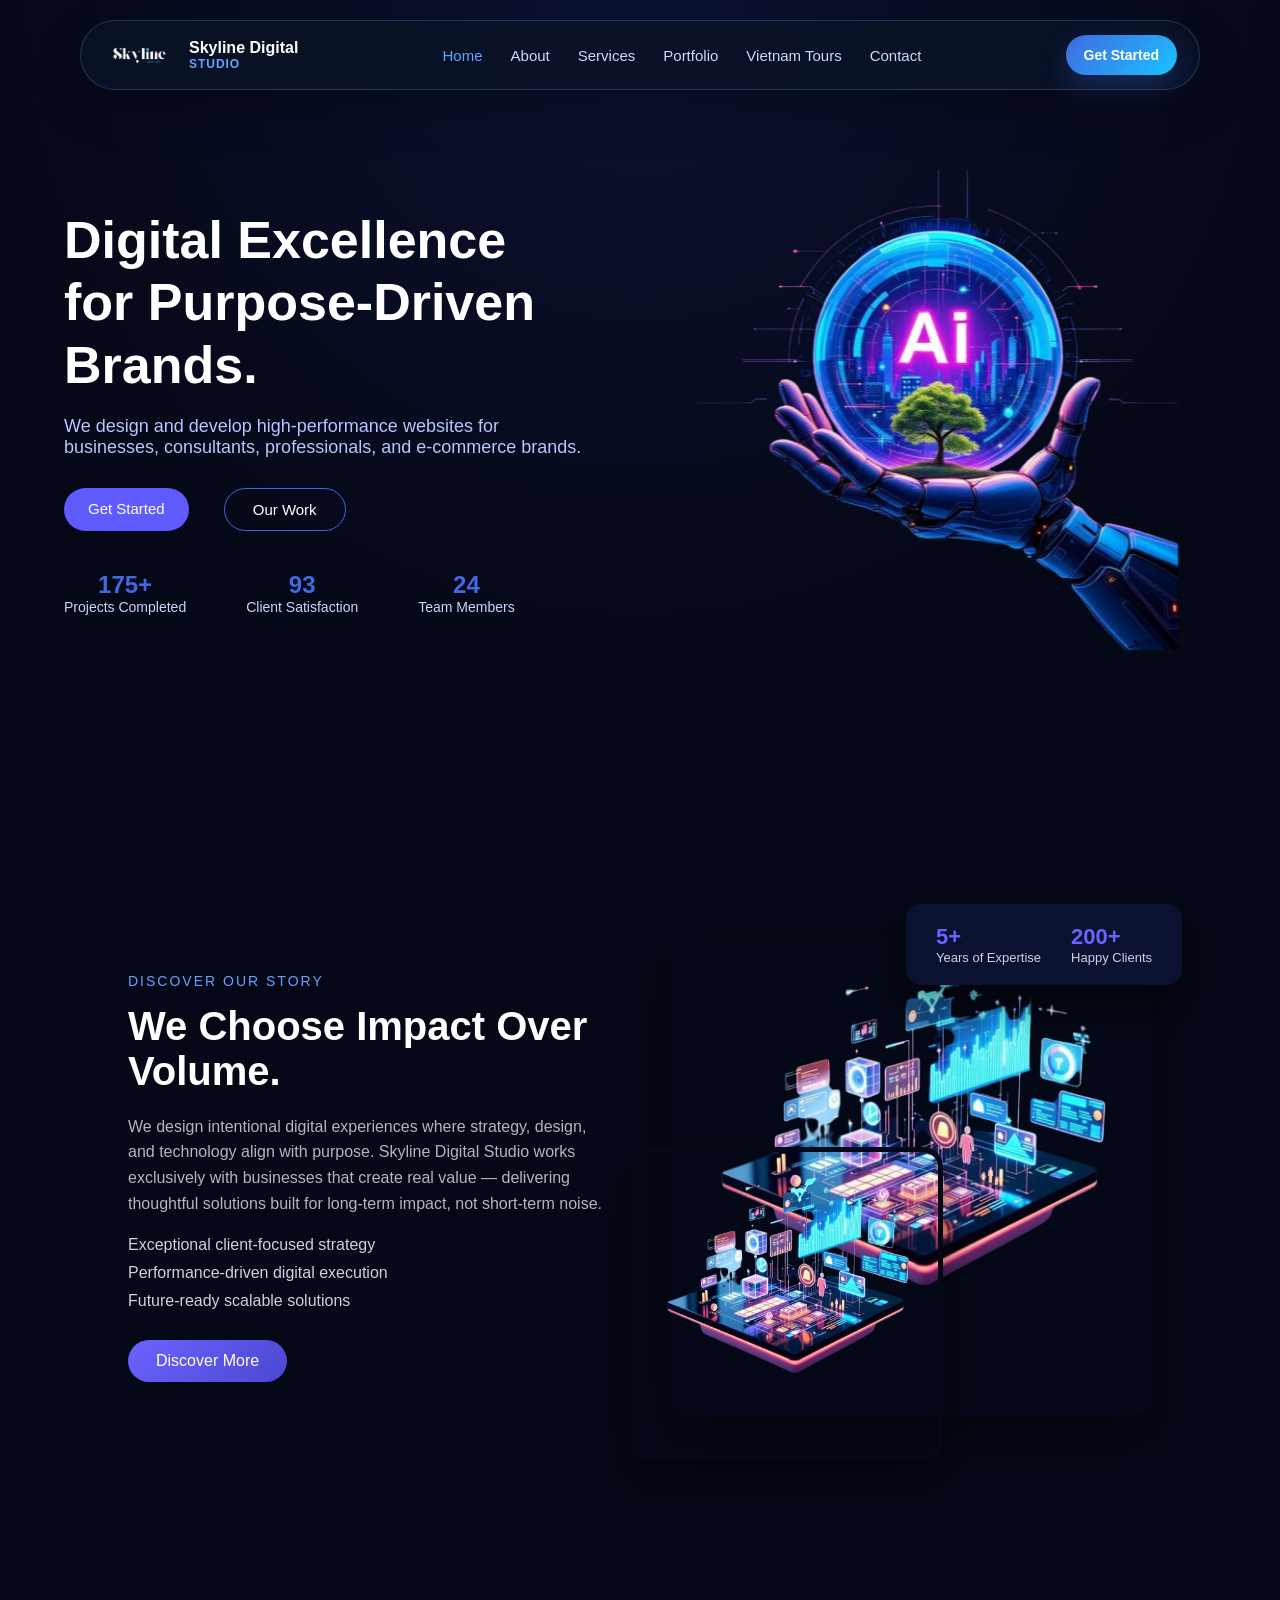
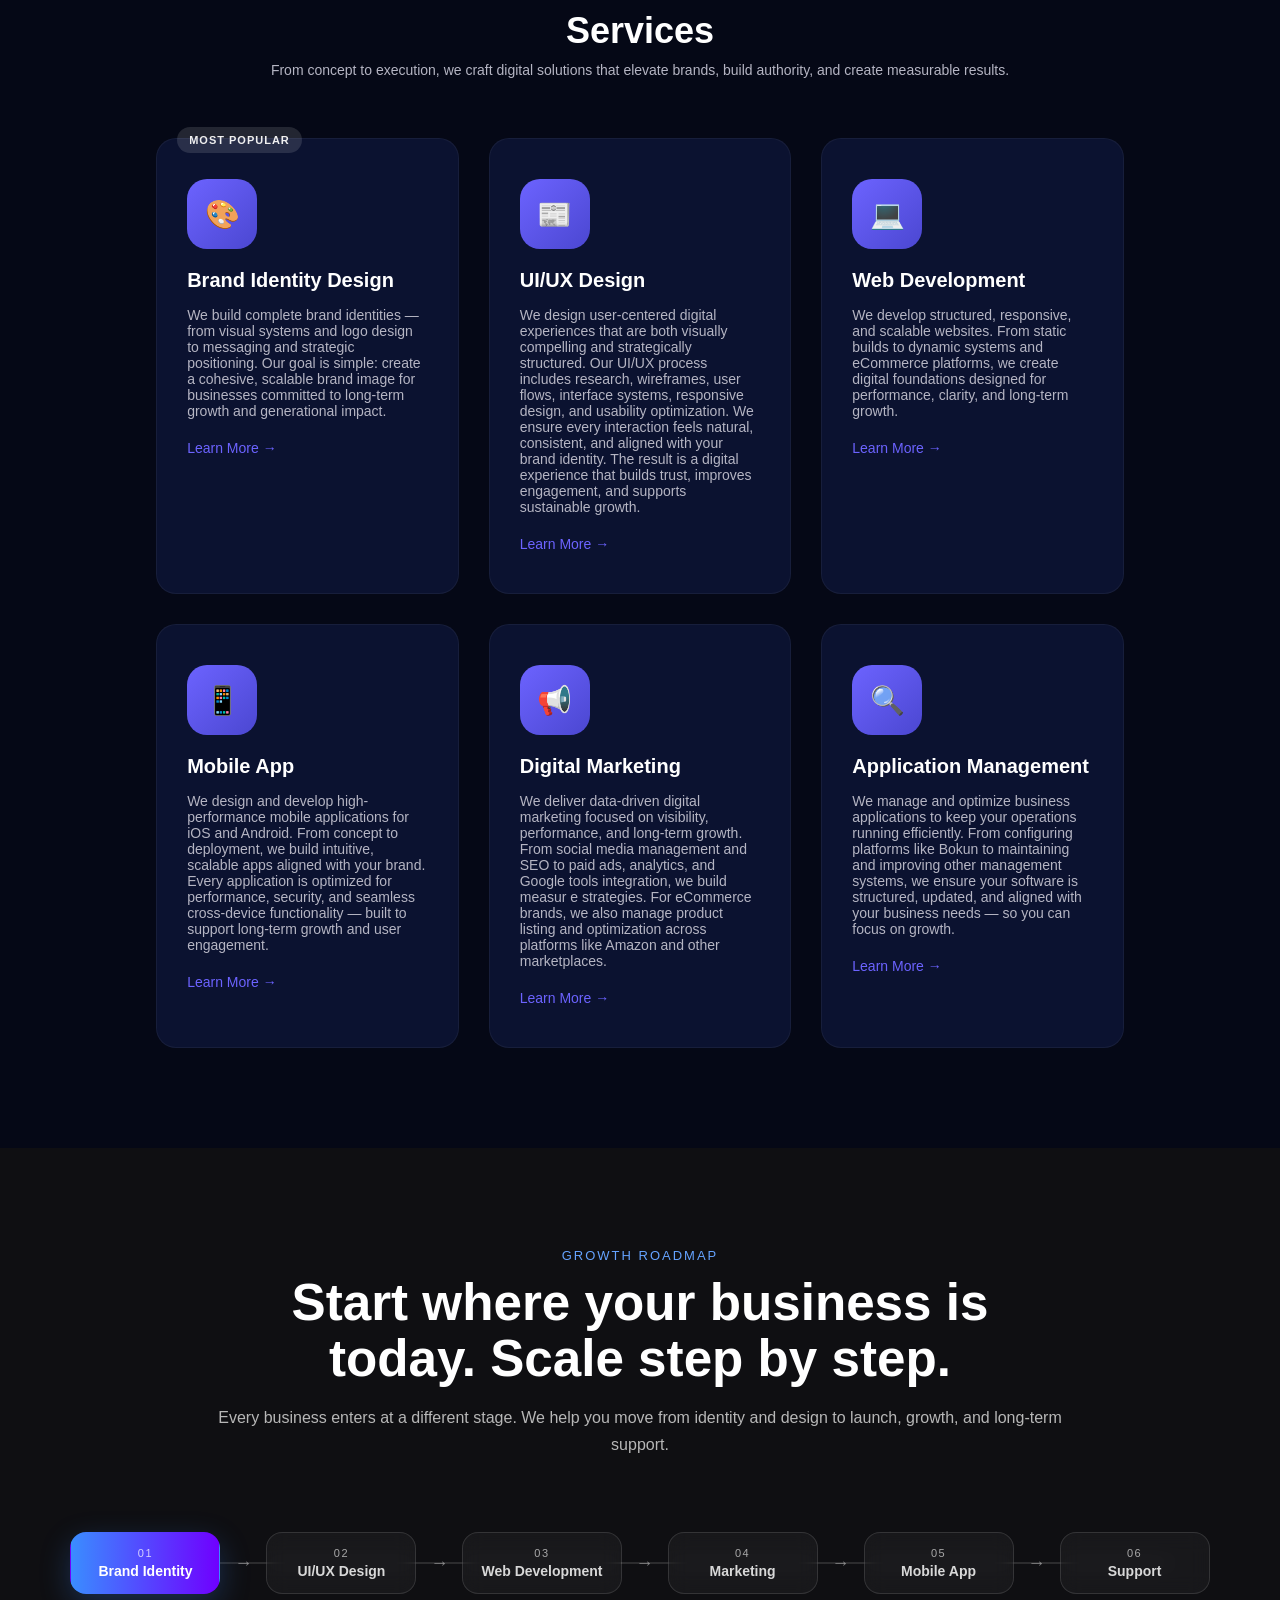
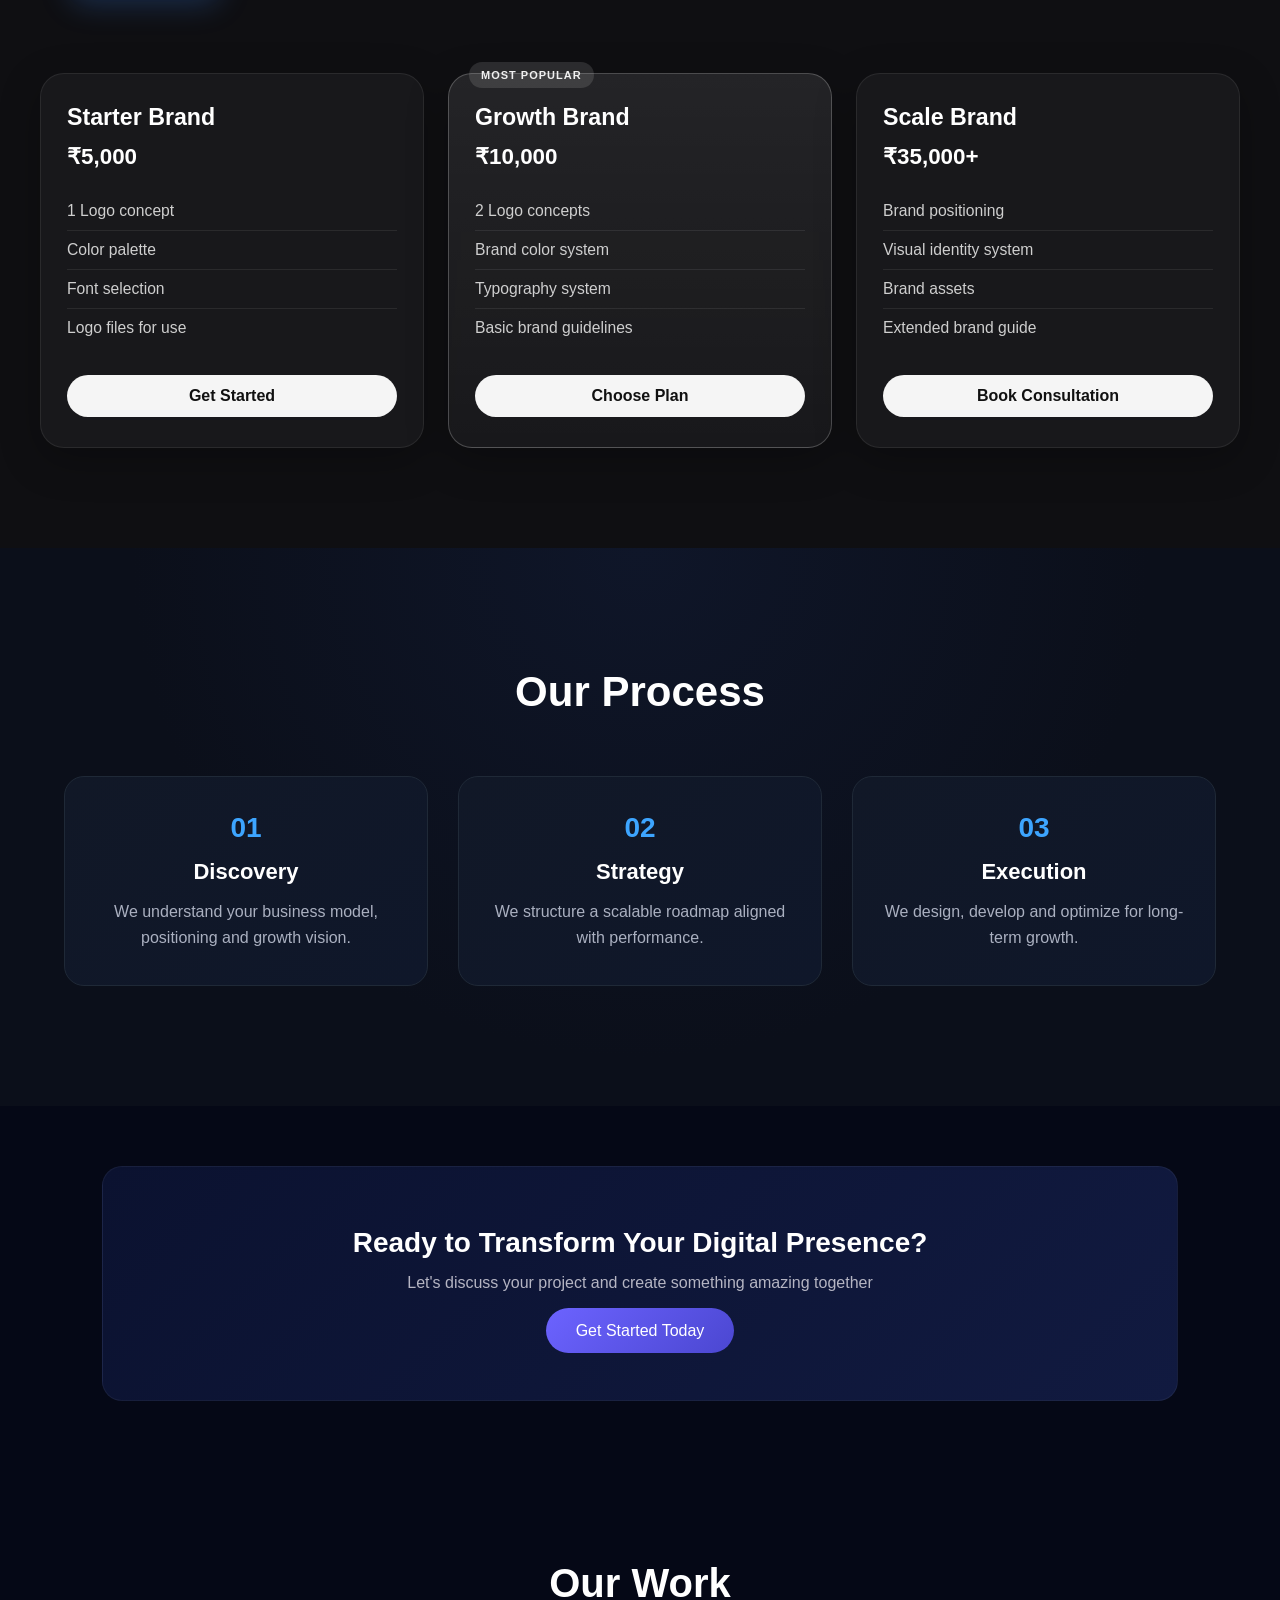
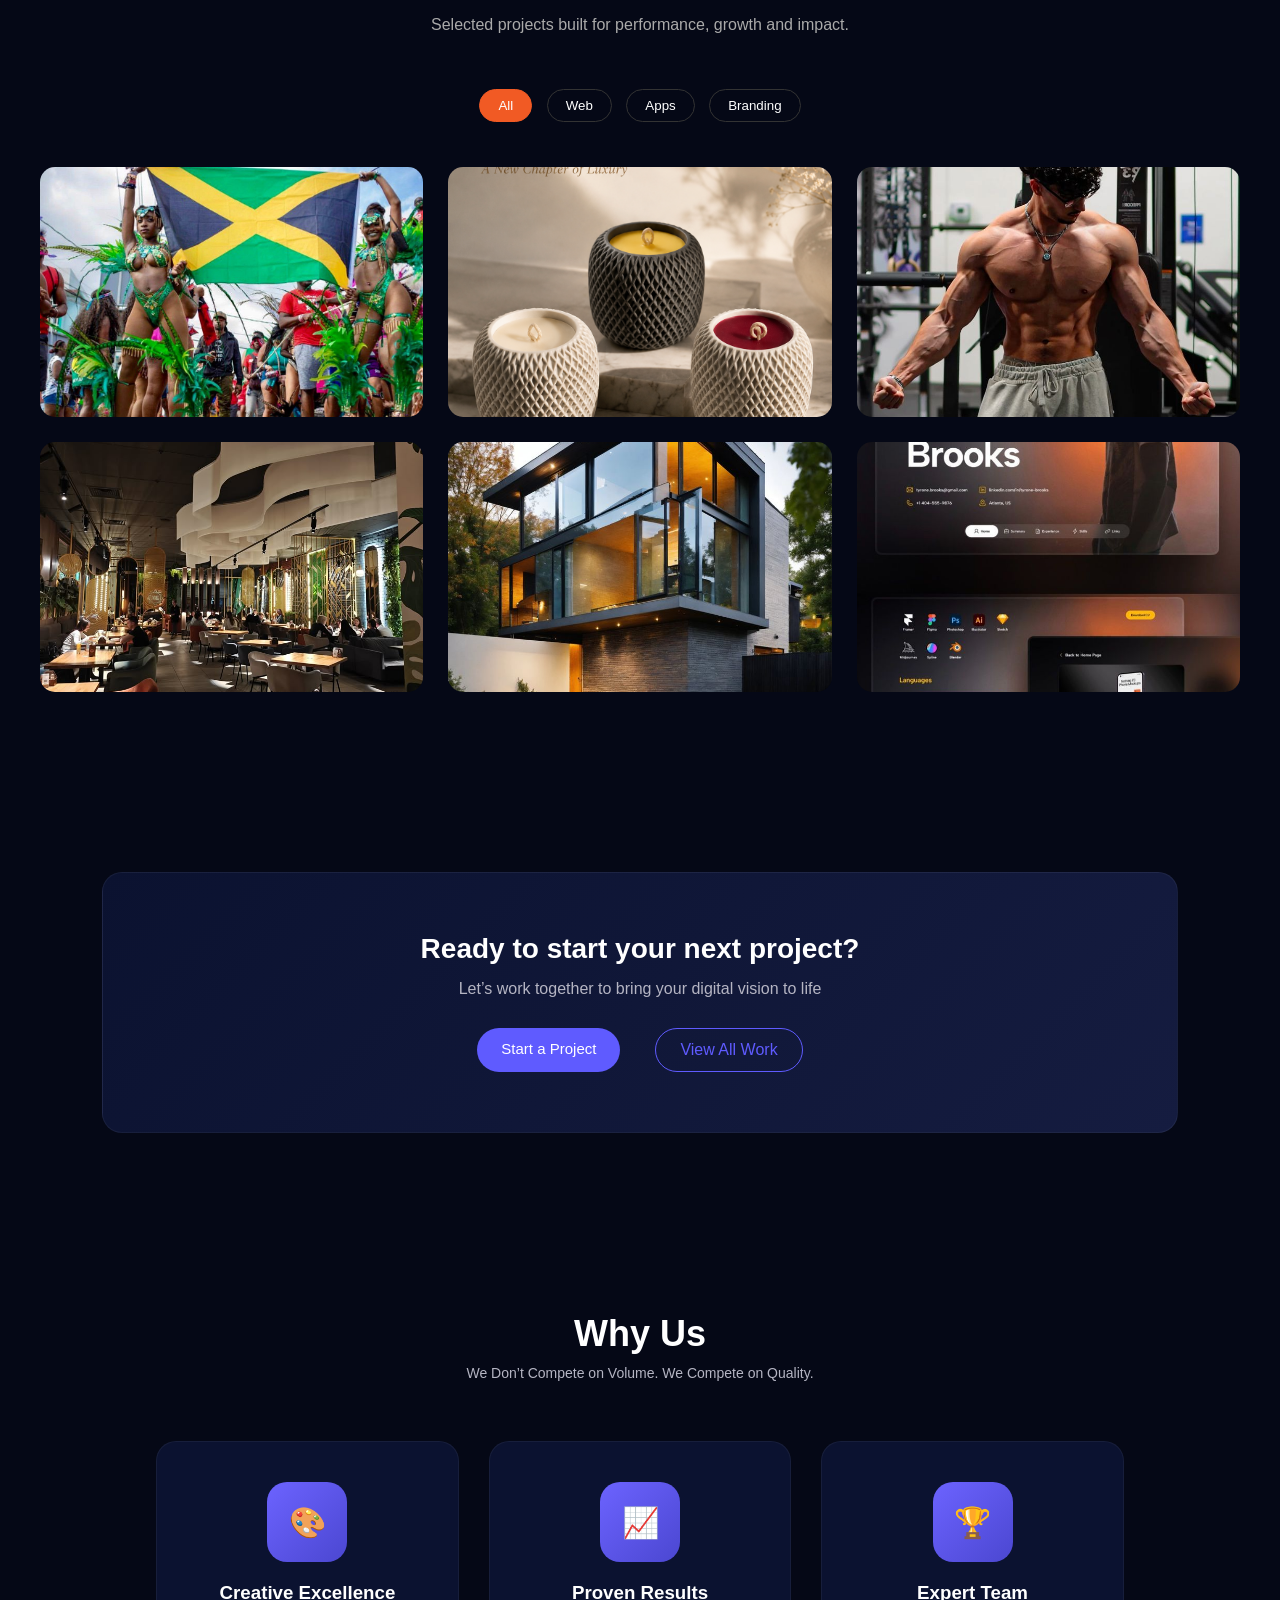
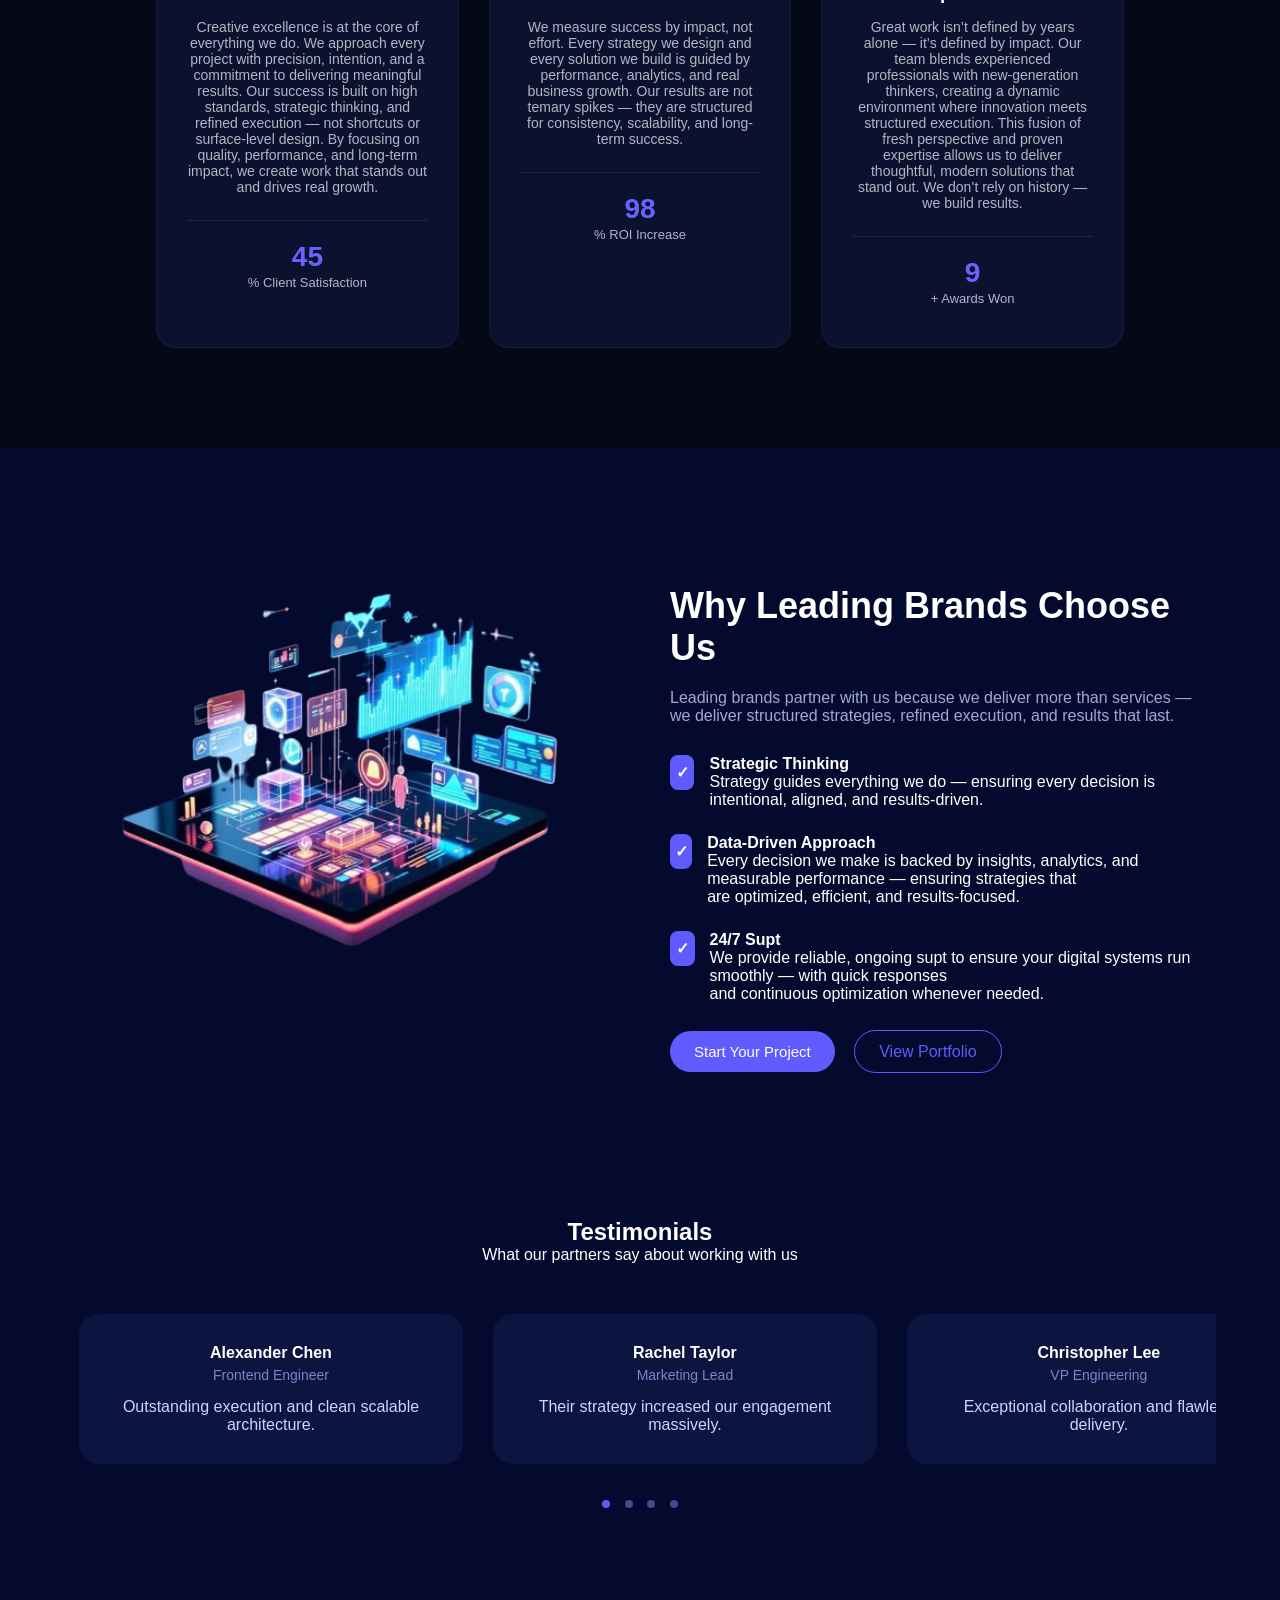
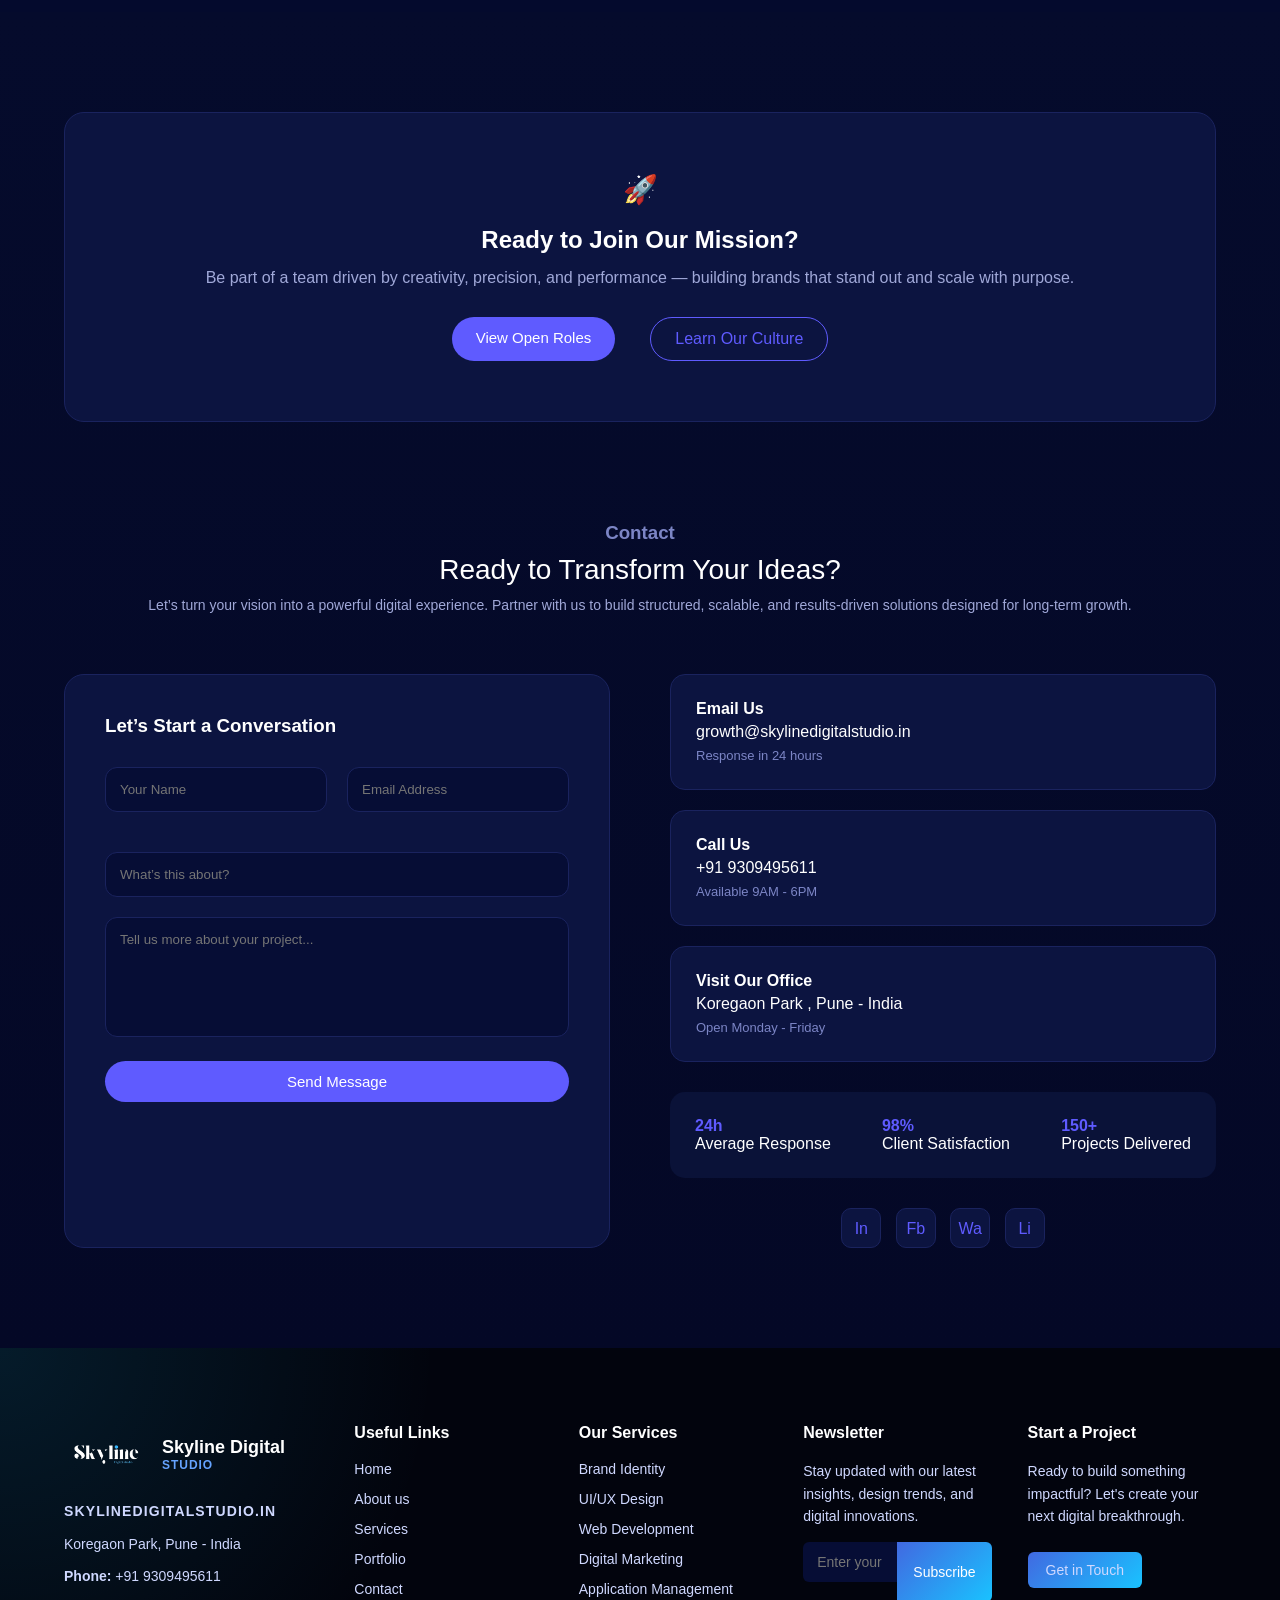
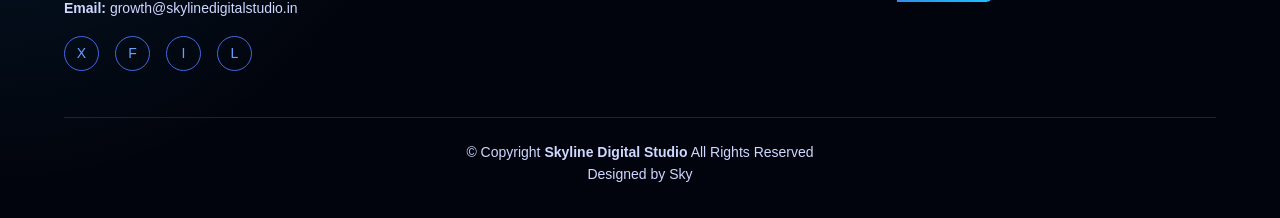
<file: index.html>
<!DOCTYPE html>
<html lang="en">
<head>
    <meta charset="UTF-8">
    
    <meta name="viewport" content="width=device-width, initial-scale=1.0">
    <title>Skyline Digital Studio | Digital Strategy, Design & Development</title>
    <meta name="description" content="Skylinef Digital Studio builds brand identity, UI/UX, websites, applications, and digital growth systems for purpose-driven businesses.">
    
    <link rel="stylesheet" href="css/style.css">
    <link rel="stylesheet" href="css/layout.css">

       <script async src="https://www.googletagmanager.com/gtag/js?id=G-9115CDZFJK"></script>
<script>
window.dataLayer = window.dataLayer || [];
function gtag(){dataLayer.push(arguments);}
gtag('js', new Date());
gtag('config', 'G-9115CDZFJK');
</script>
</head>
<body>
<div id="site-header"></div>

<!-- ===== Hero ===== -->

<section class="hero">
    <div class="hero-inner">

        <!-- LEFT -->
        <div class="hero-left">
            <h1 class="hero-title">Digital Excellence  <br>  for Purpose-Driven Brands.
</h1>

            <p class="hero-desc">
We design and develop high-performance websites for businesses,
consultants, professionals, and e-commerce brands.

            </p>

            <div class="hero-buttons">
                <a href="#contact" class="btn-primary">Get Started</a>
                <a href="portfolio.html" class="btn-secondary">Our Work</a>
            </div>

            <div class="hero-stats">
                <div class="stat">
                    <h2>175+</h2>
                    <p>Projects Completed</p>
                </div>
                <div class="stat">
                    <h2>93</h2>
                    <p>Client Satisfaction</p>
                </div>
                <div class="stat">
                    <h2>24</h2>
                    <p>Team Members</p>
                </div>
            </div>
        </div>

        <!-- RIGHT -->
        <div class="hero-right">
            <img src="images/bgg-removebg-preview.png" alt="Digital Brain">
        </div>

    </div>
</section>


<!-- ===== ABOUT SECTION ===== -->
<section  id="about"  class="about-section">

    <div class="about-container">

        <!-- LEFT -->
        <div class="about-left reveal">
            <span class="about-tag">DISCOVER OUR STORY</span>

            <h2 class="about-title">
                We Choose Impact Over Volume.

            </h2>

            <p class="about-description">
                We design intentional digital experiences where strategy, design, and technology align with purpose. Skyline Digital Studio works exclusively with businesses that create real value — delivering thoughtful solutions built for long-term impact, not short-term noise.

            </p>

            <ul class="about-list">
                <li>Exceptional client-focused strategy</li>
                <li>Performance-driven digital execution</li>
                <li>Future-ready scalable solutions</li>
            </ul>

            <a href="About.html" class="about-btn">Discover More</a>
        </div>

        <!-- RIGHT -->
        <div class="about-right reveal">

            <div class="image-wrapper">

                <img src="images/images_sky-removebg-preview.png" class="img-main" alt="">
                <img src="images/images_sky-removebg-preview.png" class="img-small" alt="">

                <div class="stats-card">
                    <div>
                        <h3>5+</h3>
                        <p>Years of Expertise</p>
                    </div>
                    <div>
                        <h3>200+</h3>
                        <p>Happy Clients</p>
                    </div>
                </div>

            </div>

        </div>

    </div>

</section>



<!-- ===== ABOUT SECTION ===== -->


<section  id="services" class="services-section">

    <div class="container">

        <div class="services-header">
            <h2>Services</h2>
            <p>From concept to execution, we craft digital solutions that elevate brands, build authority, and create measurable results.</p>
        </div>

        <div class="services-grid">

            <!-- CARD 1 -->
            <div class="service-card popular reveal-scale">
                <span class="badge">MOST POPULAR</span>
                <div class="icon-box">🎨</div>
                <h3>Brand Identity Design</h3>
                <p>We build complete brand identities — from visual systems and logo design to messaging and strategic positioning.

Our goal is simple: create a cohesive, scalable brand image for businesses committed to long-term growth and generational impact.
</p>
                <a href="services.html" class="learn-more">Learn More →</a>
            </div>

            <!-- CARD 2 -->
            <div class="service-card reveal-scale">
                <div class="icon-box">📰</div>
                <h3>UI/UX Design</h3>
                <p>We design user-centered digital experiences that are both visually compelling and strategically structured.

Our UI/UX process includes research, wireframes, user flows, interface systems, responsive design, and usability optimization. We ensure every interaction feels natural, consistent, and aligned with your brand identity.

The result is a digital experience that builds trust, improves engagement, and supports sustainable growth.
</p>
                <a href="services.html" class="learn-more">Learn More →</a>
            </div>

            <!-- CARD 3 -->
            <div class="service-card reveal-scale">
                <div class="icon-box">💻</div>
                <h3>Web Development</h3>
                <p>We develop structured, responsive, and scalable websites.

From static builds to dynamic systems and eCommerce platforms, we create digital foundations designed for performance, clarity, and long-term growth.
</p>
                <a href="services.html" class="learn-more">Learn More →</a>
            </div>

            <!-- CARD 4 -->
            <div class="service-card reveal-scale">
                <div class="icon-box">📱</div>
                <h3>Mobile App</h3>
                <p>We design and develop high-performance mobile applications for iOS and Android.

From concept to deployment, we build intuitive, scalable apps aligned with your brand. Every application is optimized for performance, security, and seamless cross-device functionality — built to support long-term growth and user engagement.

</p>
                <a href="services.html" class="learn-more">Learn More →</a>
            </div>

            <!-- CARD 5 -->
            <div class="service-card reveal-scale">
                <div class="icon-box">📢</div>
                <h3>Digital Marketing</h3>
                <p>We deliver data-driven digital marketing focused on visibility, performance, and long-term growth.

From social media management and SEO to paid ads, analytics, and Google tools integration, we build measur e strategies. For eCommerce brands, we also manage product listing and optimization across platforms like Amazon and other marketplaces.

</p>
                <a href="services.html" class="learn-more">Learn More →</a>
            </div>

            <!-- CARD 6 -->
            <div class="service-card reveal-scale">
                <div class="icon-box">🔍</div>
                <h3>Application Management </h3>
                <p>We manage and optimize business applications to keep your operations running efficiently.

From configuring platforms like Bokun to maintaining and improving other management systems, we ensure your software is structured, updated, and aligned with your business needs — so you can focus on growth.
</p>
                <a href="services.html" class="learn-more">Learn More →</a>
            </div>

        </div>

    </div>

</section>


    <!--growth road map / section -->

<section class="service-tabs-section">

  <div class="section-head">
    <p class="eyebrow">Growth Roadmap</p>
    <h2>Start where your business is today. Scale step by step.</h2>
    <p class="section-subtext">
      Every business enters at a different stage. We help you move from identity and design
      to launch, growth, and long-term support.
    </p>
  </div>

  <!-- ROADMAP TABS -->
  <div class="roadmap-tabs">
    <div class="roadmap-line">
      <span class="roadmap-line-fill"></span>
    </div>

    <button class="tab-btn active" data-tab="brand" data-step="1">
      <span class="step-no">01</span>
      <span class="step-label">Brand Identity</span>
    </button>

    <span class="road-arrow">→</span>

    <button class="tab-btn" data-tab="uiux" data-step="2">
      <span class="step-no">02</span>
      <span class="step-label">UI/UX Design</span>
    </button>

    <span class="road-arrow">→</span>

    <button class="tab-btn" data-tab="web" data-step="3">
      <span class="step-no">03</span>
      <span class="step-label">Web Development</span>
    </button>

    <span class="road-arrow">→</span>

    <button class="tab-btn" data-tab="marketing" data-step="4">
      <span class="step-no">04</span>
      <span class="step-label">Marketing</span>
    </button>

    <span class="road-arrow">→</span>

    <button class="tab-btn" data-tab="mobile" data-step="5">
      <span class="step-no">05</span>
      <span class="step-label">Mobile App</span>
    </button>

    <span class="road-arrow">→</span>

    <button class="tab-btn" data-tab="support" data-step="6">
      <span class="step-no">06</span>
      <span class="step-label">Support</span>
    </button>
  </div>

  <div class="tabs-content">

    <!-- BRAND -->
    <div class="tab-content active" id="brand">
      <div class="pricing-grid">

        <div class="pricing-card">
          <h3>Starter Brand</h3>
          <p class="price">₹5,000</p>
          <ul>
            <li>1 Logo concept</li>
            <li>Color palette</li>
            <li>Font selection</li>
            <li>Logo files for use</li>
          </ul>
          <a href="contact.html" class="price-btn">Get Started</a>
        </div>

        <div class="pricing-card popular"> 
          <span class="badge">Most Popular</span>
          <h3>Growth Brand</h3>
          <p class="price">₹10,000</p>
          <ul>
            <li>2 Logo concepts</li>
            <li>Brand color system</li>
            <li>Typography system</li>
            <li>Basic brand guidelines</li>
          </ul>
          <a href="contact.html" class="price-btn">Choose Plan</a>
        </div>

        <div class="pricing-card">
          <h3>Scale Brand</h3>
          <p class="price">₹35,000+</p>
          <ul>
            <li>Brand positioning</li>
            <li>Visual identity system</li>
            <li>Brand assets</li>
            <li>Extended brand guide</li>
          </ul>
          <a href="contact.html" class="price-btn">Book Consultation</a>
        </div>

      </div>
    </div>

    <!-- UI/UX -->
    <div class="tab-content" id="uiux">
      <div class="pricing-grid">

        <div class="pricing-card">
          <h3>Starter UI</h3>
          <p class="price">₹10,000</p>
          <ul>
            <li>3-page design</li>
            <li>Basic wireframes</li>
            <li>Responsive layout</li>
            <li>Homepage concept</li>
          </ul>
          <a href="contact.html" class="price-btn">Get Started</a>
        </div>

        <div class="pricing-card popular">
          <span class="badge">Most Popular</span>
          <h3>Growth UI/UX</h3>
          <p class="price">₹20,000 </p>
          <ul>
            <li>5–7 page design</li>
            <li>Wireframes + structure</li>
            <li>Desktop + mobile design</li>
            <li>User flow planning</li>
          </ul>
          <a href="contact.html" class="price-btn">Choose Plan</a>
        </div>

        <div class="pricing-card">
          <h3>Scale UX</h3>
          <p class="price">₹40,000+</p>
          <ul>
            <li>Full design system</li>
            <li>Interactive prototype</li>
            <li>Advanced UX planning</li>
            <li>Developer-ready design</li>
          </ul>
          <a href="contact.html" class="price-btn">Book Consultation</a>
        </div>

      </div>
    </div>

    <!-- WEB -->
    <div class="tab-content" id="web">
      <div class="pricing-grid">

        <div class="pricing-card">
          <h3>Starter Site</h3>
          <p class="price">₹15,000</p>
          <ul>
            <li>3–4 page website</li>
            <li>Static website build</li>
            <li>Contact form</li>
            <li>WhatsApp integration</li>
          </ul>
          <a href="contact.html" class="price-btn">Get Started</a>
        </div>

        <div class="pricing-card popular">
          <span class="badge">Most Popular</span>
          <h3>Business Website</h3>
          <p class="price">₹20,000 </p>
          <ul>
            <li>5–8 pages</li>
            <li>SEO-ready structure</li>
            <li>Blog section</li>
            <li>Analytics setup</li>
          </ul>
          <a href="contact.html" class="price-btn">Choose Plan</a>
        </div>

        <div class="pricing-card">
          <h3>Dynamic Website</h3>
          <p class="price">₹40,000+</p>
          <ul>
            <li>CMS or dashboard</li>
            <li>Dynamic content system</li>
            <li>Booking or store setup</li>
            <li>Custom integrations</li>
          </ul>
          <a href="contact.html" class="price-btn">Book Consultation</a>
        </div>

      </div>
    </div>

    <!-- MARKETING -->
    <div class="tab-content" id="marketing">
      <div class="pricing-grid">

        <div class="pricing-card">
          <h3>Starter Social</h3>
          <p class="price">₹8,000 </p>
          <ul>
            <li>8 posts monthly</li>
            <li>Caption writing</li>
            <li>Basic content planning</li>
            <li>Profile management</li>
          </ul>
          <a href="contact.html" class="price-btn">Get Started</a>
        </div>

        <div class="pricing-card popular">
          <span class="badge">Most Popular</span>
          <h3>Growth Marketing</h3>
          <p class="price">₹18,000/mo</p>
          <ul>
            <li>12–16 posts monthly</li>
            <li>Reels support</li>
            <li>Multi-platform posting</li>
            <li>Engagement handling</li>
          </ul>
          <a href="contact.html" class="price-btn">Choose Plan</a>
        </div>

        <div class="pricing-card">
          <h3>Scale Marketing</h3>
          <p class="price">₹30,000+/mo</p>
          <ul>
            <li>Lead generation support</li>
            <li>Ad campaign support</li>
            <li>Monthly reporting</li>
            <li>Growth strategy inputs</li>
          </ul>
          <a href="contact.html" class="price-btn">Book Consultation</a>
        </div>

      </div>
    </div>

    <!-- MOBILE -->
    <div class="tab-content" id="mobile">
      <div class="pricing-grid">

        <div class="pricing-card">
          <h3>Starter App</h3>
          <p class="price">₹80,000 – ₹1,50,000</p>
          <ul>
            <li>Basic business app</li>
            <li>Core screen development</li>
            <li>Android-first build</li>
            <li>Basic API connection</li>
          </ul>
          <a href="contact.html" class="price-btn">Get Started</a>
        </div>

        <div class="pricing-card popular">
          <span class="badge">Most Popular</span>
          <h3>Business App</h3>
          <p class="price">₹2,00,000 – ₹4,00,000</p>
          <ul>
            <li>Android + iOS app</li>
            <li>User login system</li>
            <li>Admin panel</li>
            <li>Payment integration</li>
          </ul>
          <a href="contact.html" class="price-btn">Choose Plan</a>
        </div>

        <div class="pricing-card">
          <h3>Scale App</h3>
          <p class="price">₹5,00,000+</p>
          <ul>
            <li>Custom backend</li>
            <li>Advanced feature planning</li>
            <li>Business-specific workflows</li>
            <li>Scalable setup</li>
          </ul>
          <a href="contact.html" class="price-btn">Book Consultation</a>
        </div>

      </div>
    </div>

    <!-- SUPPORT -->
    <div class="tab-content" id="support">
      <div class="pricing-grid">

        <div class="pricing-card">
          <h3>Basic Support</h3>
          <p class="price">₹8,000 – ₹15,000/mo</p>
          <ul>
            <li>Bug fixes</li>
            <li>Routine updates</li>
            <li>Basic maintenance</li>
            <li>Monthly checks</li>
          </ul>
          <a href="contact.html" class="price-btn">Get Started</a>
        </div>

        <div class="pricing-card popular">
          <span class="badge">Most Popular</span>
          <h3>Growth Support</h3>
          <p class="price">₹20,000 – ₹40,000/mo</p>
          <ul>
            <li>Feature improvements</li>
            <li>Priority support</li>
            <li>Performance updates</li>
            <li>Monitoring support</li>
          </ul>
          <a href="contact.html" class="price-btn">Choose Plan</a>
        </div>

        <div class="pricing-card">
          <h3>Scale Support</h3>
          <p class="price">₹60,000+/mo</p>
          <ul>
            <li>Dedicated tech support</li>
            <li>Long-term maintenance</li>
            <li>Technical oversight</li>
            <li>Scaling support</li>
          </ul>
          <a href="contact.html" class="price-btn">Book Consultation</a>
        </div>

      </div>
    </div>

  </div>
</section>


<!-- PROCESS SECTION -->

    
<section class="process-section">
    <div class="container">
        <h2>Our Process</h2>
        <div class="process-grid">
            <div class="process-step">
                <span>01</span>
                <h4>Discovery</h4>
                <p>We understand your business model, positioning and growth vision.</p>
            </div>
            <div class="process-step">
                <span>02</span>
                <h4>Strategy</h4>
                <p>We structure a scalable roadmap aligned with performance.</p>
            </div>
            <div class="process-step">
                <span>03</span>
                <h4>Execution</h4>
                <p>We design, develop and optimize for long-term growth.</p>
            </div>
        </div>
    </div>
</section>


<!-- ================= CTA SECTION ================= -->
<section class="cta-section">
    <div class="cta-box">
        <h2>Ready to Transform Your Digital Presence?</h2>
        <p>Let's discuss your project and create something amazing together</p>
        <a href="#contact-us" class="cta-btn">Get Started Today</a>
    </div>
</section>


 <!-- PROJECT GRID 11112321321321231231321 -->

<section class="featured-work">

  <div class="fw-container">

    <div class="fw-header">
      <h2>Our Work</h2>
      <p>Selected projects built for performance, growth and impact.</p>
    </div>

    <!-- FILTERS -->
    <div class="fw-filters">
      <button class="fw-btn active" data-filter="all">All</button>
      <button class="fw-btn" data-filter="web">Web</button>
      <button class="fw-btn" data-filter="app">Apps</button>
      <button class="fw-btn" data-filter="branding">Branding</button>
    </div>

    <!-- GRID -->
    <div class="fw-grid">

      <!-- CARD -->
    <a href="https://pajerovacationandtours.com/" target="_blank" class="fw-card" data-category="web">
  <img src="images/pajero cover.jpg">
  <div class="fw-overlay">
    <h3>Pajero Tours</h3>
    <p>Travel Website</p>
  </div>
</a>

   <a href="https://aromedebougie.in/" target="_blank" class="fw-card" data-category="web">
  <img src="images/newchap.png">
  <div class="fw-overlay">
    <h3>Arome de Bougie</h3>
    <p>luxury Home Decor</p>
  </div>
</a>

      <a href="https://eliteaesthetics.life/" target="_blank" class="fw-card" data-category="web">
  <img src="images/bodybuilder.jpg">
  <div class="fw-overlay">
    <h3>Elite Aesthetics</h3>
    <p>Fitness & Lifestyle </p>
  </div>
</a>

      <a href=" target="_blank" class="fw-card" data-category="web">
  <img src="images/Hotels.jpg">
  <div class="fw-overlay">
    <h3>Restrauts and Cafes </h3>
    <p>Coming Soon </p>
  </div>
</a>

       <a href="" target="_blank" class="fw-card" data-category="web">
  <img src="images/real estate.jpg">
  <div class="fw-overlay">
    <h3>Cominng Soon </h3>
    <p>Real Estate</p>
  </div>
</a>

       <a href="" target="_blank" class="fw-card" data-category="web">
  <img src="images/portfolioscreenshot.jpg">
  <div class="fw-overlay">
    <h3>Portfoloi</h3>
    <p>Travel Website</p>
  </div>
</a>

    </div>

  </div>

</section>






<!-- ================= SECOND CTA ================= -->
<section class="cta-section-alt">
    <div class="cta-box-alt">
        <h2>Ready to start your next project?</h2>
        <p>Let’s work together to bring your digital vision to life</p>

        <div class="cta-buttons">
            <a href="#contact" class="btn-primary">Start a Project</a>
            <a href="portfolio.html" class="btn-outline">View All Work</a>
        </div>
    </div>
</section>


<!-- ================= WHY US SECTION ================= -->
<section class="why-section">

    <div class="container">

        <div class="why-header">
            <h2>Why Us</h2>
            <p>We Don’t Compete on Volume. We Compete on Quality.</p>
        </div>

        <div class="why-grid">

            <div class="why-card">
                <div class="why-icon">🎨</div>
                <h3>Creative Excellence</h3>
                <p>
                    Creative excellence is at the core of everything we do.

We approach every project with precision, intention, and a commitment to delivering meaningful results. Our success is built on high standards, strategic thinking, and refined execution — not shortcuts or surface-level design.

By focusing on quality, performance, and long-term impact, we create work that stands out and drives real growth.

                </p>
                <div class="why-divider"></div>
                <div class="why-stat">
                    <h4 data-target="93">0</h4>
                    <span>% Client Satisfaction</span>
                </div>
            </div>

            <div class="why-card">
                <div class="why-icon">📈</div>
                <h3>Proven Results</h3>
                <p>
                   We measure success by impact, not effort.

Every strategy we design and every solution we build is guided by performance, analytics, and real business growth. Our results are not temary spikes — they are structured for consistency, scalability, and long-term success.

                </p>
                <div class="why-divider"></div>
                <div class="why-stat">
                    <h4 data-target="200">0</h4>
                    <span>% ROI Increase</span>
                </div>
            </div>

            <div class="why-card">
                <div class="why-icon">🏆</div>
                <h3>Expert Team</h3>
                <p>
                    Great work isn’t defined by years alone — it’s defined by impact.

Our team blends experienced professionals with new-generation thinkers, creating a dynamic environment where innovation meets structured execution. This fusion of fresh perspective and proven expertise allows us to deliver thoughtful, modern solutions that stand out.

We don’t rely on history — we build results.

                </p>
                <div class="why-divider"></div>
                <div class="why-stat">
                    <h4 data-target="20">0</h4>
                    <span>+ Awards Won</span>
                </div>
            </div>

        </div>

    </div>

</section>

<section class="why-testimonial-section">

  <div class="boxed-container">

    <!-- WHY SECTION -->
    <div class="why-box">

      <div class="why-left">
        <img src="images/images_sky-removebg-preview.png" alt="Why Choose Us">
      </div>

      <div class="why-right">
        <h2>Why Leading Brands Choose Us</h2>
        <p class="why-desc">
         Leading brands partner with us because we deliver more than services — we deliver structured strategies, refined execution, and results that last.

        </p>

        <div class="why-list">

          <div class="why-item">
            <div class="check-icon">✓</div>
            <div>
              <h4>Strategic Thinking</h4>
              <p>Strategy guides everything we do — ensuring every decision is intentional, aligned, and results-driven.
</p>
            </div>
          </div>

          <div class="why-item">
            <div class="check-icon">✓</div>
            <div>
              <h4>Data-Driven Approach</h4>
              <p>Every decision we make is backed by insights, analytics, and measurable performance — ensuring strategies that <br>are optimized, efficient, and results-focused.

</p>
            </div>
          </div>

          <div class="why-item">
            <div class="check-icon">✓</div>
            <div>
              <h4>24/7 Supt</h4>
              <p>We provide reliable, ongoing supt to ensure your digital systems run smoothly — with quick responses <br> and continuous optimization whenever needed.
</p>
            </div>
          </div>

        </div>

        <div class="why-buttons">
          <a href="#contact" class="btn-primary">Start Your Project</a>
          <a href="portfolio.html" class="btn-outline">View Portfolio</a>
        </div>
      </div>

    </div>

    <div class="testimonial-box">

  <div class="testimonial-heading">
    <h2>Testimonials</h2>
    <p>What our partners say about working with us</p>
  </div>

  <div class="testimonial-slider">

    <div class="testimonial-track">

      <div class="testimonial-card">
        <h4>Alexander Chen</h4>
        <span>Frontend Engineer</span>
        <p>Outstanding execution and clean scalable architecture.</p>
      </div>

      <div class="testimonial-card">
        <h4>Rachel Taylor</h4>
        <span>Marketing Lead</span>
        <p>Their strategy increased our engagement massively.</p>
      </div>

      <div class="testimonial-card">
        <h4>Christopher Lee</h4>
        <span>VP Engineering</span>
        <p>Exceptional collaboration and flawless delivery.</p>
      </div>

      <div class="testimonial-card">
        <h4>Daniel Moore</h4>
        <span>Founder</span>
        <p>Professional team with strong technical clarity.</p>
      </div>

    </div>

  </div>

  <div class="dots">
    <span class="active" data-index="0"></span>
    <span data-index="1"></span>
    <span data-index="2"></span>
    <span data-index="3"></span>
  </div>

</div>


  </div>
</section>




<section class="contact-section">

  <div class="boxed-container">

    <!-- ===== TOP CTA CARD ===== -->

    <div class="cta-card">
      <div class="cta-icon">🚀</div>
      <h2>Ready to Join Our Mission?</h2>
      <p>
      Be part of a team driven by creativity, precision, and performance — building brands that stand out and scale with purpose.
      </p>

      <div class="cta-buttons">
        <a href="contact.html" class="btn-primary">View Open Roles</a>
        <a href="About.html" class="btn-outline">Learn Our Culture</a>
      </div>
    </div>

    <!-- ===== CONTACT HEADER ===== -->

    <div id="contact" class="contact-header">
      <h3>Contact</h3>
      <p>Ready to Transform Your Ideas?</p>
      <span>
       Let’s turn your vision into a powerful digital experience. Partner with us to build structured, scalable, and results-driven solutions designed for long-term growth.
 
      </span>
    </div>

    <!-- ===== CONTACT CONTENT ===== -->

    <div id="contact-us"  class="contact-grid">

      <!-- LEFT FORM -->
      <div class="contact-form-card">
        <h3>Let’s Start a Conversation</h3>

        <form>
          <div class="form-row">
            <input type="text" placeholder="Your Name">
            <input type="email" placeholder="Email Address">
          </div>

          <input type="text" placeholder="What’s this about?">
          <textarea placeholder="Tell us more about your project..."></textarea>

          <button type="submit" class="btn-primary full-btn">
            Send Message
          </button>
        </form>
      </div>

      <!-- RIGHT INFO -->
      <div class="contact-info">

        <div class="info-card">
          <h4>Email Us</h4>
          <p>growth@skylinedigitalstudio.in</p>
          <span>Response in 24 hours</span>
        </div>

        <div class="info-card">
          <h4>Call Us</h4>
          <p>+91 9309495611</p>
          <span>Available 9AM - 6PM</span>
        </div>

        <div class="info-card">
          <h4>Visit Our Office</h4>
          <p>Koregaon Park , Pune - India </p>
          <span>Open Monday - Friday</span>
        </div>

        <div class="stats-bar">
          <div>
            <h4>24h</h4>
            <span>Average Response</span>
          </div>
          <div>
            <h4>98%</h4>
            <span>Client Satisfaction</span>
          </div>
          <div>
            <h4>150+</h4>
            <span>Projects Delivered</span>
          </div>
        </div>

        <div class="social-row">
          <a href="https://www.instagram.com/skylinedigitalstudio.in">In</a>
          <a href="contact.html">Fb</a>
          <a href="https://wa.me/919309495611">Wa</a>
          <a href="contact.html">Li</a>
        </div>

      </div>

    </div>

  </div>
</section>
<div id="site-footer"></div>

    <script src="js/layout.js"></script>
<script src="js/html.js"></script>


</body>
</html>
</file>
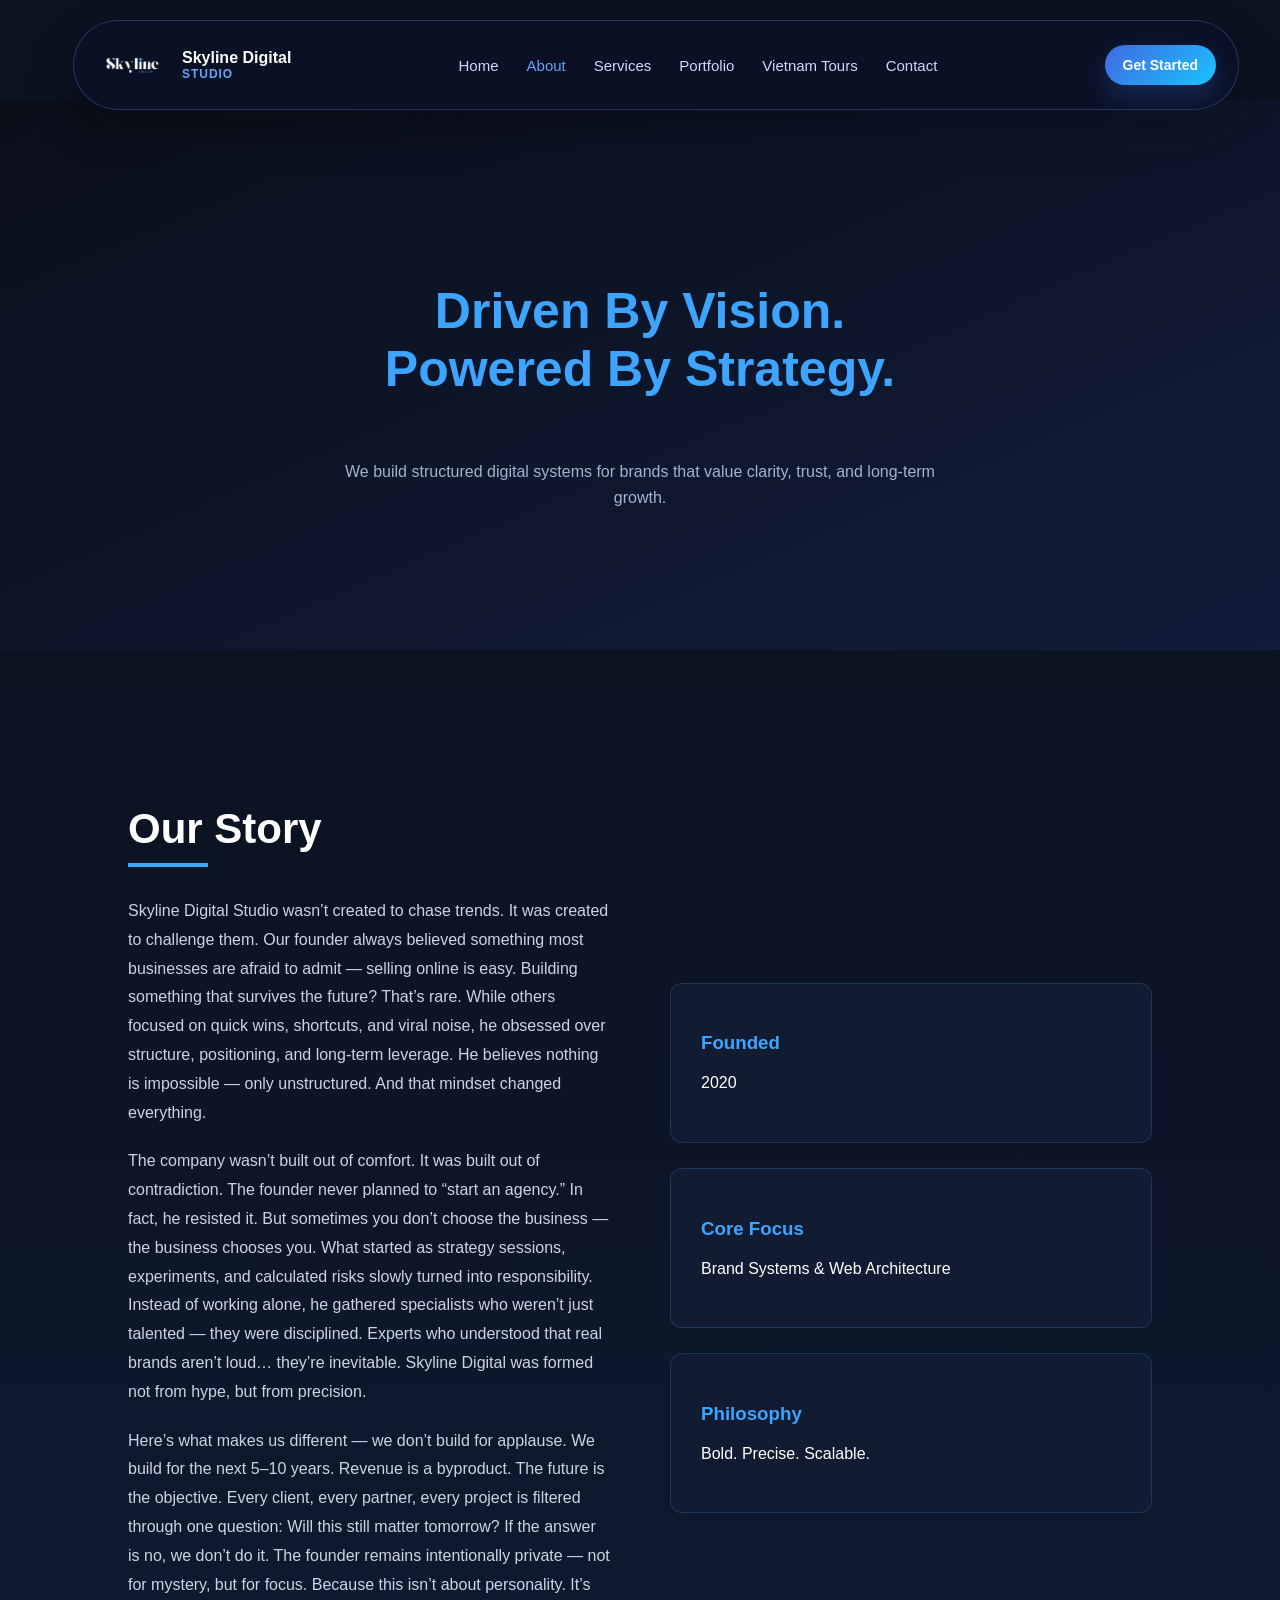
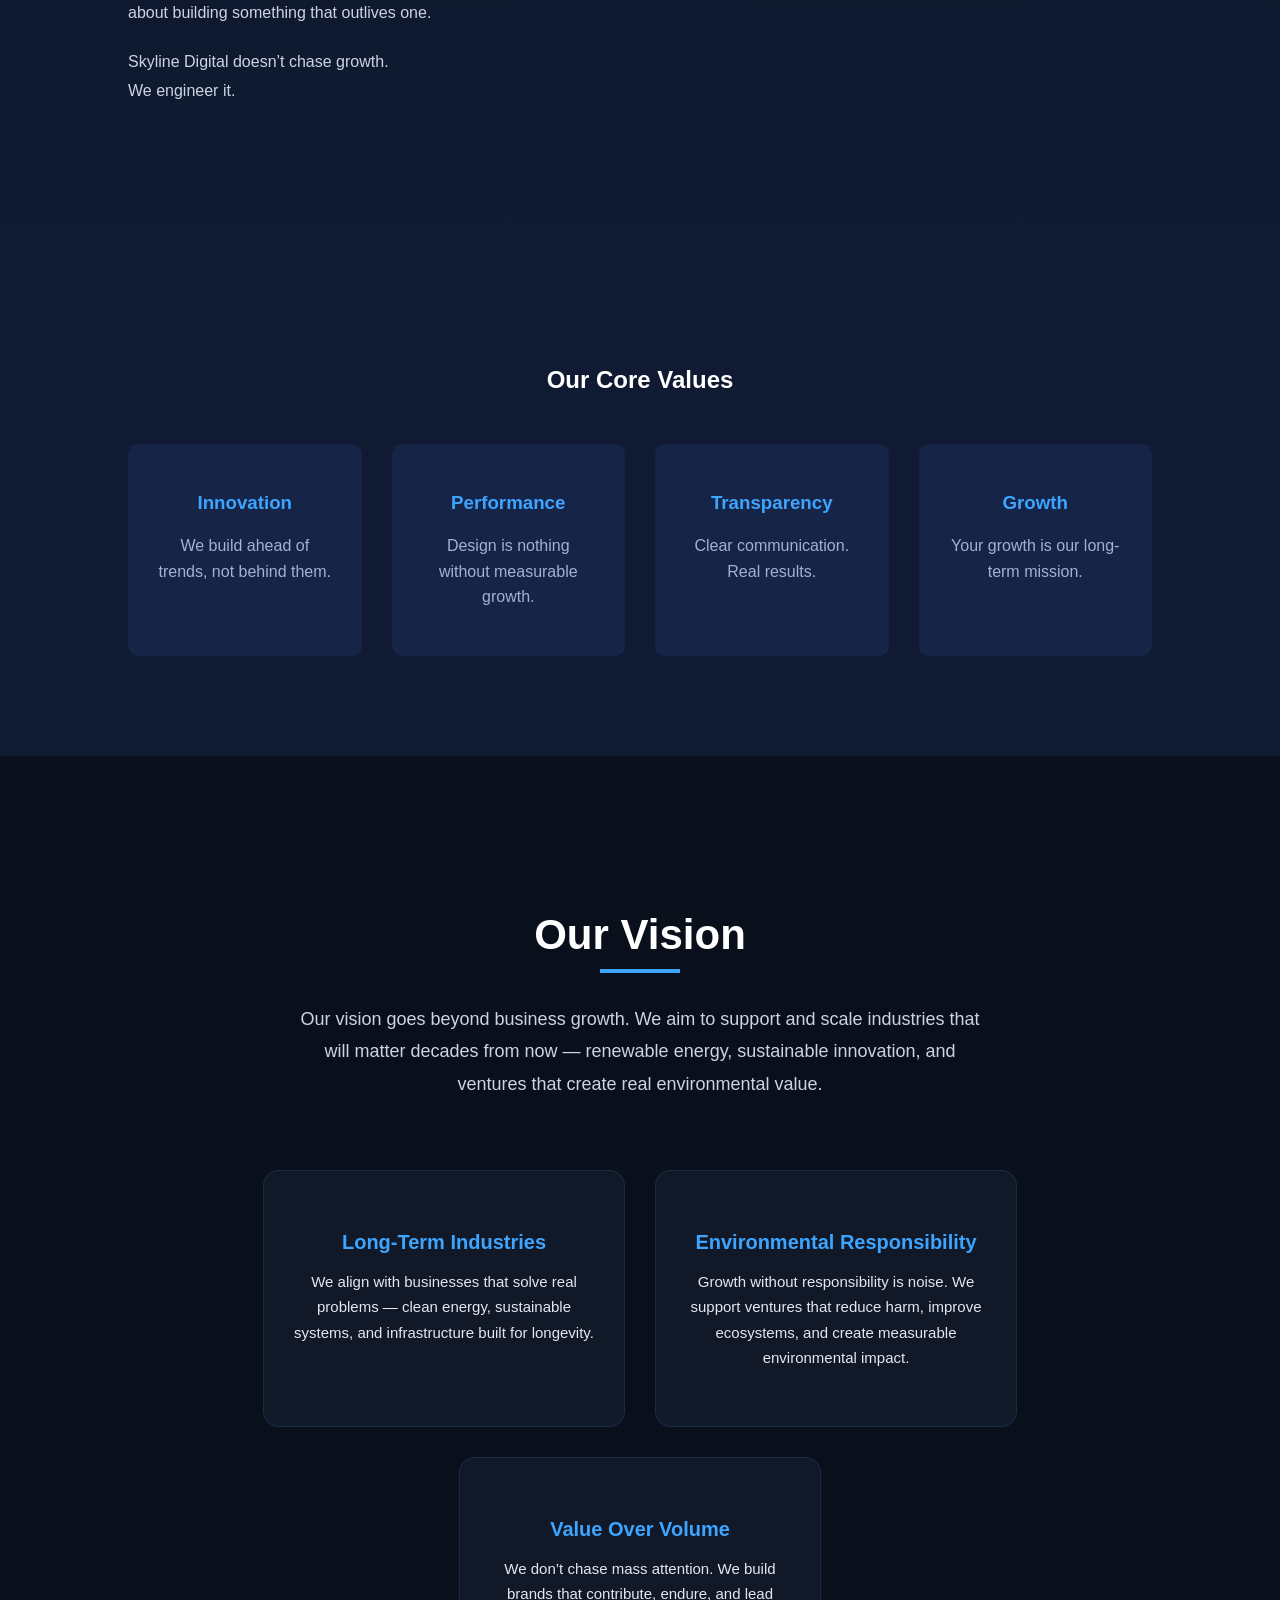
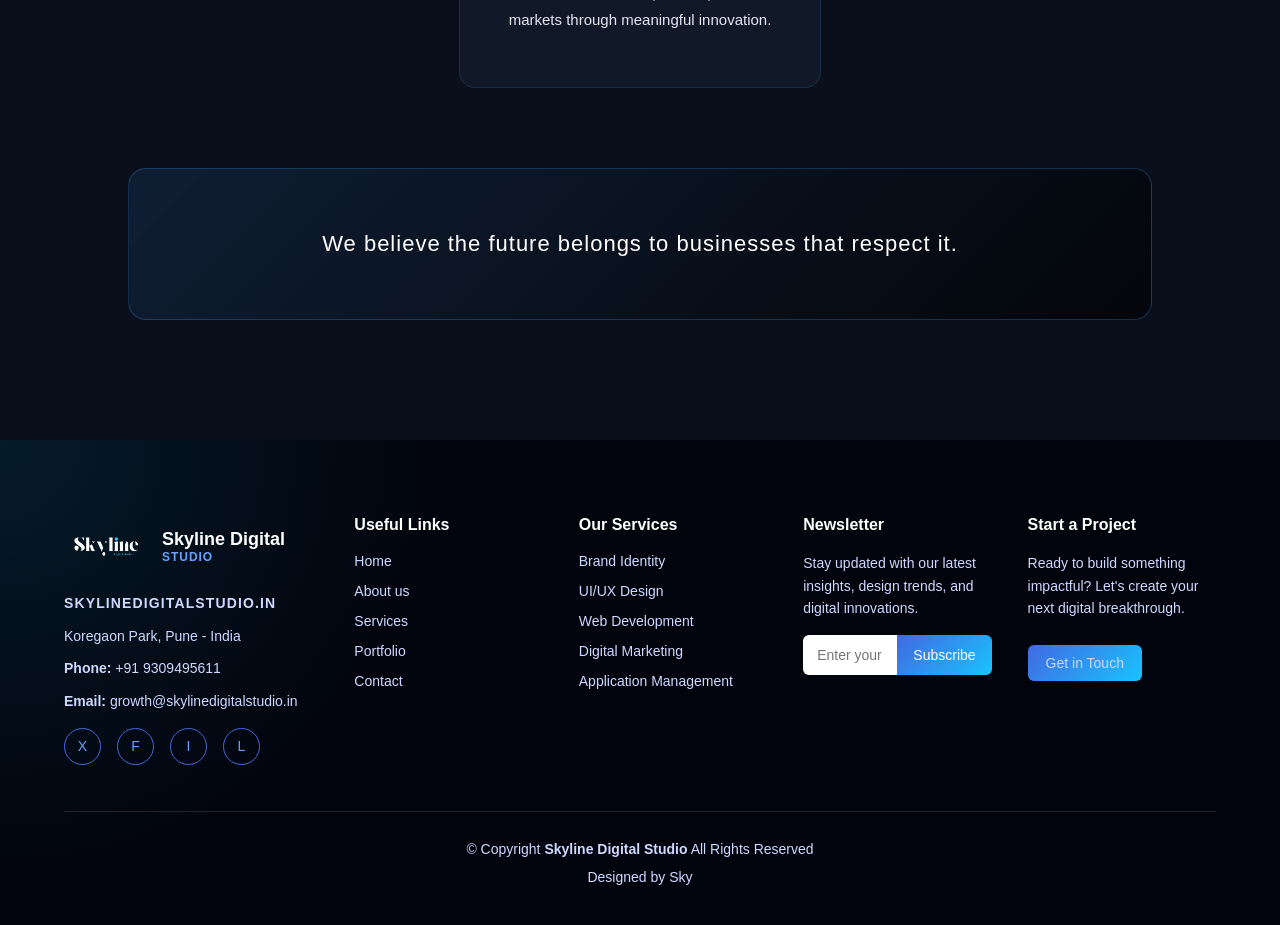
<file: About.html>
<!DOCTYPE html>
<html lang="en">
<head>
  <meta charset="UTF-8">
  <title>About Us | Skyline Digital Studio</title>
  <meta name="viewport" content="width=device-width, initial-scale=1.0">

   <meta name="description" content="Skyline Digital Studio builds high-performance digital systems designed for growth, authority, and market domination.">




  <script async src="https://www.googletagmanager.com/gtag/js?id=G-9115CDZFJK"></script>
<script>
window.dataLayer = window.dataLayer || [];
function gtag(){dataLayer.push(arguments);}
gtag('js', new Date());
gtag('config', 'G-9115CDZFJK');
</script>
 
    <link rel="stylesheet" href="css/about.css">
    <link rel="stylesheet" href="css/layout.css">
     
</head>
<body>
<div id="site-header"></div>

<!-- HERO SECTION -->
  <section class="about-hero">
    <h1>Driven By Vision.<br>Powered By Strategy.</h1>
    <p>We build structured digital systems for brands that value clarity, trust, and long-term growth. </p>
  </section>

  <!-- OUR STORY -->
 <section class="our-story">
  <div class="story-container">

    <div class="story-left">
      <h2 class="section-title">Our Story</h2>
      <div class="title-line"></div>

      <p>
       Skyline Digital Studio wasn’t created to chase trends. It was created to challenge them.
Our founder always believed something most businesses are afraid to admit — selling online is easy. 
Building something that survives the future? That’s rare. While others focused on quick wins, shortcuts, and viral noise, he obsessed over structure, positioning, and long-term leverage.
 He believes nothing is impossible — only unstructured. And that mindset changed everything.
      </p>

      <p>
        The company wasn’t built out of comfort. It was built out of contradiction. The founder never planned to “start an agency.” In fact, he resisted it. But sometimes you don’t choose the business — the business chooses you. What started as strategy sessions, experiments, and calculated risks slowly turned into responsibility. Instead of working alone, he gathered specialists who weren’t just talented — they were disciplined. 
        Experts who understood that real brands aren’t loud… they’re inevitable. Skyline Digital was formed not from hype, but from precision.
      </p>

      <p>
       Here’s what makes us different — we don’t build for applause. We build for the next 5–10 years. Revenue is a byproduct. The future is the objective. Every client, every partner, every project is filtered through one question: Will this still matter tomorrow? If the answer is no, we don’t do it. The founder remains intentionally private — not for mystery, but for focus. Because this isn’t about personality. It’s about building something that outlives one.


      </p>
      <p>
      Skyline Digital doesn’t chase growth.
      <br>
We engineer it.
</p>
    </div>

    <div class="story-right">
      <div class="story-card">
        <h3>Founded</h3>
        <p>2020</p>
      </div>

      <div class="story-card">
        <h3>Core Focus</h3>
        <p>Brand Systems & Web Architecture</p>
      </div>

      <div class="story-card">
        <h3>Philosophy</h3>
        <p>Bold. Precise. Scalable.</p>
      </div>
    </div>

  </div>
</section>

  <!-- CORE VALUES -->
  <section class="values-section">
    <h2>Our Core Values</h2>
    <div class="values-grid">
      <div class="value-card">
        <h3>Innovation</h3>
        <p>We build ahead of trends, not behind them.</p>
      </div>
      <div class="value-card">
        <h3>Performance</h3>
        <p>Design is nothing without measurable growth.</p>
      </div>
      <div class="value-card">
        <h3>Transparency</h3>
        <p>Clear communication. Real results.</p>
      </div>
      <div class="value-card">
        <h3>Growth</h3>
        <p>Your growth is our long-term mission.</p>
      </div>
    </div>
  </section>



  <!-- VISION -->
<section class="vision-section">
  <div class="vision-container">

    <h2 class="vision-title">Our Vision</h2>
    <div class="vision-line"></div>

    <p class="vision-intro">
      Our vision goes beyond business growth.  
      We aim to support and scale industries that will matter decades from now —
      renewable energy, sustainable innovation, and ventures that create real environmental value.
    </p>

    <div class="vision-grid">

      <div class="vision-card">
        <h3>Long-Term Industries</h3>
        <p>
          We align with businesses that solve real problems —
          clean energy, sustainable systems, and infrastructure built for longevity.
        </p>
      </div>

      <div class="vision-card">
        <h3>Environmental Responsibility</h3>
        <p>
          Growth without responsibility is noise. 
          We support ventures that reduce harm, improve ecosystems,
          and create measurable environmental impact.
        </p>
      </div>

      <div class="vision-card">
        <h3>Value Over Volume</h3>
        <p>
          We don’t chase mass attention.
          We build brands that contribute, endure, and lead markets
          through meaningful innovation.
        </p>
      </div>

    </div>

    <div class="vision-statement">
      <h3>We believe the future belongs to businesses that respect it.</h3>
    </div>

  </div>
</section>
<div id="site-footer"></div>

    <script src="js/layout.js"></script>
<script src="js/about.js"></script>


  
</body>

</html>
</file>
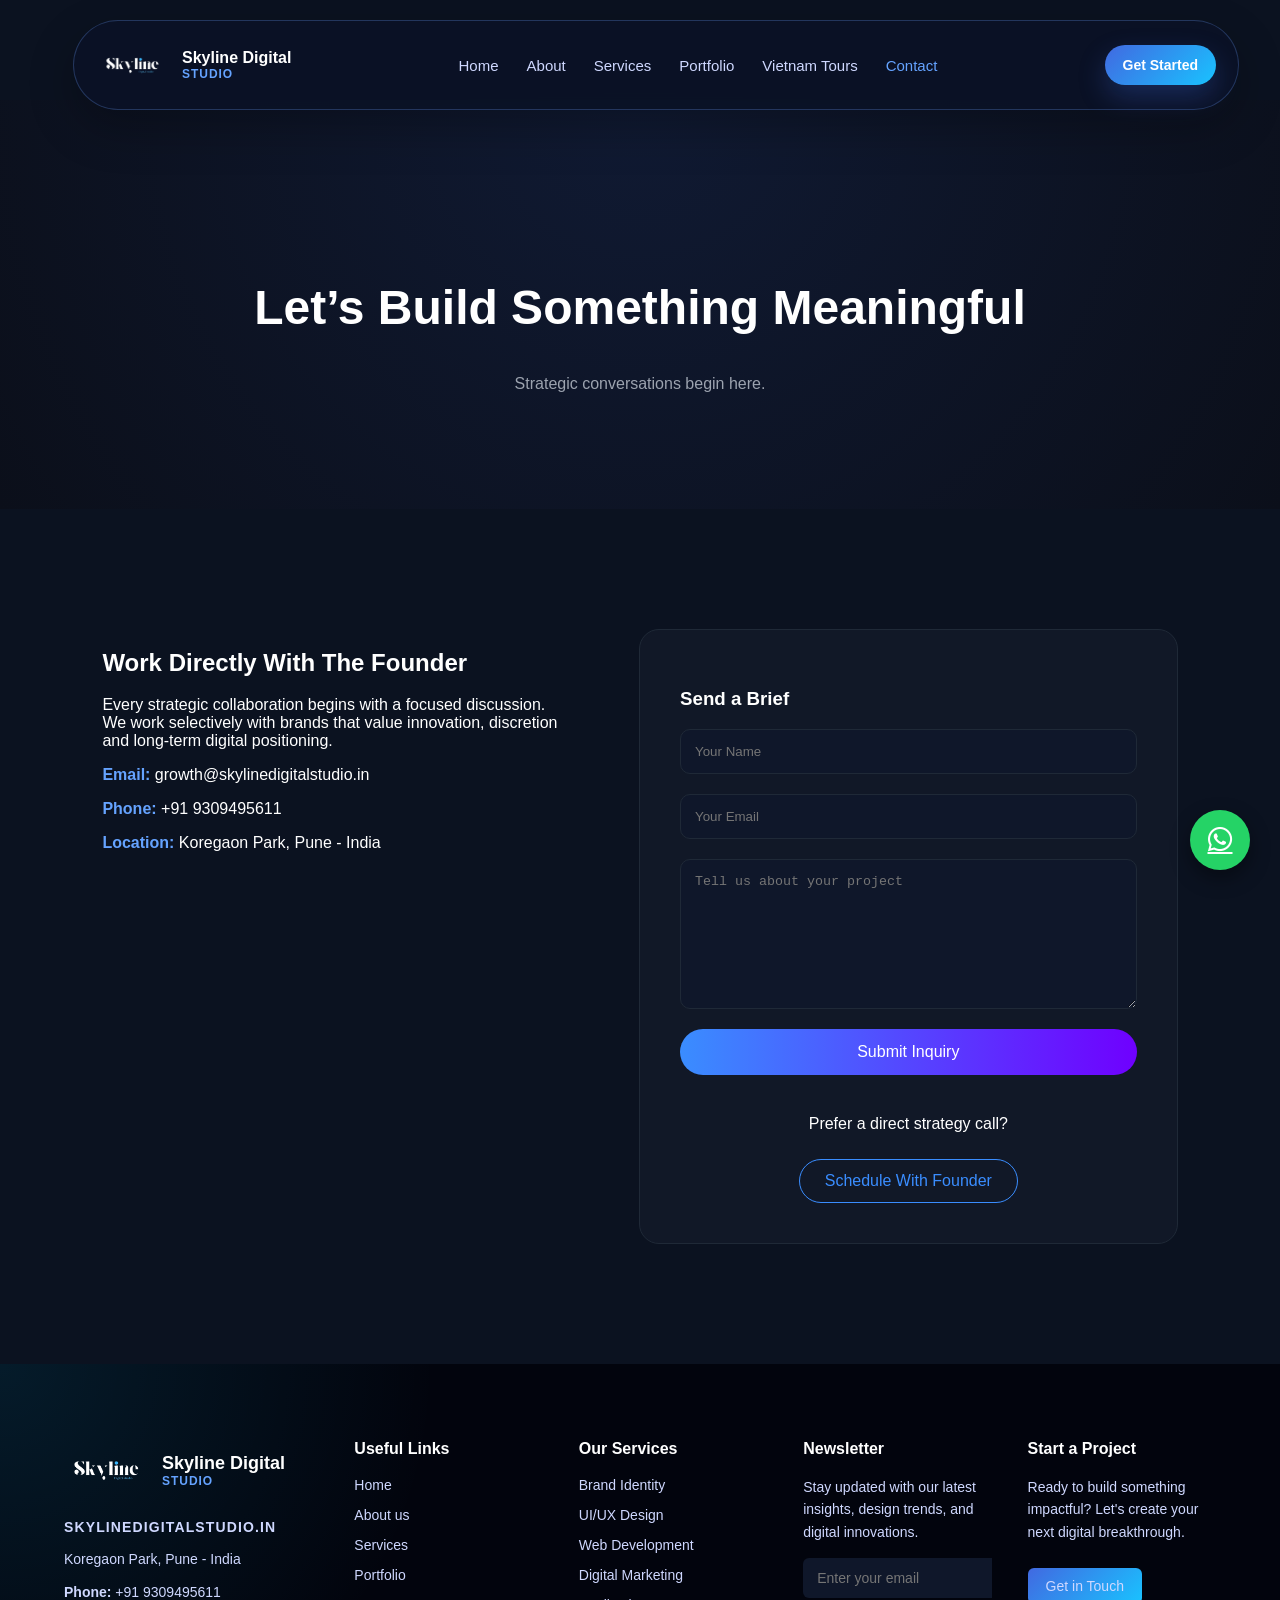
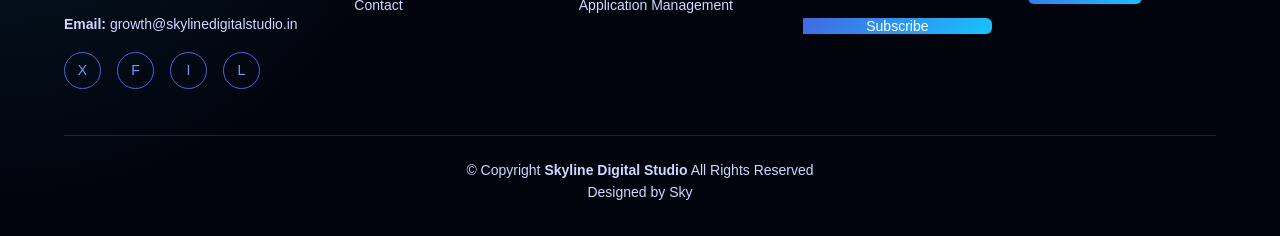
<file: contact.html>
<!DOCTYPE html>
<html lang="en">
<head>
<meta charset="UTF-8">
<title>Contact | Skyline Digital Studio</title>
<link rel="stylesheet" href="css/contact.css">
    <link rel="stylesheet" href="css/layout.css">
<link rel="stylesheet" href="https://cdnjs.cloudflare.com/ajax/libs/font-awesome/6.4.0/css/all.min.css">
     <meta name="description" content="Contact Skyline Digital Studio to discuss brand identity, UI/UX, website, app, and digital growth projects.">


  <script async src="https://www.googletagmanager.com/gtag/js?id=G-9115CDZFJK"></script>
<script>
window.dataLayer = window.dataLayer || [];
function gtag(){dataLayer.push(arguments);}
gtag('js', new Date());
gtag('config', 'G-9115CDZFJK');
</script>
</head>
<body>
<div id="site-header"></div>

<!-- HERO -->
<section class="contact-hero">
    <h1>Let’s Build Something Meaningful</h1>
    <p>Strategic conversations begin here.</p>
</section>

<!-- CONTACT SECTION -->
<section class="contact-section">

    <div class="contact-wrapper">

        <!-- LEFT SIDE -->
        <div class="contact-info">
            <h2>Work Directly With The Founder</h2>
            <p>
                Every strategic collaboration begins with a focused discussion.
                We work selectively with brands that value innovation,
                discretion and long-term digital positioning.
            </p>

            <div class="contact-details">
                <p><strong>Email:</strong> growth@skylinedigitalstudio.in</p>
                <p><strong>Phone:</strong> +91 9309495611</p>
                <p><strong>Location:</strong> Koregaon Park, Pune - India</p>
            </div>
        </div>

        <!-- RIGHT SIDE FORM -->
        <div class="contact-form">
            <h3>Send a Brief</h3>

            <form>
                <input type="text" placeholder="Your Name" required>
                <input type="email" placeholder="Your Email" required>
                <textarea placeholder="Tell us about your project" required></textarea>
                <button type="submit" class="primary-btn">Submit Inquiry</button>
            </form>

            <!-- CALENDLY CTA -->
            <div class="calendly-cta">
                <p>Prefer a direct strategy call?</p>
                <a href="mailto:growth@skylinedigitalstudio.in" class="calendly-btn">Schedule With Founder</a>
            </div>
        </div>

    </div>

</section>

<!-- WHATSAPP FLOATING BUTTON -->
<a href="https://wa.me/919309495611" class="whatsapp-float" target="_blank" rel="noopener">
    <i class="fab fa-whatsapp"></i>
</a>
<div id="site-footer"></div>

    <script src="js/layout.js"></script>
<script src="js/contact.js"></script>
</body>

</html>
</file>
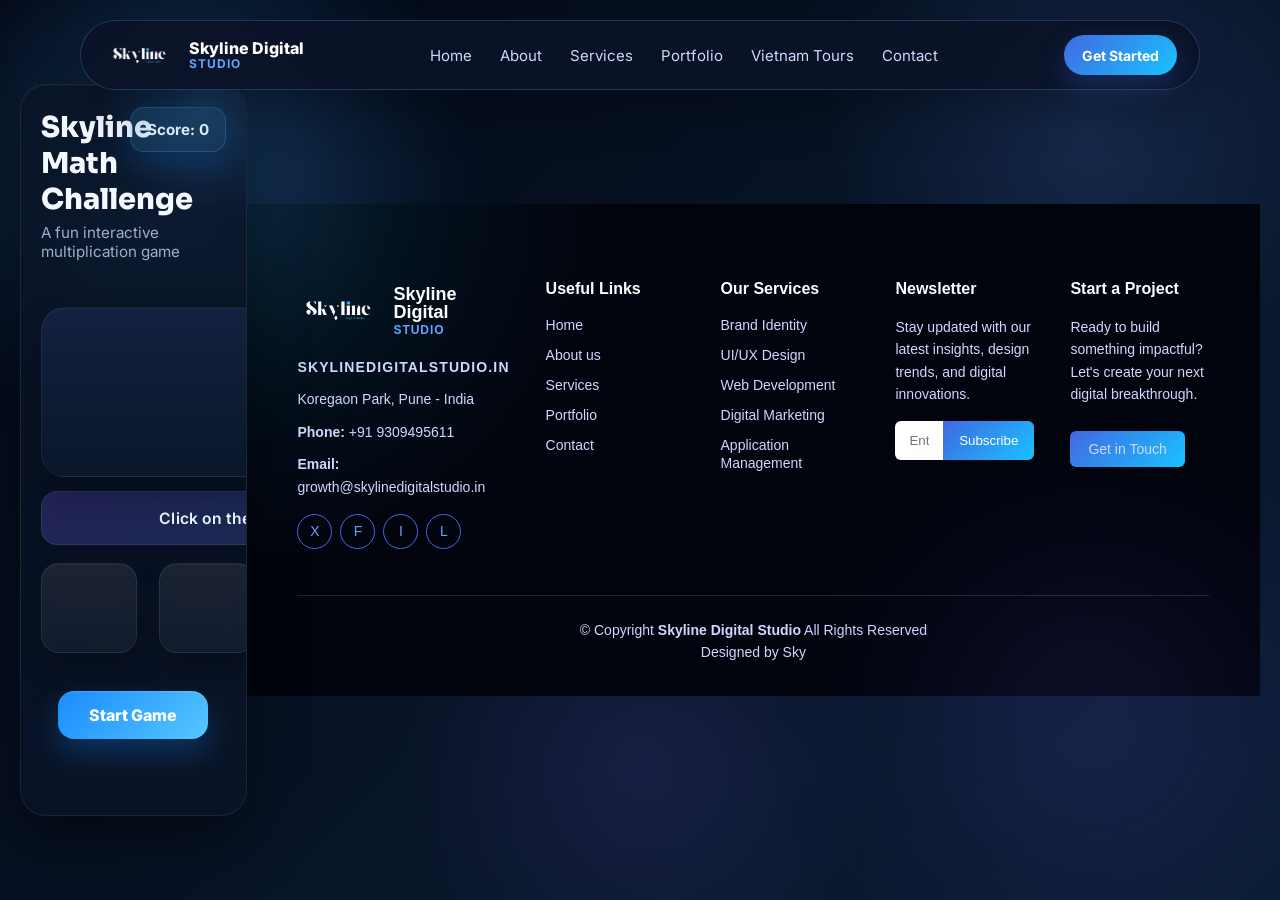
<file: mathchallange.html>
<!DOCTYPE html>
<html lang="en">
    <head>
        <title>Skyline Math Challenge | Skyline Digital Studio</title>
        <meta name="description" content="Play Skyline Math Challenge, a quick interactive multiplication game by Skyline Digital Studio.">
        <meta charset="utf-8">
        <meta name="viewport" content="width=device-width, initial-scale=1, user-scalable=yes">
       
        <link rel="preconnect" href="https://fonts.googleapis.com">
        <link rel="preconnect" href="https://fonts.gstatic.com" crossorigin>
        <link href="https://fonts.googleapis.com/css2?family=Inter:wght@400;500;600;700;800&family=Sora:wght@600;700;800&display=swap" rel="stylesheet">
    
        <link rel="stylesheet" href="css/mathsgame.css">
    <link rel="stylesheet" href="css/layout.css">
          <script async src="https://www.googletagmanager.com/gtag/js?id=G-9115CDZFJK"></script>
<script>
window.dataLayer = window.dataLayer || [];
function gtag(){dataLayer.push(arguments);}
gtag('js', new Date());
gtag('config', 'G-9115CDZFJK');
</script>
</head>
    
    <body>
<div id="site-header"></div>



        
        <div id="container">
            <div id="gameTitle">Skyline Math Challenge</div>
<div id="gameSubtitle">A fun interactive multiplication game </div>
            <div id="score">
                Score: <span id="scorevalue">0</span>
            </div>
            <div id="correct">
                Correct
            </div>
            <div id="wrong">
                Try again
            </div>
            <div id="question">
                
            </div>
            <div id="instruction">
                Click on the correct answer
            </div>
            <div id="choices">
                <div id="box1" class="box"></div>
                <div id="box2" class="box"></div>
                <div id="box3" class="box"></div>
                <div id="box4" class="box"></div>
            </div>
            <div id="startreset">
                Start Game
            </div>
            <div id="timeremaining">
                Time remaining: <span id="timeremainingvalue">60</span> sec
            </div>
            <div id="gameOver">
                
            </div>
        </div>
<div id="site-footer"></div>

    <script src="js/layout.js"></script>
<script src="js/mathsgamejavascript.js"></script>
    </body>
</html>
</file>
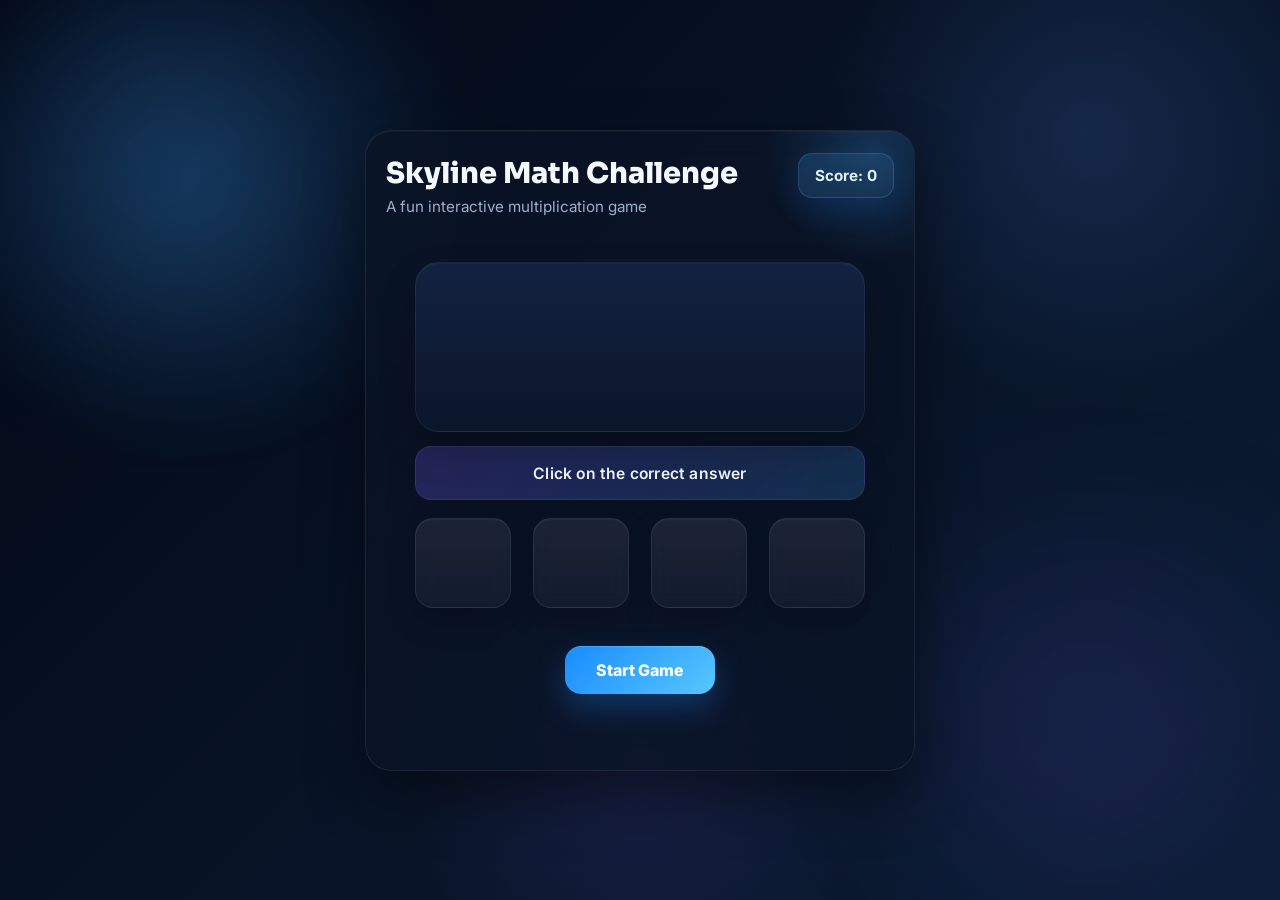
<file: mathsgame.html>
<!--index.html-->
<!DOCTYPE html>
<html lang="en">
    <head>
        <title>Maths Game</title>
        <meta charset="utf-8">
        <meta name="viewport" content="width=device-width, initial-scale=1, user-scalable=yes">
       
        <link rel="preconnect" href="https://fonts.googleapis.com">
        <link rel="preconnect" href="https://fonts.gstatic.com" crossorigin>
        <link href="https://fonts.googleapis.com/css2?family=Inter:wght@400;500;600;700;800&family=Sora:wght@600;700;800&display=swap" rel="stylesheet">
       
       
        <link rel="stylesheet" href="css/mathsgame.css">
    </head>
    
    <body>


        
        <div id="container">
            <div id="gameTitle">Skyline Math Challenge</div>
<div id="gameSubtitle">A fun interactive multiplication game </div>
            <div id="score">
                Score: <span id="scorevalue">0</span>
            </div>
            <div id="correct">
                Correct
            </div>
            <div id="wrong">
                Try again
            </div>
            <div id="question">
                
            </div>
            <div id="instruction">
                Click on the correct answer
            </div>
            <div id="choices">
                <div id="box1" class="box"></div>
                <div id="box2" class="box"></div>
                <div id="box3" class="box"></div>
                <div id="box4" class="box"></div>
            </div>
            <div id="startreset">
                Start Game
            </div>
            <div id="timeremaining">
                Time remaining: <span id="timeremainingvalue">60</span> sec
            </div>
            <div id="gameOver">
                
            </div>
        </div>
        <script src="js/mathsgamejavascript.js"></script>
    </body>

</html>
</file>
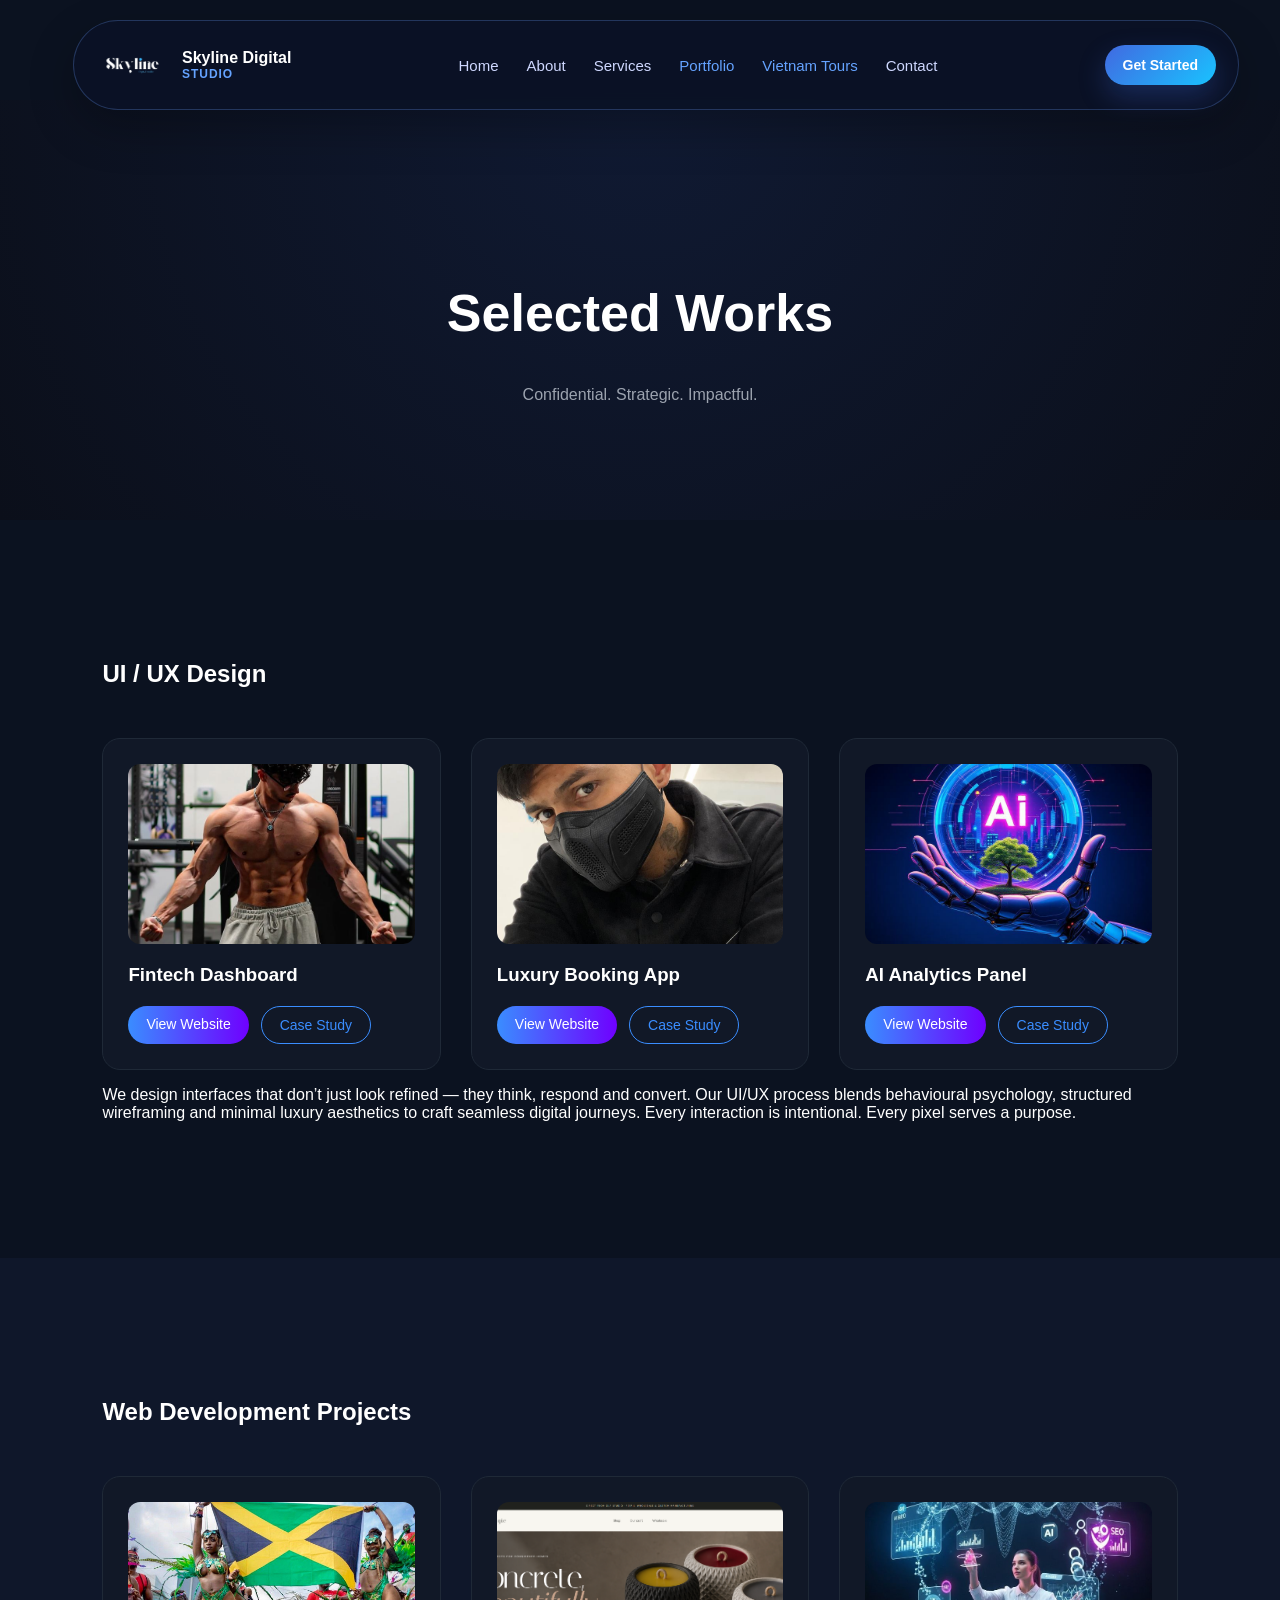
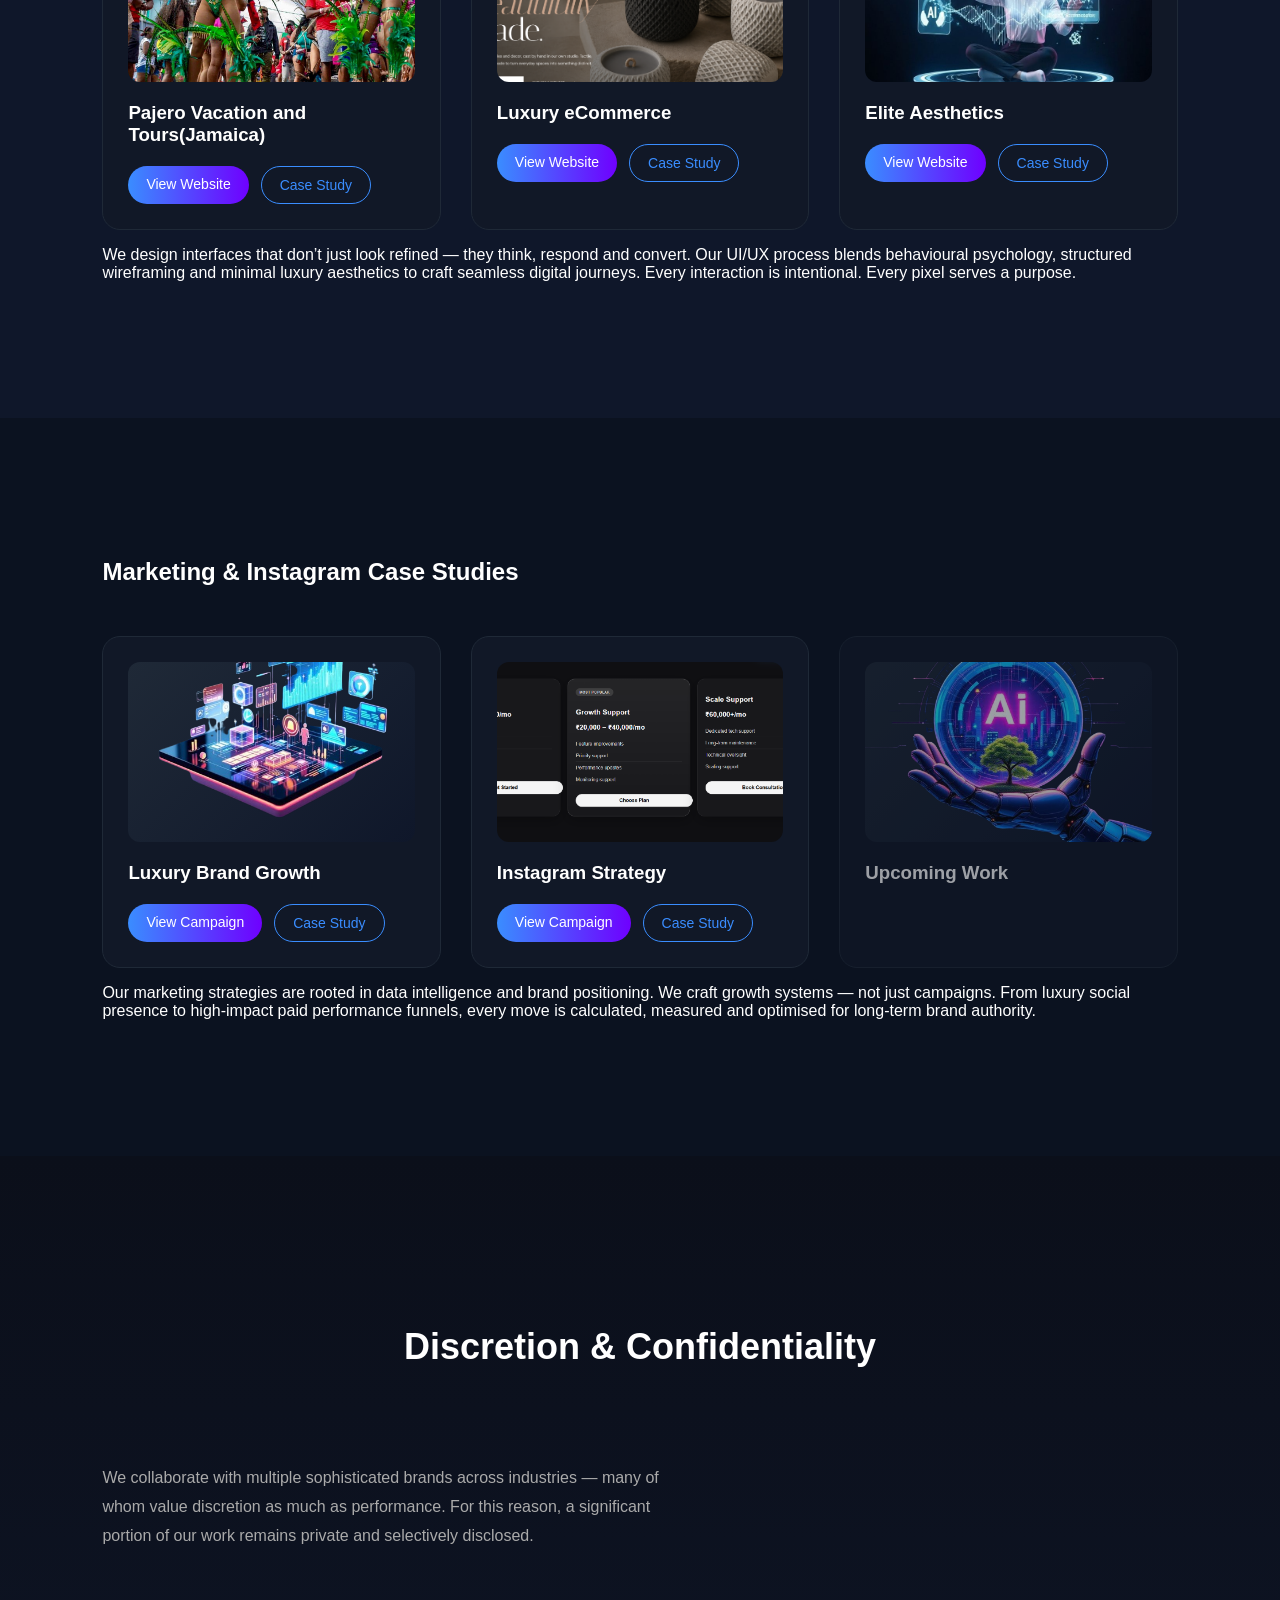
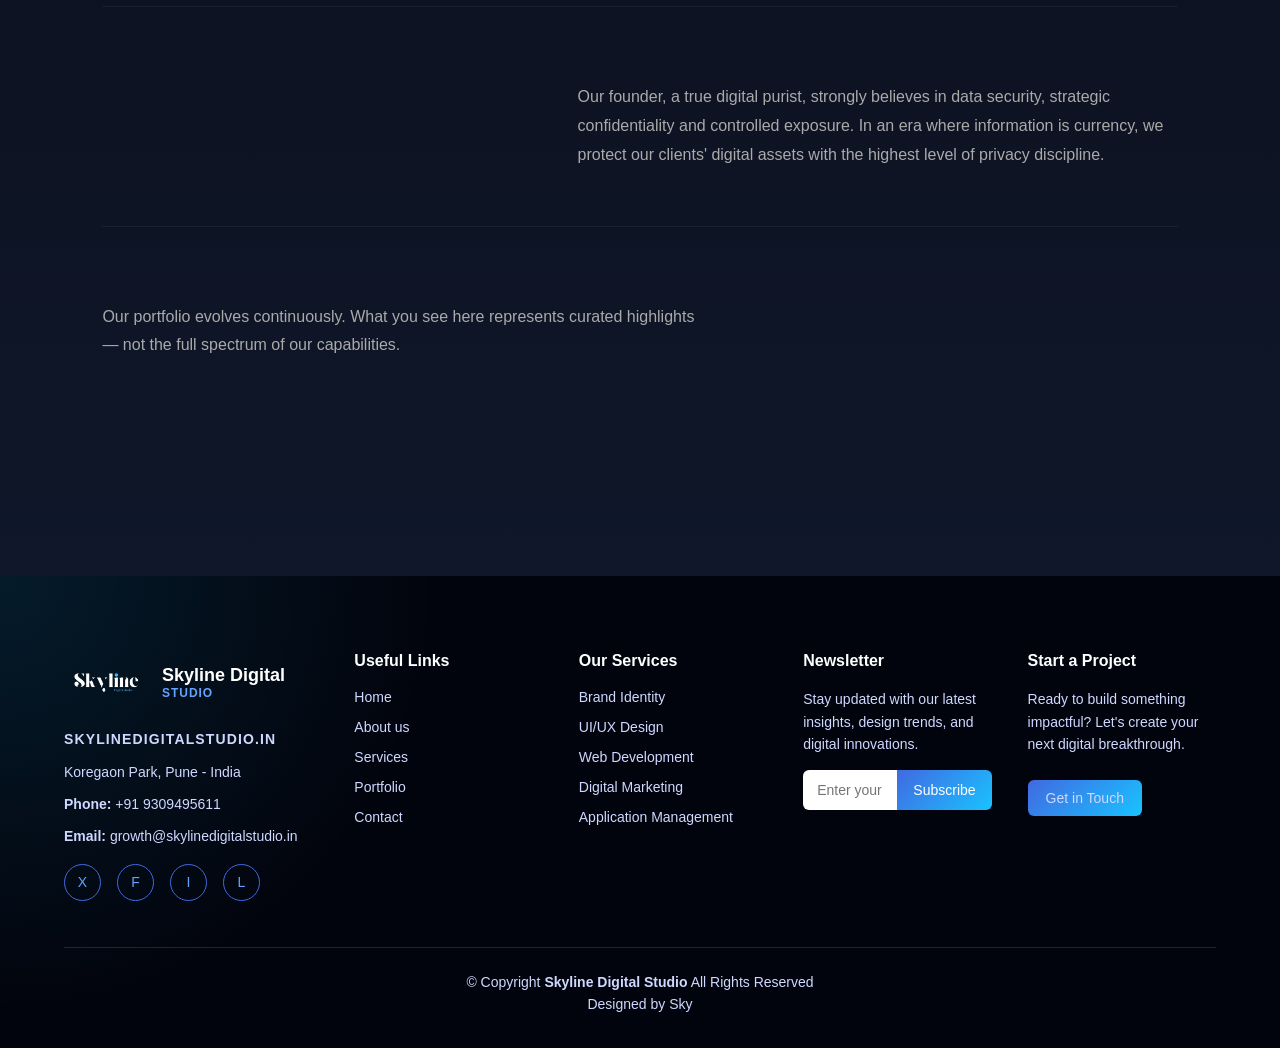
<file: portfolio.html>
<!DOCTYPE html>
<html lang="en">
<head>
<meta charset="UTF-8">
   
<title>Portfolio | Skyline Digital Studio</title>
<link rel="stylesheet" href="css/portfolio.css">
    <link rel="stylesheet" href="css/layout.css">
 <meta name="viewport" content="width=device-width, initial-scale=1.0">
   <meta name="description" content="Selected Skyline Digital Studio work across UI/UX, web development, brand growth, and confidential client builds.">
    <script async src="https://www.googletagmanager.com/gtag/js?id=G-9115CDZFJK"></script>
<script>
window.dataLayer = window.dataLayer || [];
function gtag(){dataLayer.push(arguments);}
gtag('js', new Date());
gtag('config', 'G-9115CDZFJK');
</script>
</head>
<body>
<div id="site-header"></div>

<!-- HERO -->
<section class="hero">
    <h1>Selected Works</h1>
    <p>Confidential. Strategic. Impactful.</p>
</section>

<!-- UI/UX -->
<section class="portfolio-section">
    <div class="section-wrapper left">
        <h2>UI / UX Design</h2>

        <div class="card-row">
            <div class="portfolio-card">
                <div class="card-img"><img src="images/bodybuilder.jpg" alt="Fintech dashboard interface preview"></div>
                <h3>Fintech Dashboard</h3>
                <div class="card-buttons">
                    <a href="contact.html" class="primary-btn">View Website</a>
                    <a href="contact.html" class="outline-btn">Case Study</a>
                </div>
            </div>

            <div class="portfolio-card">
                <div class="card-img"><img src="images/WhatsApp Image 2026-02-23 at 3.40.35 AM.jpeg" alt="Luxury booking app visual preview"></div>
                <h3>Luxury Booking App</h3>
                <div class="card-buttons">
                    <a href="contact.html" class="primary-btn">View Website</a>
                    <a href="contact.html" class="outline-btn">Case Study</a>
                </div>
            </div>

            <div class="portfolio-card">
                <div class="card-img"><img src="images/bgg.jpg" alt="AI analytics panel visual preview"></div>
                <h3>AI Analytics Panel</h3>
                <div class="card-buttons">
                    <a href="contact.html" class="primary-btn">View Website</a>
                    <a href="contact.html" class="outline-btn">Case Study</a>
                </div>
            </div>
        </div>
         <p class="section-description">
We design interfaces that don’t just look refined — they think, respond and convert. 
Our UI/UX process blends behavioural psychology, structured wireframing and 
minimal luxury aesthetics to craft seamless digital journeys. 
Every interaction is intentional. Every pixel serves a purpose.
</p>
    </div>

   
</section>



<!-- WEB DEVELOPMENT -->
<section class="portfolio-section dark">
    <div class="section-wrapper right">
        <h2>Web Development Projects</h2>

        <div class="card-row">
            <div class="portfolio-card">
                <div class="card-img"><img src="images/pajero cover.jpg" alt="Pajero Vacation and Tours website preview"></div>
                <h3>Pajero Vacation and Tours(Jamaica)</h3>
                <div class="card-buttons">
                    <a href="contact.html" class="primary-btn">View Website</a>
                    <a href="contact.html" class="outline-btn">Case Study</a>
                </div>
            </div>

            <div class="portfolio-card">
                <div class="card-img"><img src="images/Screenshot 2026-06-20 185000.png" alt="Luxury ecommerce brand preview"></div>
                <h3>Luxury eCommerce</h3>
                <div class="card-buttons">
                    <a href="contact.html" class="primary-btn">View Website</a>
                    <a href="contact.html" class="outline-btn">Case Study</a>
                </div>
            </div>

            <div class="portfolio-card">
                <div class="card-img"><img src="images/hero sectuion 2.jpg" alt="Elite Aesthetics website preview"></div>
                <h3>Elite Aesthetics</h3>
                <div class="card-buttons">
                    <a href="contact.html" class="primary-btn">View Website</a>
                    <a href="contact.html" class="outline-btn">Case Study</a>
                </div>
            </div>
        </div>
         <p class="section-description">
We design interfaces that don’t just look refined — they think, respond and convert. 
Our UI/UX process blends behavioural psychology, structured wireframing and 
minimal luxury aesthetics to craft seamless digital journeys. 
Every interaction is intentional. Every pixel serves a purpose.
</p>
    </div>
</section>



<!-- MARKETING -->
<section class="portfolio-section">
    <div class="section-wrapper left">
        <h2>Marketing & Instagram Case Studies</h2>

        <div class="card-row">
            <div class="portfolio-card">
                <div class="card-img"><img src="images/images_sky-removebg-preview.png" alt="Luxury brand growth campaign preview"></div>
                <h3>Luxury Brand Growth</h3>
                <div class="card-buttons">
                    <a href="contact.html" class="primary-btn">View Campaign</a>
                    <a href="contact.html" class="outline-btn">Case Study</a>
                </div>
            </div>

            <div class="portfolio-card">
                <div class="card-img"><img src="images/button issue .png" alt="Instagram strategy campaign preview"></div>
                <h3>Instagram Strategy</h3>
                <div class="card-buttons">
                    <a href="contact.html" class="primary-btn">View Campaign</a>
                    <a href="contact.html" class="outline-btn">Case Study</a>
                </div>
            </div>

            <div class="portfolio-card coming">
                <div class="card-img"><img src="images/bgg-removebg-preview.png" alt="Upcoming project preview"></div>
                <h3>Upcoming Work</h3>
            </div>
        </div>
        <p class="section-description">
Our marketing strategies are rooted in data intelligence and brand positioning. 
We craft growth systems — not just campaigns. From luxury social presence 
to high-impact paid performance funnels, every move is calculated, measured 
and optimised for long-term brand authority.
</p>

    </div>
</section>


<section class="privacy-section">

    <h2 class="privacy-title">Discretion & Confidentiality</h2>

    <div class="privacy-row left">
        <p>
            We collaborate with multiple sophisticated brands across industries — 
            many of whom value discretion as much as performance. 
            For this reason, a significant portion of our work remains private 
            and selectively disclosed.
        </p>
    </div>

    <div class="privacy-row right">
        <p>
            Our founder, a true digital purist, strongly believes in data security, 
            strategic confidentiality and controlled exposure. In an era where 
            information is currency, we protect our clients' digital assets 
            with the highest level of privacy discipline.
        </p>
    </div>

    <div class="privacy-row left">
        <p>
            Our portfolio evolves continuously. What you see here represents 
            curated highlights — not the full spectrum of our capabilities.
        </p>
    </div>

</section>
<div id="site-footer"></div>

    <script src="js/layout.js"></script>
<script src="js/portfolio.js"></script>
</body>

</html>
</file>
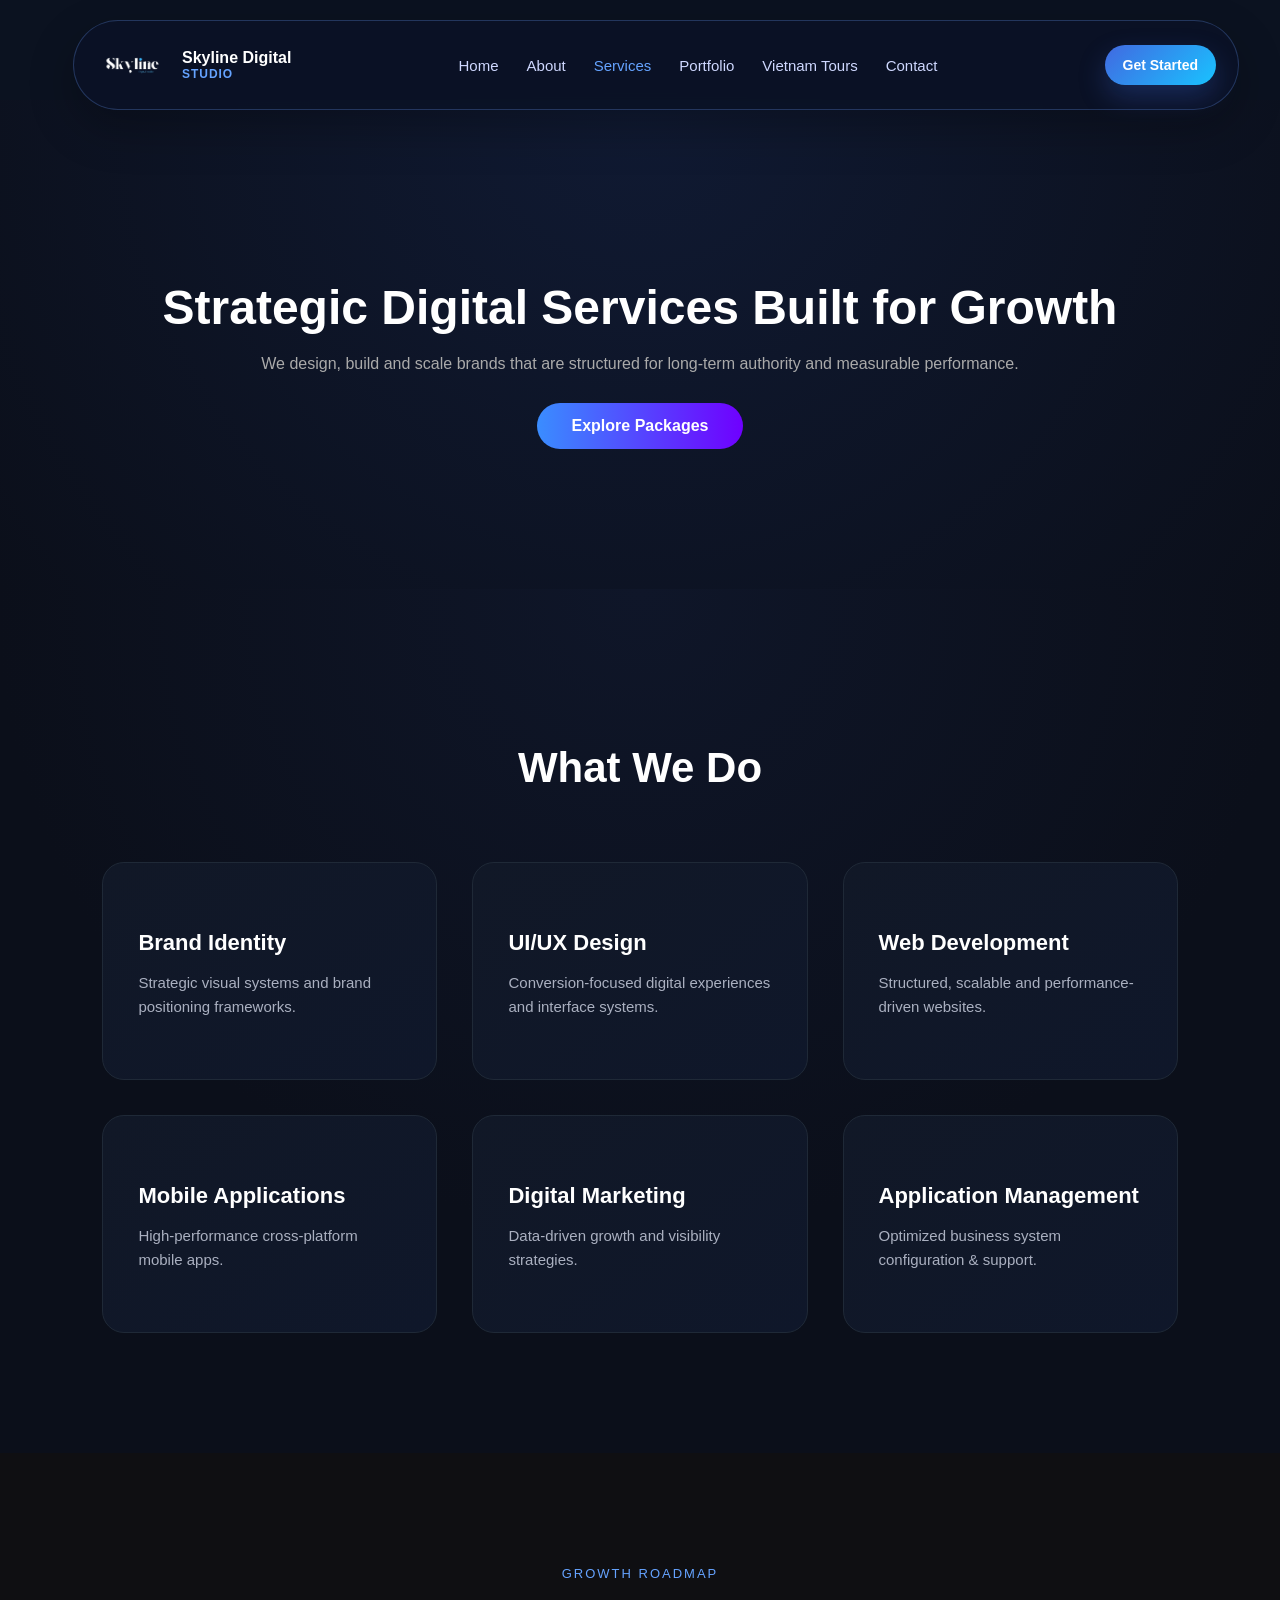
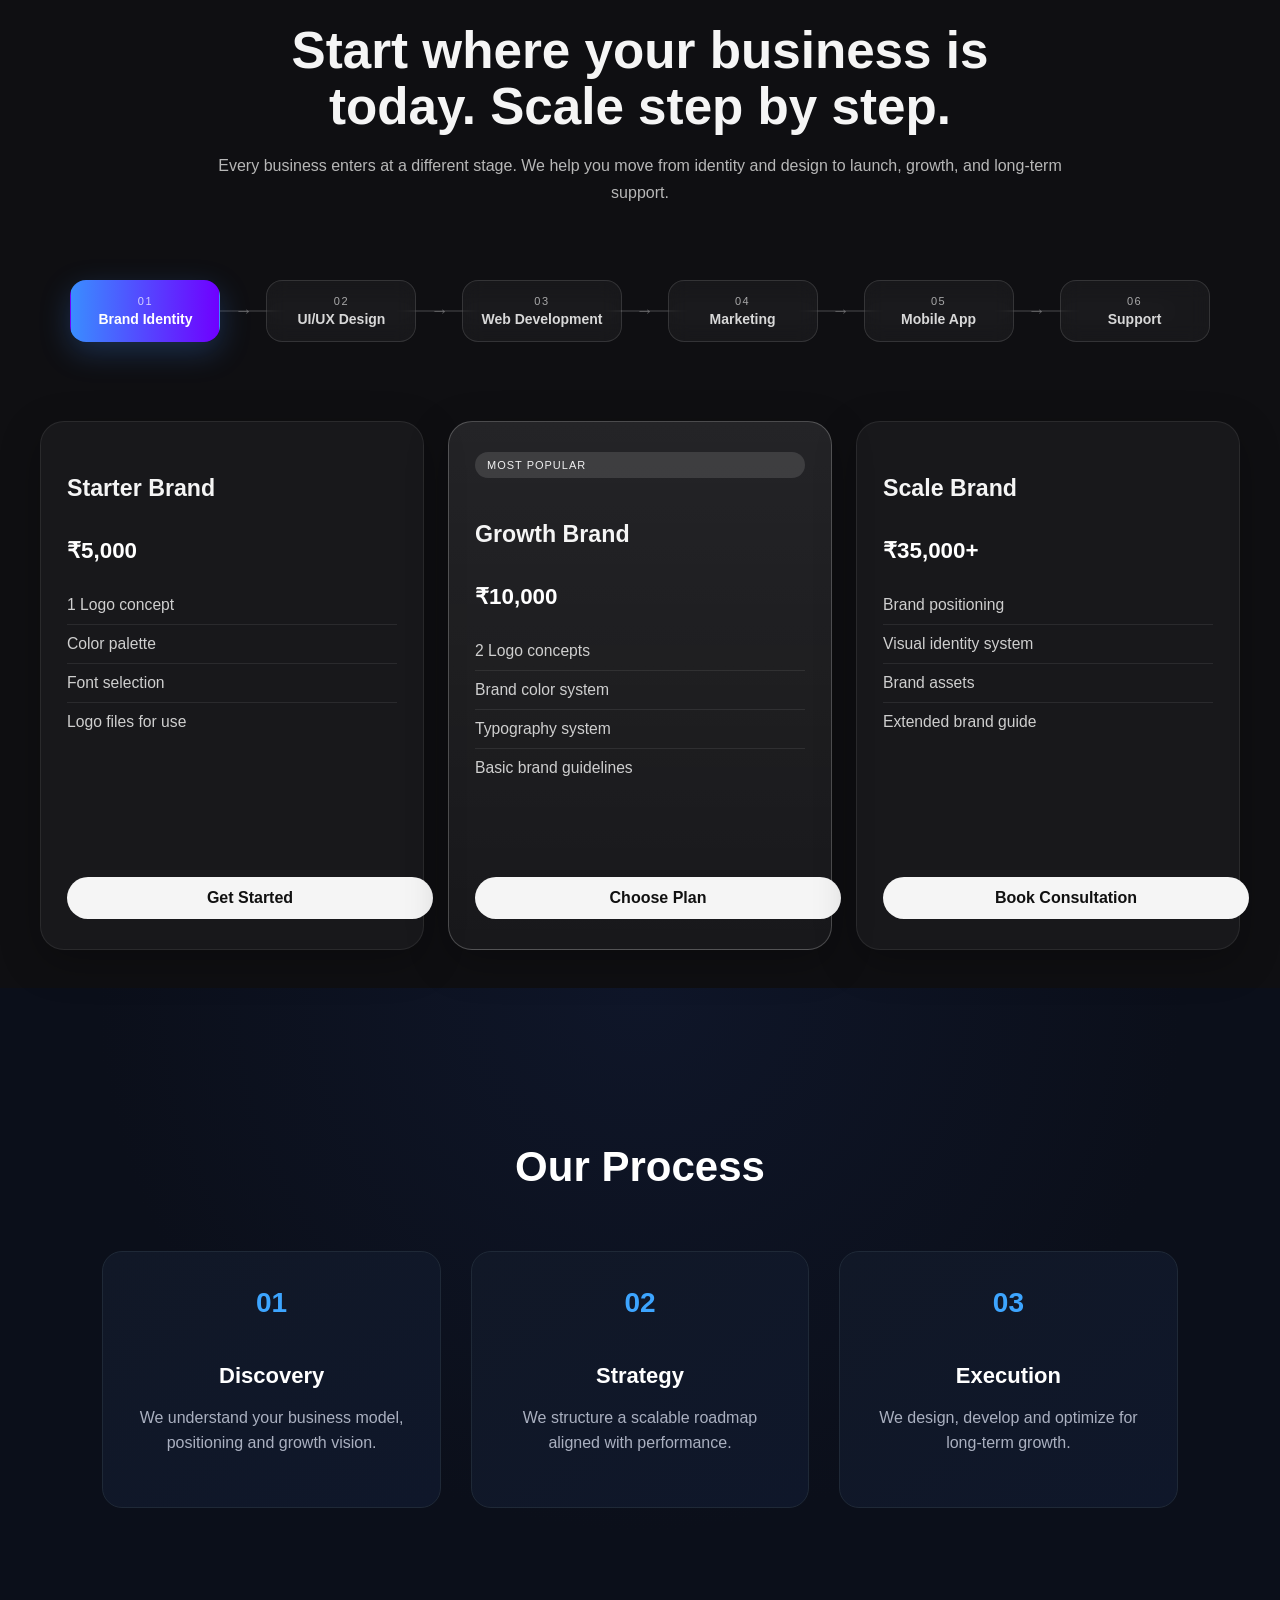
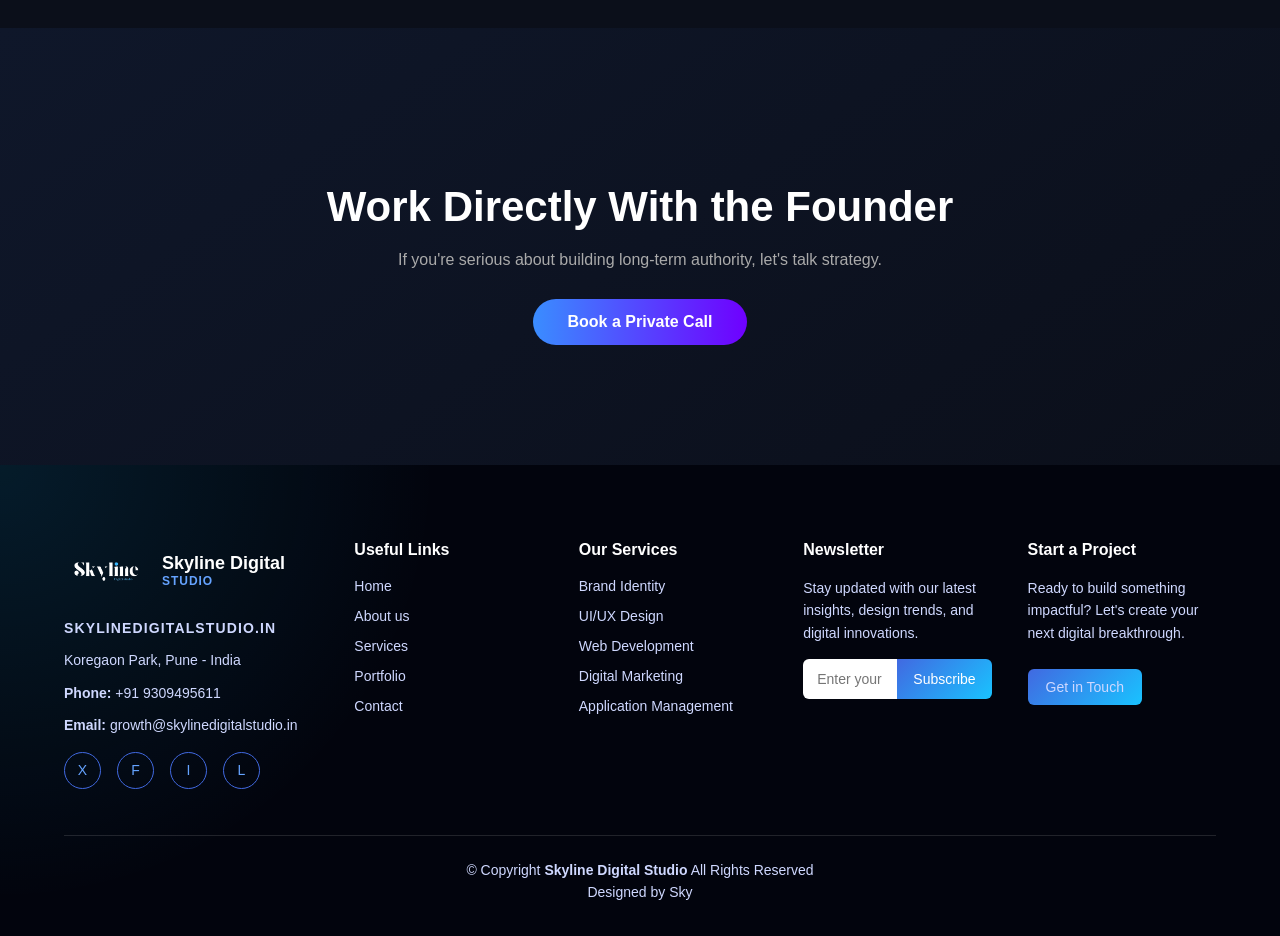
<file: services.html>
<!DOCTYPE html>
<html lang="en">
<head>
    <meta charset="UTF-8">
    <title>Services | Skyline Digital Studio</title>
    <link rel="stylesheet" href="css/service.css">
    <link rel="stylesheet" href="css/layout.css">
       <meta name="description" content="Strategic Digital Services Built for Growth
We design, build and scale brands that are structured for long-term authority and measurable performance.">

    
    <meta name="viewport" content="width=device-width, initial-scale=1.0">
    <script async src="https://www.googletagmanager.com/gtag/js?id=G-9115CDZFJK"></script>
<script>
window.dataLayer = window.dataLayer || [];
function gtag(){dataLayer.push(arguments);}
gtag('js', new Date());
gtag('config', 'G-9115CDZFJK');
</script>
</head>
<body>
<div id="site-header"></div>

<!-- HERO SECTION -->
<section class="services-hero">
    <div class="container">
        <h1>Strategic Digital Services Built for Growth</h1>
        <p>We design, build and scale brands that are structured for long-term authority and measurable performance.</p>
        <a href="#pricing" class="primary-btn">Explore Packages</a>
    </div>
</section>

<!-- SERVICES OVERVIEW -->
<section class="services-overview">
    <div class="container">
        <h2>What We Do</h2>
        <div class="services-grid">

            <div class="service-box">
                <h3>Brand Identity</h3>
                <p>Strategic visual systems and brand positioning frameworks.</p>
            </div>

            <div class="service-box">
                <h3>UI/UX Design</h3>
                <p>Conversion-focused digital experiences and interface systems.</p>
            </div>

            <div class="service-box">
                <h3>Web Development</h3>
                <p>Structured, scalable and performance-driven websites.</p>
            </div>

            <div class="service-box">
                <h3>Mobile Applications</h3>
                <p>High-performance cross-platform mobile apps.</p>
            </div>

            <div class="service-box">
                <h3>Digital Marketing</h3>
                <p>Data-driven growth and visibility strategies.</p>
            </div>

            <div class="service-box">
                <h3>Application Management</h3>
                <p>Optimized business system configuration & support.</p>
            </div>

        </div>
    </div>
</section>

<!--PRICING SECTION -->

<section id="pricing" class="service-tabs-section">

  <div class="section-head">
    <p class="eyebrow">Growth Roadmap</p>
    <h2>Start where your business is today. Scale step by step.</h2>
    <p class="section-subtext">
      Every business enters at a different stage. We help you move from identity and design
      to launch, growth, and long-term support.
    </p>
  </div>

  <!-- ROADMAP TABS -->
  <div class="roadmap-tabs">
    <div class="roadmap-line">
      <span class="roadmap-line-fill"></span>
    </div>

    <button class="tab-btn active" data-tab="brand" data-step="1">
      <span class="step-no">01</span>
      <span class="step-label">Brand Identity</span>
    </button>

    <span class="road-arrow">→</span>

    <button class="tab-btn" data-tab="uiux" data-step="2">
      <span class="step-no">02</span>
      <span class="step-label">UI/UX Design</span>
    </button>

    <span class="road-arrow">→</span>

    <button class="tab-btn" data-tab="web" data-step="3">
      <span class="step-no">03</span>
      <span class="step-label">Web Development</span>
    </button>

    <span class="road-arrow">→</span>

    <button class="tab-btn" data-tab="marketing" data-step="4">
      <span class="step-no">04</span>
      <span class="step-label">Marketing</span>
    </button>

    <span class="road-arrow">→</span>

    <button class="tab-btn" data-tab="mobile" data-step="5">
      <span class="step-no">05</span>
      <span class="step-label">Mobile App</span>
    </button>

    <span class="road-arrow">→</span>

    <button class="tab-btn" data-tab="support" data-step="6">
      <span class="step-no">06</span>
      <span class="step-label">Support</span>
    </button>
  </div>

  <div class="tabs-content">

    <!-- BRAND -->
    <div class="tab-content active" id="brand">
      <div class="pricing-grid">

        <div class="pricing-card">
          <h3>Starter Brand</h3>
          <p class="price">₹5,000</p>
          <ul>
            <li>1 Logo concept</li>
            <li>Color palette</li>
            <li>Font selection</li>
            <li>Logo files for use</li>
          </ul>
          <a href="contact.html" class="price-btn">Get Started</a>
        </div>

        <div class="pricing-card popular"> 
          <span class="badge">Most Popular</span>
          <h3>Growth Brand</h3>
          <p class="price">₹10,000</p>
          <ul>
            <li>2 Logo concepts</li>
            <li>Brand color system</li>
            <li>Typography system</li>
            <li>Basic brand guidelines</li>
          </ul>
          <a href="contact.html" class="price-btn">Choose Plan</a>
        </div>

        <div class="pricing-card">
          <h3>Scale Brand</h3>
          <p class="price">₹35,000+</p>
          <ul>
            <li>Brand positioning</li>
            <li>Visual identity system</li>
            <li>Brand assets</li>
            <li>Extended brand guide</li>
          </ul>
          <a href="contact.html" class="price-btn">Book Consultation</a>
        </div>

      </div>
    </div>

    <!-- UI/UX -->
    <div class="tab-content" id="uiux">
      <div class="pricing-grid">

        <div class="pricing-card">
          <h3>Starter UI</h3>
          <p class="price">₹10,000</p>
          <ul>
            <li>3-page design</li>
            <li>Basic wireframes</li>
            <li>Responsive layout</li>
            <li>Homepage concept</li>
          </ul>
          <a href="contact.html" class="price-btn">Get Started</a>
        </div>

        <div class="pricing-card popular">
          <span class="badge">Most Popular</span>
          <h3>Growth UI/UX</h3>
          <p class="price">₹20,000 </p>
          <ul>
            <li>5–7 page design</li>
            <li>Wireframes + structure</li>
            <li>Desktop + mobile design</li>
            <li>User flow planning</li>
          </ul>
          <a href="contact.html" class="price-btn">Choose Plan</a>
        </div>

        <div class="pricing-card">
          <h3>Scale UX</h3>
          <p class="price">₹40,000+</p>
          <ul>
            <li>Full design system</li>
            <li>Interactive prototype</li>
            <li>Advanced UX planning</li>
            <li>Developer-ready design</li>
          </ul>
          <a href="contact.html" class="price-btn">Book Consultation</a>
        </div>

      </div>
    </div>

    <!-- WEB -->
    <div class="tab-content" id="web">
      <div class="pricing-grid">

        <div class="pricing-card">
          <h3>Starter Site</h3>
          <p class="price">₹15,000</p>
          <ul>
            <li>3–4 page website</li>
            <li>Static website build</li>
            <li>Contact form</li>
            <li>WhatsApp integration</li>
          </ul>
          <a href="contact.html" class="price-btn">Get Started</a>
        </div>

        <div class="pricing-card popular">
          <span class="badge">Most Popular</span>
          <h3>Business Website</h3>
          <p class="price">₹20,000 </p>
          <ul>
            <li>5–8 pages</li>
            <li>SEO-ready structure</li>
            <li>Blog section</li>
            <li>Analytics setup</li>
          </ul>
          <a href="contact.html" class="price-btn">Choose Plan</a>
        </div>

        <div class="pricing-card">
          <h3>Dynamic Website</h3>
          <p class="price">₹40,000+</p>
          <ul>
            <li>CMS or dashboard</li>
            <li>Dynamic content system</li>
            <li>Booking or store setup</li>
            <li>Custom integrations</li>
          </ul>
          <a href="contact.html" class="price-btn">Book Consultation</a>
        </div>

      </div>
    </div>

    <!-- MARKETING -->
    <div class="tab-content" id="marketing">
      <div class="pricing-grid">

        <div class="pricing-card">
          <h3>Starter Social</h3>
          <p class="price">₹8,000 </p>
          <ul>
            <li>8 posts monthly</li>
            <li>Caption writing</li>
            <li>Basic content planning</li>
            <li>Profile management</li>
          </ul>
          <a href="contact.html" class="price-btn">Get Started</a>
        </div>

        <div class="pricing-card popular">
          <span class="badge">Most Popular</span>
          <h3>Growth Marketing</h3>
          <p class="price">₹18,000/mo</p>
          <ul>
            <li>12–16 posts monthly</li>
            <li>Reels support</li>
            <li>Multi-platform posting</li>
            <li>Engagement handling</li>
          </ul>
          <a href="contact.html" class="price-btn">Choose Plan</a>
        </div>

        <div class="pricing-card">
          <h3>Scale Marketing</h3>
          <p class="price">₹30,000+/mo</p>
          <ul>
            <li>Lead generation support</li>
            <li>Ad campaign support</li>
            <li>Monthly reporting</li>
            <li>Growth strategy inputs</li>
          </ul>
          <a href="contact.html" class="price-btn">Book Consultation</a>
        </div>

      </div>
    </div>

    <!-- MOBILE -->
    <div class="tab-content" id="mobile">
      <div class="pricing-grid">

        <div class="pricing-card">
          <h3>Starter App</h3>
          <p class="price">₹80,000 – ₹1,50,000</p>
          <ul>
            <li>Basic business app</li>
            <li>Core screen development</li>
            <li>Android-first build</li>
            <li>Basic API connection</li>
          </ul>
          <a href="contact.html" class="price-btn">Get Started</a>
        </div>

        <div class="pricing-card popular">
          <span class="badge">Most Popular</span>
          <h3>Business App</h3>
          <p class="price">₹2,00,000 – ₹4,00,000</p>
          <ul>
            <li>Android + iOS app</li>
            <li>User login system</li>
            <li>Admin panel</li>
            <li>Payment integration</li>
          </ul>
          <a href="contact.html" class="price-btn">Choose Plan</a>
        </div>

        <div class="pricing-card">
          <h3>Scale App</h3>
          <p class="price">₹5,00,000+</p>
          <ul>
            <li>Custom backend</li>
            <li>Advanced feature planning</li>
            <li>Business-specific workflows</li>
            <li>Scalable setup</li>
          </ul>
          <a href="contact.html" class="price-btn">Book Consultation</a>
        </div>

      </div>
    </div>

    <!-- SUPPORT -->
    <div class="tab-content" id="support">
      <div class="pricing-grid">

        <div class="pricing-card">
          <h3>Basic Support</h3>
          <p class="price">₹8,000 – ₹15,000/mo</p>
          <ul>
            <li>Bug fixes</li>
            <li>Routine updates</li>
            <li>Basic maintenance</li>
            <li>Monthly checks</li>
          </ul>
          <a href="contact.html" class="price-btn">Get Started</a>
        </div>

        <div class="pricing-card popular">
          <span class="badge">Most Popular</span>
          <h3>Growth Support</h3>
          <p class="price">₹20,000 – ₹40,000/mo</p>
          <ul>
            <li>Feature improvements</li>
            <li>Priority support</li>
            <li>Performance updates</li>
            <li>Monitoring support</li>
          </ul>
          <a href="contact.html" class="price-btn">Choose Plan</a>
        </div>

        <div class="pricing-card">
          <h3>Scale Support</h3>
          <p class="price">₹60,000+/mo</p>
          <ul>
            <li>Dedicated tech support</li>
            <li>Long-term maintenance</li>
            <li>Technical oversight</li>
            <li>Scaling support</li>
          </ul>
          <a href="contact.html" class="price-btn">Book Consultation</a>
        </div>

      </div>
    </div>

  </div>
</section>






<!-- PROCESS SECTION -->
<section class="process-section">
    <div class="container">
        <h2>Our Process</h2>
        <div class="process-grid">
            <div class="process-step">
                <span>01</span>
                <h4>Discovery</h4>
                <p>We understand your business model, positioning and growth vision.</p>
            </div>
            <div class="process-step">
                <span>02</span>
                <h4>Strategy</h4>
                <p>We structure a scalable roadmap aligned with performance.</p>
            </div>
            <div class="process-step">
                <span>03</span>
                <h4>Execution</h4>
                <p>We design, develop and optimize for long-term growth.</p>
            </div>
        </div>
    </div>
</section>

<!-- FOUNDER CTA -->
<section class="founder-section">
    <div class="container">
        <h2>Work Directly With the Founder</h2>
        <p>If you're serious about building long-term authority, let's talk strategy.</p>
        <a href="contact.html" class="primary-btn">Book a Private Call</a>
    </div>
</section>
<div id="site-footer"></div>

    <script src="js/layout.js"></script>
<script src="js/service.js"></script>
</body>
</html>
</file>
<file: css/style.css>
/* RESET */
* {
    margin: 0;
    padding: 0;
    box-sizing: border-box;
    font-family: 'Segoe UI', sans-serif;
}
.no-scroll {
  overflow: hidden;
}

html {
  scroll-behavior: smooth;
}

body {
    background: #050816;
}

.container {
    width: 90%;
    max-width: 1200px;
    margin: 0 auto;
}

h3{
  color:white;  
}
h2{
color:white;
    
}

h4{

 color:white;   
}

/* NAVIGATION CONTAINER(overlapping hero) */
.main-header {
    position: fixed;
    width: 100%;
    top: 25px;
    z-index: 1000;
    display: flex;
    justify-content: center;
}


/* NAVBAR PILL */
.navbar {
    width: 85%;
    max-width: 1200px;
    padding: 10px 30px;
    border-radius: 60px;
    background: rgba(15, 23, 60, 0.75);
    backdrop-filter: blur(12px);
    display: flex;
    align-items: center;
    justify-content: space-between;
    box-shadow: 0 0 25px rgba(65, 105, 225, 0.25);
    border: 1px solid rgba(65, 105, 225, 0.2);
}

/* LOGO */
.logo img {
    height: 40px;
}

/* NAV LINKS */
.nav-links {
    list-style: none;
    display: flex;
    gap: 35px;
}

.nav-links a {
    text-decoration: none;
    color: #dbe4ff;
    font-size: 15px;
    position: relative;
    transition: 0.3s;
}

/* Hover underline glow */
.nav-links a::after {
    content: '';
    position: absolute;
    bottom: -6px;
    left: 0;
    width: 0%;
    height: 2px;
    background: royalblue;
    transition: 0.3s;
}

.nav-links a:hover::after {
    width: 100%;
}

.nav-links a:hover {
    color: #ffffff;
}

/* CTA BUTTON */
.btn-start {
    padding: 10px 22px;
    border-radius: 30px;
    background: royalblue;
    color: #fff;
    text-decoration: none;
    font-size: 14px;
    transition: 0.3s;
}

.btn-start:hover {
    box-shadow: 0 0 15px royalblue;
}

/* HAMBURGER */
.hamburger {
    display: none;
    font-size: 26px;
    color: white;
    cursor: pointer;
}

/* RESPONSIVE */
/* ================= MOBILE NAV FIX ================= */

@media (max-width: 900px) {

    .navbar {
        padding: 12px 20px;
        border-radius: 40px;
    justify-content: space-between;

    }

/* Hide only links, not CTA */
.nav-links {
    position: fixed;
    top: 110px;
    right: 20px;
    width: 230px;
    background: rgba(8, 15, 40, 0.98);
    backdrop-filter: blur(10px);
    flex-direction: column;
    align-items: flex-start;
    padding: 25px;
    gap: 22px;
    border-radius: 18px;
    box-shadow: 0 0 25px rgba(65,105,225,0.35);

    transform: translateY(-20px);
    opacity: 0;
    pointer-events: none;
    transition: 0.35s ease;
}



.nav-links.active {
    transform: translateY(0);
    opacity: 1;
    pointer-events: auto;
}



    .nav-links a {
        font-size: 16px;
        width: 100%;
    }

    /* hide desktop CTA on mobile */
    .cta {
        display: none;
    }

    .hamburger {
        display: block;
    }


/* IMPORTANT: keep CTA visible */
.cta {
    display: block;
}

/* Order items correctly */
.logo { order: 1; }
.cta { order: 2; }
.hamburger { order: 3; }


}


/* ================= HERO ================= */

.hero {
    background: radial-gradient(circle at top, #0b1230, #050816 70%);
    color: white;
      padding: 170px 5% 90px;
       margin-bottom: 100px;
}

.hero-inner {
    display: flex;
    align-items: center;
    justify-content: space-between;
    gap: 40px;
    flex-wrap: wrap;

}



/* LEFT */
.hero-left {
    flex: 1;
    min-width: 300px;
    animation: fadeUp 1s ease forwards;
}

.hero-title {
    font-size: 52px;
    line-height: 1.2;
    margin-bottom: 20px;
}

.hero-desc {
    font-size: 18px;
    color: #b8c6ff;
    margin-bottom: 30px;
    max-width: 520px;
}

.hero-buttons {
    display: flex;
    gap: 20px;
    margin-bottom: 40px;
}

.btn-primary,
.btn-secondary {
    padding: 12px 28px;
    border-radius: 30px;
    text-decoration: none;
    font-size: 15px;
    transition: 0.3s ease;
}

.btn-primary {
    background: royalblue;
    color: white;
}

.btn-primary:hover {
    transform: translateY(-3px);
    box-shadow: 0 0 20px royalblue;
}

.btn-secondary {
    border: 1px solid royalblue;
    color: white;
}

.btn-secondary:hover {
    background: royalblue;
}

/* STATS */
.hero-stats {
    display: flex;
    gap: 50px;
}

.stat h2 {
    color: royalblue;
    font-size: 26px;
}

.stat p {
    font-size: 14px;
    color: #c9d6ff;
}

/* RIGHT */
.hero-right {
    flex: 1;
    min-width: 300px;
    text-align: center;
    animation: fadeUp 1.2s ease forwards;
}

.hero-right img {
    width: 100%;
    max-width: 480px;
    animation: float 4s ease-in-out infinite;
}

/* ANIMATIONS */
@keyframes fadeUp {
    from {
        opacity: 0;
        transform: translateY(40px);
    }
    to {
        opacity: 1;
        transform: translateY(0);
    }
}

@keyframes float {
    0% { transform: translateY(0); }
    50% { transform: translateY(-12px); }   
    100% { transform: translateY(0); }
}

/* ================= MOBILE ================= */

@media (max-width: 900px)



{
    
    .hero {
        padding: 120px 5% 70px;
    }

    .hero-inner {
        flex-direction: column;
        text-align: center;
    }

    .hero-title {
        font-size: 34px;
    }

    .hero-desc {
        margin: 20px auto;
         font-size: 14px;
    }

    .hero-buttons {
        justify-content: center;
    }

    .hero-stats {
        justify-content: center;
        flex-wrap: wrap;
        gap: 30px;
    }

    .hero-right {
        margin-top: 50px;
         margin-bottom: 0px;
    }


}



/* Center buttons on mobile */

/* STATS MOBILE LAYOUT */
.hero-stats {
    width: 100%;
    display: grid;
    grid-template-columns: 1fr 1fr;
    gap: 25px;
    margin-top: 35px;
    text-align: center;
}

.stat-center {
    grid-column: 1 / span 2;
}


/* ===== STATS SECTION ===== */

.hero-stats {
    display: flex;
    gap: 60px;
    margin-top: 40px;
}

.stat h2 {
    color: royalblue;
    font-size: 24px;
}

.stat p {
    font-size: 14px;
    color: #c9d6ff;
}


/* ================= ABOUT SECTION ================= */
/* =========================
   ABOUT SECTION
========================= */

.about-section {
      
    padding: 90px 10%;
    background: #050816;
    color: white;
}

.about-container {
    display: flex;
    align-items: center;
    justify-content: space-between;
    gap: 60px;
}

/* LEFT SIDE */
.about-left {
    flex: 1;
}

.about-tag {
    display: inline-block;
    color: #6c63ff;
    font-size: 14px;
    margin-bottom: 15px;
    letter-spacing: 2px;
}

.about-title {
    font-size: 40px;
    font-weight: 700;
    margin-bottom: 20px;
}

.about-description {
    color: #b5b5c3;
    margin-bottom: 20px;
    line-height: 1.6;
}

.about-list {
    list-style: none;
    margin-bottom: 30px;
}

.about-list li {
    margin-bottom: 10px;
    color: #d1d1e0;
}

.about-btn {
    display: inline-block;
    padding: 12px 28px;
    background: linear-gradient(135deg, #6c63ff, #4b47d1);
    border-radius: 30px;
    color: white;
    text-decoration: none;
    transition: 0.3s;
}

.about-btn:hover {
    transform: translateY(-3px);
}

/* RIGHT SIDE */
.about-right {
    flex: 1;
    display: flex;
    justify-content: center;
}

.image-wrapper {
    position: relative;
    width: 100%;
    max-width: 500px;
}

/* Main Image */
.img-main {
    width: 100%;
    border-radius: 20px;
    box-shadow: 0 20px 40px rgba(0,0,0,0.4);
}

/* Small Overlapping Image */
.img-small {
    position: absolute;
    bottom: -40px;
    left: -40px;
    width: 65%;
    border-radius: 20px;
    border: 5px solid #050816;
    box-shadow: 0 20px 40px rgba(0,0,0,0.4);
}

/* Stats Card */
.stats-card {
    position: absolute;
    top: -30px;
    right: -30px;
    background: #0b1230;
    padding: 20px 30px;
    border-radius: 15px;
    display: flex;
    gap: 30px;
    box-shadow: 0 20px 40px rgba(0,0,0,0.5);
}

.stats-card h3 {
    font-size: 22px;
    color: #6c63ff;
}

.stats-card p {
    font-size: 13px;
    color: #d1d1e0;
}

/* =========================
   MOBILE VERSION
========================= */

@media (max-width: 768px) {


 

    .about-container {
        flex-direction: column;
        gap: 50px;
        
    }

    .about-title {
        font-size: 30px;
    }

    .image-wrapper {
        max-width: 100%;
    }

    /* Make it look wrapped & clean */
    .img-small {
        position: absolute;
        bottom: -20px;
        left: 20px;
        width: 70%;
    }

    .stats-card {
        position: absolute;
        top: -20px;
        right: 10px;
        padding: 15px 20px;
        gap: 20px;
    }
}

.reveal-left,
.reveal-right,
.reveal-scale {
    opacity: 0;
    transform: translateY(50px);
    transition: 0.8s ease;
}

.reveal-left.active,
.reveal-right.active,
.reveal-scale.active {
    opacity: 1;
    transform: translateY(0);
}



/* =========================
   SERVICES SECTION
========================= */

.services-section {
    padding: 100px 8%;
    background: #050816;
    color: white;
}

.services-header {
    text-align: center;
    margin-bottom: 60px;
}

.services-header h2 {
    font-size: 36px;
    margin-bottom: 10px;
}

.services-header p {
    color: #b5b5c3;
    font-size: 14px;
}

/* GRID */
.services-grid {
    display: grid;
    grid-template-columns: repeat(3, 1fr);
    gap: 30px;
}

/* CARD */
.service-card {
    background: #0b1230;
    padding: 40px 30px;
    border-radius: 20px;
    position: relative;
    transition: 0.4s ease;
    border: 1px solid rgba(255,255,255,0.05);
}

/* HOVER EFFECT */
.service-card:hover {
    transform: translateY(-10px);
    box-shadow: 0 20px 50px rgba(108,99,255,0.2);
    border: 1px solid rgba(108,99,255,0.3);
}

/* ICON */
.icon-box {
    width: 70px;
    height: 70px;
    background: linear-gradient(135deg, #6c63ff, #4b47d1);
    border-radius: 20px;
    display: flex;
    align-items: center;
    justify-content: center;
    font-size: 28px;
    margin-bottom: 20px;
}

/* TITLE */
.service-card h3 {
    margin-bottom: 15px;
    font-size: 20px;
}

/* TEXT */
.service-card p {
    color: #b5b5c3;
    font-size: 14px;
    margin-bottom: 20px;
}

/* LEARN MORE */
.learn-more {
    color: #6c63ff;
    text-decoration: none;
    font-size: 14px;
    transition: 0.3s;
}

.learn-more:hover {
    letter-spacing: 1px;
}

/* BADGE */
.badge {
    position: absolute;
    top: -12px;
    left: 20px;
    background: linear-gradient(135deg, #ff6a6a, #ff9b6a);
    padding: 5px 15px;
    font-size: 11px;
    border-radius: 20px;
    font-weight: 600;
}

/* =========================
   MOBILE VERSION
========================= */

@media (max-width: 992px) {
    .services-grid {
        grid-template-columns: repeat(2, 1fr);
    }
}

@media (max-width: 768px) {
    .services-grid {
        grid-template-columns: 1fr;
    }

    .services-section {
        padding: 80px 6%;
    }
}
/* =========================
   road maps service cost 
========================= */

.service-tabs-section {
  padding: 100px 40px;
  background: #0f0f12;
  color: #f5f5f5;
}

.section-head {
  max-width: 850px;
  margin: 0 auto 50px;
  text-align: center;
}

.eyebrow {
  font-size: 13px;
  letter-spacing: 2px;
  text-transform: uppercase;
  color: #a7a7a7;
  margin-bottom: 12px;
}

.section-head h2 {
  font-size: clamp(2rem, 4vw, 3.4rem);
  line-height: 1.1;
  margin-bottom: 16px;
}

.section-subtext {
  color: #b7b7b7;
  font-size: 1rem;
  line-height: 1.7;
}


.roadmap-tabs {
  position: relative;
  display: flex;
  align-items: center;
  justify-content: center;
  flex-wrap: wrap;
  gap: 14px;
  max-width: 1300px;
  margin: 0 auto 55px;
  padding: 24px 10px;
}

.roadmap-line {
  position: absolute;
  top: 50%;
  left: 6%;
  width: 88%;
  height: 2px;
  background: rgba(255,255,255,0.12);
  transform: translateY(-50%);
  z-index: 0;
}

.roadmap-line-fill {
  display: block;
  width: 0%;
  height: 100%;
  background: linear-gradient(90deg, #3a8dff, #6f00ff);
  transition: width 0.4s ease;
}

.tab-btn {
  position: relative;
  z-index: 2;
  min-width: 150px;
  padding: 14px 18px;
  border: 1px solid rgba(255,255,255,0.12);
  background: rgba(255,255,255,0.04);
  color: #d8d8d8;
  border-radius: 16px;
  cursor: pointer;
  transition: 0.3s ease;
  backdrop-filter: blur(10px);
  text-align: center;
}

.tab-btn:hover {
  transform: translateY(-2px);
  border-color: rgba(255,255,255,0.25);
  background: rgba(255,255,255,0.08);
}

.tab-btn.active {
  background: linear-gradient(90deg, #3a8dff, #6f00ff);
  color: #fff;
  border-color: transparent;
  box-shadow: 0 10px 30px rgba(58,141,255,0.25);
}

.tab-btn.completed {
  border-color: rgba(255,255,255,0.22);
  color: #fff;
}

.step-no {
  display: block;
  font-size: 11px;
  letter-spacing: 1.5px;
  text-transform: uppercase;
  opacity: 0.75;
  margin-bottom: 4px;
}

.step-label {
  display: block;
  font-size: 14px;
  font-weight: 600;
}

.road-arrow {
  position: relative;
  z-index: 2;
  font-size: 18px;
  color: rgba(255,255,255,0.45);
  user-select: none;
}

/* Tabs Content */

.tabs-content {
  max-width: 1250px;
  margin: 0 auto;
}

.tab-content {
  display: none;
  animation: fadeUp 0.35s ease;
}

.tab-content.active {
  display: block;
}

@keyframes fadeUp {
  from {
    opacity: 0;
    transform: translateY(16px);
  }
  to {
    opacity: 1;
    transform: translateY(0);
  }
}

/* Pricing */

.pricing-grid {
  display: grid;
  grid-template-columns: repeat(3, 1fr);
  gap: 24px;
  align-items: stretch;
}

.pricing-card {
  position: relative;
  padding: 30px 26px;
  border-radius: 24px;
  background: rgba(255,255,255,0.04);
  border: 1px solid rgba(255,255,255,0.08);
  box-shadow: 0 12px 40px rgba(0,0,0,0.25);
  transition: 0.35s ease;

  display: flex;
  flex-direction: column;
  height: 100%;
}


.pricing-card:hover {
  transform: translateY(-6px);
  border-color: rgba(255,255,255,0.18);
}

.pricing-card h3 {
  font-size: 1.45rem;
  margin-bottom: 12px;
}

.price {
  font-size: 1.4rem;
  font-weight: 600;
  margin-bottom: 22px;
  color: #ffffff;
}

.pricing-card ul {
  list-style: none;
  padding: 0;
  margin: 0 0 28px;
  flex-grow: 1;
}


.pricing-card ul li {
  padding: 10px 0;
  border-bottom: 1px solid rgba(255,255,255,0.08);
  color: #cfcfcf;
  font-size: 0.98rem;
}

.pricing-card ul li:last-child {
  border-bottom: none;
}

.price-btn {
  display: inline-flex;
  align-items: center;
  justify-content: center;
  padding: 12px 18px;
  border-radius: 999px;
  text-decoration: none;
  color: #111;
  background: #f5f5f5;
  font-weight: 600;
  transition: 0.3s ease;
  width: 100%;
  margin-top: auto;
}
.price-btn:hover {
  transform: translateY(-2px);
}

.pricing-card.popular {
  background: linear-gradient(180deg, rgba(255,255,255,0.09), rgba(255,255,255,0.04));
  border-color: rgba(255,255,255,0.22);
}

.badge {
  display: inline-block;
  margin-bottom: 16px;
  padding: 7px 12px;
  border-radius: 999px;
  font-size: 11px;
  letter-spacing: 1px;
  text-transform: uppercase;
  background: rgba(255,255,255,0.12);
  color: #f0f0f0;
}

.badge {
  display: inline-block;
  margin-bottom: 20px;
}

/* Responsive tabs */

@media (max-width: 1100px) {
  .pricing-grid {
    grid-template-columns: repeat(2, 1fr);
  }

  .roadmap-line,
  .road-arrow {
    display: none;
  }

  .roadmap-tabs {
    gap: 12px;
  }
}

@media (max-width: 768px) {
  .service-tabs-section {
    padding: 80px 20px;
  }

  .pricing-grid {
    grid-template-columns: 1fr;
  }

  .tab-btn {
    min-width: calc(50% - 10px);
    flex: 1 1 calc(50% - 10px);
  }

  .step-label {
    font-size: 13px;
  }
}

@media (max-width: 520px) {
  .tab-btn {
    min-width: 100%;
    flex: 1 1 100%;
  }
}

/* ================= PROCESS ================= */

.process-section {
  padding: 120px 0;
  background: radial-gradient(circle at top, #0f1629, #0b0f1a 60%);
}

.process-section h2 {
  text-align: center;
  font-size: 42px;
  margin-bottom: 60px;
}

.process-grid {
  display: grid;
  grid-template-columns: repeat(3, 1fr);
  gap: 30px;
}

.process-step {
  background: linear-gradient(145deg, #111827, #0f172a);
  padding: 35px 30px;
  border-radius: 20px;
  border: 1px solid #1f2937;
  text-align: center;
}

.process-step span {
  display: inline-block;
  font-size: 28px;
  font-weight: 700;
  color: #3da5ff;
  margin-bottom: 15px;
}

.process-step h4 {
  font-size: 22px;
  margin-bottom: 14px;
}

.process-step p {
  color: #aab0c0;
  line-height: 1.6;
}

@media (max-width: 900px) {
  .process-grid {
    grid-template-columns: 1fr;
  }
}


/* ================= CTA ================= */

.cta-section {
    padding: 60px 8%;
    background: #050816;
}

.cta-box {
    background: linear-gradient(135deg, #0b1230, #111a40);
    padding: 60px;
    border-radius: 20px;
    text-align: center;
    border: 1px solid rgba(255,255,255,0.05);
}

.cta-box h2 {
    font-size: 28px;
    margin-bottom: 15px;
    color: white;
}

.cta-box p {
    color: #b5b5c3;
    margin-bottom: 30px;
}

.cta-btn {
    background: linear-gradient(135deg, #6c63ff, #4b47d1);
    padding: 14px 30px;
    border-radius: 30px;
    color: white;
    text-decoration: none;
    transition: 0.3s;
}

.cta-btn:hover {
    transform: translateY(-4px);
    box-shadow: 0 15px 40px rgba(108,99,255,0.3);
}



/* ================= ALT CTA ================= */

.cta-section-alt {
    padding: 80px 8%;
    background: #050816;
}

.cta-box-alt {
    background: linear-gradient(135deg, #0b1230, #151c40);
    padding: 60px;
    border-radius: 20px;
    text-align: center;
    border: 1px solid rgba(255,255,255,0.05);
}

.cta-box-alt h2 {
    font-size: 28px;
    margin-bottom: 15px;
    color: white;
}

.cta-box-alt p {
    color: #b5b5c3;
    margin-bottom: 30px;
}

.cta-buttons {
    display: flex;
    justify-content: center;
    gap: 20px;
    flex-wrap: wrap;
}

.btn-primary {
    background: linear-gradient(135deg, #6c63ff, #4b47d1);
    padding: 14px 30px;
    border-radius: 30px;
    color: white;
    text-decoration: none;
    transition: 0.3s;
}

.btn-primary:hover {
    transform: translateY(-4px);
    box-shadow: 0 15px 40px rgba(108,99,255,0.3);
}

.btn-outline {
    padding: 14px 30px;
    border-radius: 30px;
    border: 1px solid #6c63ff;
    color: #6c63ff;
    text-decoration: none;
    transition: 0.3s;
}

.btn-outline:hover {
    background: #6c63ff;
    color: white;
}


/* ================= WHY US ================= */
/* ================= WHY US SECTION ================= */

.why-section {
    padding: 100px 8%;
    background: #050816;
    color: white;
}

.why-header {
    text-align: center;
    margin-bottom: 60px;
}

.why-header h2 {
    font-size: 36px;
    margin-bottom: 10px;
}

.why-header p {
    color: #b5b5c3;
    font-size: 14px;
}

/* GRID */

.why-grid {
    display: grid;
    grid-template-columns: repeat(3, 1fr);
    gap: 30px;
}

/* CARD */

.why-card {
    background: #0b1230;
    padding: 40px 30px;
    border-radius: 20px;
    text-align: center;
    border: 1px solid rgba(255,255,255,0.05);

    opacity: 0;
    transform: translateY(60px);
    transition: all 0.9s cubic-bezier(0.22, 1, 0.36, 1);
}

.why-card.show {
    opacity: 1;
    transform: translateY(0);
}

.why-card:hover {
    transform: translateY(-8px);
    box-shadow: 0 20px 50px rgba(108,99,255,0.2);
}

/* ICON */

.why-icon {
    width: 80px;
    height: 80px;
    margin: 0 auto 20px;
    background: linear-gradient(135deg, #6c63ff, #4b47d1);
    border-radius: 20px;
    display: flex;
    align-items: center;
    justify-content: center;
    font-size: 30px;
}

/* TEXT */

.why-card h3 {
    margin-bottom: 15px;
}

.why-card p {
    color: #b5b5c3;
    font-size: 14px;
    margin-bottom: 25px;
}

/* DIVIDER */

.why-divider {
    height: 1px;
    background: rgba(255,255,255,0.08);
    margin-bottom: 20px;
}

/* STATS */

.why-stat h4 {
    font-size: 28px;
    color: #6c63ff;
}

.why-stat span {
    font-size: 13px;
    color: #b5b5c3;
}

/* RESPONSIVE */

@media (max-width: 992px) {
    .why-grid {
        grid-template-columns: repeat(2, 1fr);
    }
}

@media (max-width: 768px) {
    .why-grid {
        grid-template-columns: 1fr;
    }

    .why-section {
        padding: 80px 6%;
    }
}


/* ===== SECTION BACKGROUND ===== */

.why-testimonial-section {
    background: #040a2d;
    padding: 100px 0;
    color: white;
}

/* ===== BOXED CONTAINER ===== */

.boxed-container {
    width: 90%;
    max-width: 1200px;
    margin: auto;
}

/* ================= WHY SECTION ================= */

.why-box {
    display: grid;
    grid-template-columns: 1fr 1fr;
    gap: 60px;
    align-items: center;
    margin-bottom: 120px;
}

.why-left img {
    width: 100%;
}

.why-right h2 {
    font-size: 36px;
    margin-bottom: 20px;
}

.why-desc {
    color: #a0a8d8;
    margin-bottom: 30px;
}

.why-list {
    display: flex;
    flex-direction: column;
    gap: 25px;
    margin-bottom: 40px;
}

.why-item {
    display: flex;
    gap: 15px;
}

.check-icon {
    width: 35px;
    height: 35px;
    background: #5f5bff;
    border-radius: 8px;
    display: flex;
    align-items: center;
    justify-content: center;
    font-weight: bold;
}

/* Buttons */

.btn-primary {
    background: #5f5bff;
    padding: 12px 26px;
    border-radius: 30px;
    text-decoration: none;
    color: white;
    margin-right: 15px;
    transition: 0.3s;
}

.btn-primary:hover {
    background: #4c48e0;
}

.btn-outline {
    border: 1px solid #5f5bff;
    padding: 12px 26px;
    border-radius: 30px;
    text-decoration: none;
    color: #5f5bff;
    transition: 0.3s;
}

.btn-outline:hover {
    background: #5f5bff;
    color: white;
}

/* ===== TESTIMONIAL SLIDER ===== */

.testimonial-box {
    margin-top: 100px;
    text-align: center;
}

.testimonial-slider {
    overflow: hidden;
    position: relative;
    margin-top: 50px;
}

.testimonial-track {
    display: flex;
    transition: transform 0.6s ease;
}

.testimonial-card {
    min-width: 33.33%;
    padding: 30px;
    background: #0c1440;
    border-radius: 20px;
    margin: 0 15px;
    transition: 0.4s;
}

.testimonial-card h4 {
    margin-bottom: 5px;
}

.testimonial-card span {
    font-size: 14px;
    color: #7c85c5;
    display: block;
    margin-bottom: 15px;
}

.testimonial-card p {
    color: #cfd3ff;
}

/* Active center highlight */
.testimonial-card.active {
    transform: scale(1.05);
    background: #121c5a;
}

/* Dots */

.dots {
    margin-top: 30px;
}

.dots span {
    display: inline-block;
    width: 8px;
    height: 8px;
    background: #444a8f;
    border-radius: 50%;
    margin: 0 5px;
    cursor: pointer;
}

.dots span.active {
    background: #5f5bff;
}




/* ================= RESPONSIVE ================= */

@media (max-width: 992px) {

    .why-box {
        grid-template-columns: 1fr;
        text-align: center;
    }

    .why-item {
        justify-content: center;
        text-align: left;
    }

    .testimonial-grid {
        grid-template-columns: 1fr;
    }

    .why-right h2 {
        font-size: 28px;
    }

}


/* MOBILE */

@media (max-width: 992px) {

    .testimonial-card {
        min-width: 100%;
        margin: 0;
    }

}


.team-section {
    background: #040a2d;
    padding: 100px 0;
    color: white;
}

.boxed-container {
    width: 90%;
    max-width: 1200px;
    margin: auto;
}

/* ===== TOP TEAM ===== */

.team-top {
    display: grid;
    grid-template-columns: 1fr 1fr;
    align-items: center;
    gap: 60px;
    margin-bottom: 120px;
}

.section-mini {
    color: #7c85c5;
    margin-bottom: 10px;
}

.team-left h2 {
    font-size: 36px;
    margin-bottom: 20px;
}

.team-left p {
    color: #a0a8d8;
    margin-bottom: 30px;
}

.team-stats {
    display: flex;
    gap: 40px;
}

.team-stats h3 {
    color: #5f5bff;
    font-size: 28px;
}

.team-stats span {
    font-size: 14px;
    color: #7c85c5;
}

/* ===== BLOB IMAGES ===== */

.team-right {
    position: relative;
    height: 400px;
}

.blob {
    width: 140px;
    height: 160px;
    object-fit: cover;
    border-radius: 40% 60% 60% 40% / 50% 40% 60% 50%;
    position: absolute;
}

.blob1 { top: 0; left: 50px; }
.blob2 { top: 40px; right: 0; }
.blob3 { bottom: 0; left: 80px; }
.blob4 { bottom: 20px; right: 40px; }

/* ===== LEADERSHIP SLIDER ===== */

.leadership-title {
    text-align: center;
    margin-bottom: 50px;
}

.leadership-slider {
    overflow: hidden;
}

.leadership-track {
    display: flex;
    transition: transform 0.6s ease;
}

.leadership-track {
    display: flex;
    gap: 30px; /* instead of margin */
    transition: transform 0.6s ease;
}

.leader-card {
    min-width: calc(33.33% - 20px);
    background: #0c1440;
    border-radius: 20px;
    overflow: hidden;
    transition: 0.4s;
}


.leader-card img {
    width: 100%;
    height: 250px;
    object-fit: cover;
}

.leader-info {
    padding: 25px;
    text-align: center;
}

.leader-info span {
    color: #5f5bff;
    font-size: 14px;
}

.leader-info p {
    color: #cfd3ff;
    font-size: 14px;
    margin-top: 10px;
}

.leader-card:hover {
    transform: translateY(-10px);
}

/* Dots */

.leadership-dots {
    text-align: center;
    margin-top: 30px;
}

.leadership-dots span {
    display: inline-block;
    width: 8px;
    height: 8px;
    background: #444a8f;
    border-radius: 50%;
    margin: 0 5px;
    cursor: pointer;
}

.leadership-dots .active {
    background: #5f5bff;
}

/* ===== RESPONSIVE ===== */

@media (max-width: 992px) {

    .team-top {
        grid-template-columns: 1fr;
        text-align: center;
    }

    .team-stats {
        justify-content: center;
    }

    .team-right {
        margin-top: 40px;
    }

    .leader-card {
        min-width: 100%;
        margin: 0;
    }
}


.contact-section {
    background: linear-gradient(180deg, #050b2c, #040826);
    padding: 100px 0;
    color: white;
}

.boxed-container {
    width: 90%;
    max-width: 1200px;
    margin: auto;
}

/* ===== CTA CARD ===== */

.cta-card {
    background: #0c1440;
    border-radius: 20px;
    padding: 60px 40px;
    text-align: center;
    margin-bottom: 100px;
    border: 1px solid #1a235e;
}

.cta-icon {
    font-size: 28px;
    margin-bottom: 20px;
}

.cta-card h2 {
    margin-bottom: 15px;
}

.cta-card p {
    color: #a0a8d8;
    margin-bottom: 30px;
}

.cta-buttons {
    display: flex;
    justify-content: center;
    gap: 20px;
}

/* ===== CONTACT HEADER ===== */

.contact-header {
    text-align: center;
    margin-bottom: 60px;
}

.contact-header h3 {
    color: #7c85c5;
}

.contact-header p {
    font-size: 28px;
    margin: 10px 0;
}

.contact-header span {
    color: #a0a8d8;
    font-size: 14px;
}

/* ===== GRID ===== */

.contact-grid {
    display: grid;
    grid-template-columns: 1fr 1fr;
    gap: 60px;
}

/* ===== FORM CARD ===== */

.contact-form-card {
    background: #0c1440;
    padding: 40px;
    border-radius: 20px;
    border: 1px solid #1a235e;
}

.contact-form-card h3 {
    margin-bottom: 30px;
}

.form-row {
    display: flex;
    gap: 20px;
    margin-bottom: 20px;
}

input, textarea {
    width: 100%;
    padding: 14px;
    border-radius: 12px;
    border: 1px solid #1a235e;
    background: #060d35;
    color: white;
    margin-bottom: 20px;
}

textarea {
    height: 120px;
    resize: none;
}

.full-btn {
    width: 100%;
}

/* ===== INFO SIDE ===== */

.info-card {
    background: #0c1440;
    padding: 25px;
    border-radius: 15px;
    margin-bottom: 20px;
    border: 1px solid #1a235e;
}

.info-card p {
    margin: 5px 0;
}

.info-card span {
    font-size: 13px;
    color: #7c85c5;
}

/* ===== STATS BAR ===== */

.stats-bar {
    background: #0a1238;
    padding: 25px;
    border-radius: 15px;
    display: flex;
    justify-content: space-between;
    margin: 30px 0;
}

.stats-bar h4 {
    color: #5f5bff;
}

/* ===== SOCIAL ===== */

.social-row {
    text-align: center;
}

.social-row a {
    display: inline-block;
    width: 40px;
    height: 40px;
    line-height: 40px;
    background: #0c1440;
    border-radius: 10px;
    margin: 0 5px;
    text-decoration: none;
    color: #5f5bff;
    border: 1px solid #1a235e;
    transition: 0.3s;
}

.social-row a:hover {
    background: #5f5bff;
    color: white;
}

/* ===== BUTTONS ===== */

.btn-primary {
    background: #5f5bff;
    padding: 12px 24px;
    border-radius: 30px;
    color: white;
    text-decoration: none;
    border: none;
    cursor: pointer;
}

.btn-outline {
    border: 1px solid #5f5bff;
    padding: 12px 24px;
    border-radius: 30px;
    color: #5f5bff;
    text-decoration: none;
}

.btn-outline:hover,
.btn-primary:hover {
    opacity: 0.9;
}

/* ===== RESPONSIVE ===== */

@media (max-width: 992px) {

    .contact-grid {
        grid-template-columns: 1fr;
    }

    .form-row {
        flex-direction: column;
    }

    .stats-bar {
        flex-direction: column;
        gap: 20px;
        text-align: center;
    }

}



.footer {
  background: #000000;
  color: #fff;
  padding: 70px 5% 30px;
  font-family: 'Poppins', sans-serif;
}

.footer-container {
  display: grid;
  grid-template-columns: repeat(5, 1fr);
  gap: 40px;
}

.footer-col h2,
.footer-col h4 {
  margin-bottom: 20px;
  font-weight: 600;
}

.footer-col p {
  font-size: 14px;
  margin-bottom: 10px;
  color: #cfd3ff;
}

.footer-col ul {
  list-style: none;
  padding: 0;
}

.footer-col ul li {
  margin-bottom: 12px;
}

.footer-col ul li a {
  text-decoration: none;
  color: #cfd3ff;
  font-size: 14px;
  transition: 0.3s;
}

.footer-col ul li a:hover {
  color: #3a8bfd;
  padding-left: 5px;
}

/* Social Icons */
.social-icons {
  margin-top: 15px;
}

.social-icons a {
  display: inline-block;
  width: 35px;
  height: 35px;
  border: 1px solid #3a8bfd;
  border-radius: 50%;
  text-align: center;
  line-height: 35px;
  margin-right: 8px;
  color: #3a8bfd;
  transition: 0.3s;
}

.social-icons a:hover {
  background: #3a8bfd;
  color: #fff;
}

/* Bottom */
.footer-bottom {
  text-align: center;
  margin-top: 50px;
  padding-top: 20px;
  border-top: 1px solid rgba(255,255,255,0.1);
  font-size: 14px;
  color: #cfd3ff;
}
.newsletter-form {
    display: flex;
    align-items: stretch;
    margin-top: 15px;
    width: 100%;
}

.newsletter-form input {
    flex: 1;
    padding: 12px 15px;
    border: none;
    outline: none;
    font-size: 14px;
    border-radius: 6px 0 0 6px;
    box-sizing: border-box;
}

.newsletter-form button {
    padding: 0 20px;
    border: none;
    background: #5f5bff;
    color: white;
    font-size: 14px;
    cursor: pointer;
    border-radius: 0 6px 6px 0;
    display: flex;
    align-items: center;
    justify-content: center;
}


.footer-btn {
    display: inline-block;
    margin-top: 15px;
    padding: 10px 18px;
    background: #5f5bff;
    color: white;
    border-radius: 5px;
    text-decoration: none;
}


@media (max-width: 992px) {
  .footer-container {
    grid-template-columns: repeat(2, 1fr);
  }
}

@media (max-width: 600px) {
  .footer-container {
    grid-template-columns: 1fr;
  }
}







/* SECTION */
.featured-work {
  padding: 100px 20px;
  background: #050816;
  color: #fff;
}

.fw-container {
  max-width: 1200px;
  margin: auto;
}

/* HEADER */
.fw-header {
  text-align: center;
  margin-bottom: 50px;
}

.fw-header h2 {
  font-size: 40px;
  margin-bottom: 10px;
}

.fw-header p {
  color: #aaa;
}

/* FILTERS */
.fw-filters {
  text-align: center;
  margin-bottom: 40px;
}

.fw-btn {
  background: transparent;
  border: 1px solid #333;
  color: #fff;
  padding: 8px 18px;
  margin: 5px;
  border-radius: 20px;
  cursor: pointer;
  transition: 0.3s;
}

.fw-btn.active,
.fw-btn:hover {
  background: #f15a24;
  border-color: #f15a24;
}

/* GRID */
.fw-grid {
  display: grid;
  grid-template-columns: repeat(3, 1fr);
  gap: 25px;
}

/* CARD */
.fw-card {
  position: relative;
  overflow: hidden;
  border-radius: 15px;
  cursor: pointer;
}

.fw-card img {
  width: 100%;
  height: 250px;
  object-fit: cover;
  display: block;
  transition: 0.4s;
}

/* OVERLAY */
.fw-overlay {
  position: absolute;
  inset: 0;
  background: rgba(0,0,0,0.6);
  display: flex;
  flex-direction: column;
  justify-content: center;
  align-items: center;
  opacity: 0;
  transition: 0.4s;
  text-align: center;
}

.fw-overlay h3 {
  margin-bottom: 5px;
}

.fw-overlay p {
  font-size: 14px;
  color: #ccc;
}

/* HOVER */
.fw-card:hover img {
  transform: scale(1.1);
}

.fw-card:hover .fw-overlay {
  opacity: 1;
}
/* TABLET */
@media (max-width: 992px) {
  .fw-grid {
    grid-template-columns: repeat(2, 1fr);
  }
}

/* MOBILE */
@media (max-width: 768px) {

  .featured-work {
    padding: 60px 20px;
  }

  .fw-grid {
    grid-template-columns: 1fr;
  }

  .fw-header h2 {
    font-size: 28px;
  }

}
</file>
<file: css/layout.css>
:root {
  --sky-bg: #050816;
  --sky-surface: rgba(10, 18, 38, 0.9);
  --sky-surface-solid: #0b1220;
  --sky-border: rgba(100, 149, 237, 0.28);
  --sky-text: #ffffff;
  --sky-muted: #cfd8ff;
  --sky-primary: #4169e1;
  --sky-primary-soft: #65a3ff;
  --sky-accent: #19c3ff;
}

body.menu-open {
  overflow: hidden;
}

#site-header .main-header {
  position: fixed;
  top: 20px;
  left: 0;
  width: 100%;
  z-index: 1000;
  display: flex;
  justify-content: center;
  padding: 0 16px;
  background: transparent;
  backdrop-filter: none;
}

#site-header .container-head,
#site-header .navbar {
  width: min(1120px, 100%);
  min-height: 68px;
  margin: 0 auto;
  padding: 10px 22px;
  border: 1px solid var(--sky-border);
  border-radius: 999px;
  background: var(--sky-surface);
  box-shadow: 0 18px 45px rgba(0, 0, 0, 0.26);
  backdrop-filter: blur(14px);
  display: flex;
  align-items: center;
  justify-content: space-between;
  gap: 24px;
}

#site-header .logo {
  display: inline-flex;
  align-items: center;
  gap: 12px;
  color: var(--sky-text);
  text-decoration: none;
  white-space: nowrap;
}

#site-header .logo img {
  width: 74px;
  height: 48px;
  object-fit: contain;
}

#site-header .brand-copy {
  display: flex;
  flex-direction: column;
  gap: 2px;
  line-height: 1;
}

#site-header .brand-copy strong {
  color: var(--sky-text);
  font-size: 16px;
  font-weight: 800;
}

#site-header .brand-copy small {
  color: var(--sky-primary-soft);
  font-size: 12px;
  font-weight: 700;
  letter-spacing: 0.08em;
  text-transform: uppercase;
}

#site-header .nav-links {
  display: flex;
  align-items: center;
  justify-content: center;
  gap: 28px;
  margin: 0;
  padding: 0;
  list-style: none;
}

#site-header .nav-links a {
  margin: 0;
  color: var(--sky-muted);
  font-size: 15px;
  line-height: 1;
  text-decoration: none;
  transition: color 0.25s ease;
}

#site-header .nav-links a:hover,
#site-header .nav-links a.active {
  color: var(--sky-primary-soft);
  border: 0;
  padding-bottom: 0;
}

#site-header .btn-start {
  display: inline-flex;
  align-items: center;
  justify-content: center;
  min-height: 40px;
  padding: 0 18px;
  border-radius: 999px;
  background: linear-gradient(135deg, var(--sky-primary), var(--sky-accent));
  color: var(--sky-text);
  font-size: 14px;
  font-weight: 700;
  text-decoration: none;
  box-shadow: 0 12px 28px rgba(65, 105, 225, 0.28);
}

#site-header .hamburger {
  display: none;
  width: 42px;
  height: 42px;
  border: 0;
  border-radius: 50%;
  background: rgba(255, 255, 255, 0.08);
  cursor: pointer;
  align-items: center;
  justify-content: center;
  flex-direction: column;
  gap: 5px;
}

#site-header .hamburger span {
  width: 20px;
  height: 2px;
  background: var(--sky-text);
  border-radius: 999px;
  transition: transform 0.25s ease, opacity 0.25s ease;
}

#site-header .hamburger.active span:nth-child(1) {
  transform: translateY(7px) rotate(45deg);
}

#site-header .hamburger.active span:nth-child(2) {
  opacity: 0;
}

#site-header .hamburger.active span:nth-child(3) {
  transform: translateY(-7px) rotate(-45deg);
}

#site-footer .footer {
  margin-top: 0;
  padding: 76px 5% 30px;
  background:
    radial-gradient(circle at top left, rgba(25, 195, 255, 0.12), transparent 32%),
    #02040d;
  color: var(--sky-text);
  font-family: "Poppins", "Segoe UI", sans-serif;
}

#site-footer .footer-container {
  display: grid;
  grid-template-columns: 1.35fr repeat(4, minmax(0, 1fr));
  gap: 36px;
}

#site-footer .footer-col h4 {
  margin: 0 0 18px;
  color: var(--sky-text);
  font-weight: 700;
}

#site-footer .footer-col p {
  margin: 0 0 10px;
  color: var(--sky-muted);
  font-size: 14px;
  line-height: 1.6;
}

#site-footer .footer-brand {
  display: inline-flex;
  align-items: center;
  gap: 12px;
  margin-bottom: 16px;
  color: var(--sky-text);
  text-decoration: none;
}

#site-footer .footer-brand img {
  width: 86px;
  height: 60px;
  object-fit: contain;
}

#site-footer .footer-brand span {
  display: flex;
  flex-direction: column;
  gap: 3px;
  line-height: 1;
}

#site-footer .footer-brand strong {
  color: var(--sky-text);
  font-size: 18px;
  font-weight: 800;
}

#site-footer .footer-brand small,
#site-footer .footer-domain {
  color: var(--sky-primary-soft);
  font-size: 12px;
  font-weight: 700;
  letter-spacing: 0.08em;
  text-transform: uppercase;
}

#site-footer .footer-col ul {
  margin: 0;
  padding: 0;
  list-style: none;
}

#site-footer .footer-col li {
  margin-bottom: 12px;
}

#site-footer .footer-col a {
  color: var(--sky-muted);
  font-size: 14px;
  text-decoration: none;
  transition: color 0.25s ease;
}

#site-footer .footer-col a:hover {
  color: var(--sky-primary-soft);
}

#site-footer .social-icons {
  display: flex;
  gap: 8px;
  margin-top: 16px;
}

#site-footer .social-icons a {
  display: inline-flex;
  width: 35px;
  height: 35px;
  border: 1px solid var(--sky-primary);
  border-radius: 50%;
  align-items: center;
  justify-content: center;
  color: var(--sky-primary-soft);
}

#site-footer .social-icons a:hover {
  background: var(--sky-primary);
  color: var(--sky-text);
}

#site-footer .newsletter-form {
  display: flex;
  width: 100%;
  margin-top: 15px;
}

#site-footer .newsletter-form input {
  min-width: 0;
  flex: 1;
  padding: 12px 14px;
  border: 0;
  border-radius: 6px 0 0 6px;
  outline: 0;
}

#site-footer .newsletter-form button,
#site-footer .footer-btn {
  border: 0;
  background: linear-gradient(135deg, var(--sky-primary), var(--sky-accent));
  color: var(--sky-text);
  cursor: pointer;
  text-decoration: none;
}

#site-footer .newsletter-form button {
  padding: 0 16px;
  border-radius: 0 6px 6px 0;
}

#site-footer .footer-btn {
  display: inline-flex;
  margin-top: 15px;
  padding: 10px 18px;
  border-radius: 6px;
}

#site-footer .footer-bottom {
  margin-top: 46px;
  padding-top: 20px;
  border-top: 1px solid rgba(255, 255, 255, 0.12);
  color: var(--sky-muted);
  text-align: center;
  font-size: 14px;
}

#site-footer .footer-bottom p {
  margin: 6px 0;
  color: var(--sky-muted);
}

@media (max-width: 900px) {
  #site-header .main-header {
    top: 14px;
  }

  #site-header .container-head,
  #site-header .navbar {
    min-height: 62px;
    padding: 10px 12px 10px 16px;
  }

  #site-header .logo img {
    width: 58px;
    height: 40px;
  }

  #site-header .brand-copy strong {
    font-size: 14px;
  }

  #site-header .brand-copy small {
    font-size: 10px;
  }

  #site-header .nav-links {
    position: fixed;
    top: 88px;
    right: 16px;
    width: min(280px, calc(100vw - 32px));
    height: auto;
    padding: 24px;
    border: 1px solid var(--sky-border);
    border-radius: 22px;
    background: rgba(8, 15, 35, 0.98);
    box-shadow: 0 24px 60px rgba(0, 0, 0, 0.34);
    display: flex;
    flex-direction: column;
    align-items: flex-start;
    gap: 22px;
    opacity: 0;
    pointer-events: none;
    transform: translateY(-12px);
    transition: opacity 0.25s ease, transform 0.25s ease;
    z-index: 1001;
  }

  #site-header .nav-links.active {
    opacity: 1;
    pointer-events: auto;
    transform: translateY(0);
  }

  #site-header .nav-links a {
    width: 100%;
    font-size: 18px;
    opacity: 1;
    transform: none;
    letter-spacing: 0;
  }

  #site-header .btn-start {
    display: none;
  }

  #site-header .hamburger {
    display: inline-flex;
  }
}

@media (max-width: 992px) {
  #site-footer .footer-container {
    grid-template-columns: repeat(2, minmax(0, 1fr));
  }
}

@media (max-width: 640px) {
  #site-footer .footer-container {
    grid-template-columns: 1fr;
  }

  #site-footer .newsletter-form {
    flex-direction: column;
    gap: 10px;
  }

  #site-footer .newsletter-form input,
  #site-footer .newsletter-form button {
    width: 100%;
    min-height: 44px;
    border-radius: 6px;
  }
}


/* Shared page polish */
:where(.btn-primary, .primary-btn, .price-btn, .cta-btn, .calendly-btn) {
  background: linear-gradient(135deg, var(--sky-primary), var(--sky-accent));
  color: #ffffff;
}

:where(.btn-secondary, .outline-btn, .btn-outline) {
  border-color: var(--sky-primary-soft);
  color: var(--sky-primary-soft);
}

.card-img {
  overflow: hidden;
}

.card-img img,
.leader-card img {
  display: block;
  width: 100%;
  height: 100%;
  object-fit: cover;
}

.portfolio-card .card-img img {
  min-height: 180px;
}

.contact-details strong,
.about-tag,
.eyebrow {
  color: var(--sky-primary-soft);
}
</file>
<file: css/about.css>
/* GLOBAL */

body {
  margin: 0;
  font-family: Arial, sans-serif;
  background-color: #0b0f1a;
  color: #ffffff;
}

section {
  padding: 100px 10%;
}

h1, h2, h3 {
  font-weight: bold;
}

p {
  color: #a0b3d1;
  line-height: 1.6;
}


/* Header */

body.menu-open {
  overflow: hidden;
}


.main-header {
  position: fixed;
  top: 0;
  width: 100%;
  background: rgba(10, 18, 32, 0.95);
  backdrop-filter: blur(8px);
  padding: 20px 8%;
  z-index: 1000;
}

.container-head {

    max-width: 1200px;
    margin: auto;
    padding: 0 8%;
  display: flex;
  justify-content: space-between;
  align-items: center;
}

.logo {
  font-size: 20px;
  font-weight: bold;
  color: #3da5ff;
}

.nav-links a {
  margin-left: 30px;
  text-decoration: none;
  color: #ffffff;
  transition: 0.3s ease;
}

.nav-links a:hover {
  color: #3da5ff;
}

.nav-links a.active {
  color: #3da5ff;
  border-bottom: 2px solid #3da5ff;
  padding-bottom: 5px;
}

/* Add space so content isn't hidden behind fixed header */
body {
  margin: 0;
  padding-top: 100px;
  background: #0b1220;
  color: white;
  font-family: Arial, sans-serif;
}


.container-head {
  display: flex;
  justify-content: space-between;
  align-items: center;
}


.hamburger {
  display: none;
  flex-direction: column;
  gap: 6px;
  cursor: pointer;
}

.hamburger span {
  width: 26px;
  height: 2px;
  background: #fff;
  transition: all 0.4s ease;
}

/* When Active */
.hamburger.active span:nth-child(1) {
  transform: rotate(45deg) translate(5px, 6px);
}

.hamburger.active span:nth-child(2) {
  opacity: 0;
}

.hamburger.active span:nth-child(3) {
  transform: rotate(-45deg) translate(5px, -6px);
}

@media (max-width: 900px) {

  /* NAV CONTAINER */
  .nav-links {
    position: fixed;
    top: 0;
    right: -100%;
    width: 100%;
    height: 100vh;

    background: linear-gradient(
      135deg,
      rgba(11, 15, 26, 0.98),
      rgba(15, 23, 42, 0.98)
    );

    backdrop-filter: blur(14px);

    display: flex;
    flex-direction: column;
    justify-content: center;
    align-items: center;
    gap: 45px;

    transition: all 0.6s cubic-bezier(.77,0,.18,1);
    z-index: 999;
  }

  .nav-links.active {
    right: 0;
  }

  /* NAV LINKS STYLE */
  .nav-links a {
    font-size: 26px;
    font-weight: 500;
    letter-spacing: 1px;
    position: relative;
    opacity: 0;
    transform: translateY(30px);
    transition: all 0.5s ease;
  }

  /* Stagger Animation When Active */
  .nav-links.active a {
    opacity: 1;
    transform: translateY(0);
  }

  .nav-links.active a:nth-child(1) { transition-delay: 0.1s; }
  .nav-links.active a:nth-child(2) { transition-delay: 0.2s; }
  .nav-links.active a:nth-child(3) { transition-delay: 0.3s; }
  .nav-links.active a:nth-child(4) { transition-delay: 0.4s; }
  .nav-links.active a:nth-child(5) { transition-delay: 0.5s; }

  /* Elegant Underline Hover */
  .nav-links a::after {
    content: "";
    position: absolute;
    bottom: -6px;
    left: 0;
    width: 0%;
    height: 2px;
    background: linear-gradient(90deg, #3a8dff, #6f00ff);
    transition: 0.4s ease;
  }

  .nav-links a:hover::after {
    width: 100%;
  }

  .hamburger {
    display: flex;
    z-index: 1000;
  }
}





/* HERO */

.about-hero {


    padding: 140px 0;
    text-align: center;
    background: radial-gradient(circle at top, #101a33, #0b0f1a);

  display: flex;
  flex-direction: column;
  justify-content: center;
  text-align: center;
  background: linear-gradient(to bottom right, #0b0f1a, #101c3a);
}

.about-hero h1 {
  font-size: 50px;
  color: #3da5ff;
}

.about-hero p {
  max-width: 600px;
  margin: 20px auto 0;
}

/* GENERAL SECTION */

.about-section {
  background: #0f1629;
}

.container {
  max-width: 1200px;

}


/* OUR STORY SECTION */

.our-story {
  padding: 120px 10%;
  background: linear-gradient(180deg, #0b1220 0%, #0f1b33 100%);
}

.story-container {
  display: flex;
  justify-content: space-between;
  gap: 60px;
  align-items: center;
  flex-wrap: wrap;
}

.story-left {
  flex: 1;
  min-width: 300px;
}

.section-title {
  font-size: 42px;
  margin-bottom: 10px;
  color: #ffffff;
}

.title-line {
  width: 80px;
  height: 4px;
  background: #3da5ff;
  margin-bottom: 30px;
}

.story-left p {
  color: #cbd5e1;
  line-height: 1.8;
  margin-bottom: 20px;
  font-size: 16px;
}

/* Right side cards */

.story-right {
  flex: 1;
  display: flex;
  flex-direction: column;
  gap: 25px;
  min-width: 280px;
}

.story-card {
  background: #111c33;
  padding: 30px;
  border-radius: 12px;
  border: 1px solid rgba(61, 165, 255, 0.2);
  transition: 0.4s ease;
}

.story-card h3 {
  color: #3da5ff;
  margin-bottom: 10px;
}

.story-card p {
  color: #ffffff;
  font-weight: 500;
}

.story-card:hover {
  transform: translateY(-5px);
  border-color: #3da5ff;
  box-shadow: 0 10px 30px rgba(61, 165, 255, 0.2);
}

/* VALUES */

.values-section {
  text-align: center;
  background: #111a33;
}

.values-grid {
  display: grid;
  grid-template-columns: repeat(auto-fit, minmax(220px, 1fr));
  gap: 30px;
  margin-top: 50px;
}

.value-card {
  background: #162447;
  padding: 30px;
  border-radius: 10px;
  transition: 0.3s ease;
}

.value-card:hover {
  background: #1f3c88;
  transform: translateY(-10px);
}

.value-card h3 {
  color: #3da5ff;
}


/* VISION */

.vision-section {
  background: linear-gradient(to right, #101c3a, #0b0f1a);
  text-align: center;
}





/* FOOTER */
.footer {
  background: #000000;
  color: #fff;
  padding: 70px 5% 30px;
  font-family: 'Poppins', sans-serif;
}

.footer-container {
  display: grid;
  grid-template-columns: repeat(5, 1fr);
  gap: 40px;
}

.footer-col h2,
.footer-col h4 {
  margin-bottom: 20px;
  font-weight: 600;
}

.footer-col p {
  font-size: 14px;
  margin-bottom: 10px;
  color: #cfd3ff;
}

.footer-col ul {
  list-style: none;
  padding: 0;
}

.footer-col ul li {
  margin-bottom: 12px;
}

.footer-col ul li a {
  text-decoration: none;
  color: #cfd3ff;
  font-size: 14px;
  transition: 0.3s;
}

.footer-col ul li a:hover {
  color: #3a8bfd;
  padding-left: 5px;
}

/* Social Icons */
.social-icons {
  margin-top: 15px;
}

.social-icons a {
  display: inline-block;
  width: 35px;
  height: 35px;
  border: 1px solid #3a8bfd;
  border-radius: 50%;
  text-align: center;
  line-height: 35px;
  margin-right: 8px;
  color: #3a8bfd;
  transition: 0.3s;
}

.social-icons a:hover {
  background: #3a8bfd;
  color: #fff;
}

/* Bottom */
.footer-bottom {
  text-align: center;
  margin-top: 50px;
  padding-top: 20px;
  border-top: 1px solid rgba(255,255,255,0.1);
  font-size: 14px;
  color: #cfd3ff;
}
.newsletter-form {
    display: flex;
    align-items: stretch;
    margin-top: 15px;
    width: 100%;
}

.newsletter-form input {
    flex: 1;
    padding: 12px 15px;
    border: none;
    outline: none;
    font-size: 14px;
    border-radius: 6px 0 0 6px;
    box-sizing: border-box;
}

.newsletter-form button {
    padding: 0 20px;
    border: none;
    background: #5f5bff;
    color: white;
    font-size: 14px;
    cursor: pointer;
    border-radius: 0 6px 6px 0;
    display: flex;
    align-items: center;
    justify-content: center;
}


.footer-btn {
    display: inline-block;
    margin-top: 15px;
    padding: 10px 18px;
    background: #5f5bff;
    color: white;
    border-radius: 5px;
    text-decoration: none;
}


@media (max-width: 992px) {
  .footer-container {
    grid-template-columns: repeat(2, 1fr);
  }
}

@media (max-width: 600px) {
  .footer-container {
    grid-template-columns: 1fr;
  }
}


/* ============================= */
/* VISION SECTION */
/* ============================= */

.vision-section {
  padding: 120px 10%;
  background: #0a0f1c;
  text-align: center;
}

.vision-container {
  max-width: 1100px;
  margin: 0 auto;
}

.vision-title {
  font-size: 42px;
  color: #ffffff;
  margin-bottom: 10px;
}

.vision-line {
  width: 80px;
  height: 4px;
  background: #3da5ff;
  margin: 0 auto 30px auto;
}

.vision-intro {
  color: #cbd5e1;
  font-size: 18px;
  max-width: 700px;
  margin: 0 auto 70px auto;
  line-height: 1.8;
}

.vision-grid {
  display: flex;
  gap: 30px;
  justify-content: center;
  flex-wrap: wrap;
}

.vision-card {
  background: #111827;
  padding: 40px 30px;
  border-radius: 16px;
  width: 300px;
  border: 1px solid rgba(61, 165, 255, 0.15);
  transition: 0.4s ease;
}

.vision-card h3 {
  color: #3da5ff;
  margin-bottom: 15px;
  font-size: 20px;
}

.vision-card p {
  color: #e2e8f0;
  line-height: 1.7;
  font-size: 15px;
}

.vision-card:hover {
  transform: translateY(-8px);
  border-color: #3da5ff;
  box-shadow: 0 15px 35px rgba(61, 165, 255, 0.15);
}

/* Vision Statement Highlight */

.vision-statement {
  margin-top: 80px;
  padding: 40px;
  background: linear-gradient(135deg, rgba(61,165,255,0.1), rgba(0,0,0,0.6));
  border-radius: 18px;
  border: 1px solid rgba(61, 165, 255, 0.25);
}

.vision-statement h3 {
  color: #ffffff;
  font-size: 22px;
  font-weight: 500;
  letter-spacing: 1px;
}
</file>
<file: css/contact.css>
body {
    margin: 0;
    font-family: 'Inter', sans-serif;
    background: #0b0f1a;
    color: white;
  padding-top: 50px;

}


/* Header */

body.menu-open {
  overflow: hidden;
}


.main-header {
  position: fixed;
  top: 0;
  width: 100%;
  background: rgba(10, 18, 32, 0.95);
  backdrop-filter: blur(8px);
  padding: 20px 8%;
  z-index: 1000;
}

.container-head {

    max-width: 1200px;
    margin: auto;
    padding: 0 8%;
  display: flex;
  justify-content: space-between;
  align-items: center;
}

.logo {
  font-size: 20px;
  font-weight: bold;
  color: #3da5ff;
}

.nav-links a {
  margin-left: 30px;
  text-decoration: none;
  color: #ffffff;
  transition: 0.3s ease;
}

.nav-links a:hover {
  color: #3da5ff;
}

.nav-links a.active {
  color: #3da5ff;
  border-bottom: 2px solid #3da5ff;
  padding-bottom: 5px;
}

/* Add space so content isn't hidden behind fixed header */
body {
  margin: 0;
  padding-top: 100px;
  background: #0b1220;
  color: white;
  font-family: Arial, sans-serif;
}


.container-head {
  display: flex;
  justify-content: space-between;
  align-items: center;
}


.hamburger {
  display: none;
  flex-direction: column;
  gap: 6px;
  cursor: pointer;
}

.hamburger span {
  width: 26px;
  height: 2px;
  background: #fff;
  transition: all 0.4s ease;
}

/* When Active */
.hamburger.active span:nth-child(1) {
  transform: rotate(45deg) translate(5px, 6px);
}

.hamburger.active span:nth-child(2) {
  opacity: 0;
}

.hamburger.active span:nth-child(3) {
  transform: rotate(-45deg) translate(5px, -6px);
}

@media (max-width: 900px) {

  /* NAV CONTAINER */
  .nav-links {
    position: fixed;
    top: 0;
    right: -100%;
    width: 100%;
    height: 100vh;

    background: linear-gradient(
      135deg,
      rgba(11, 15, 26, 0.98),
      rgba(15, 23, 42, 0.98)
    );

    backdrop-filter: blur(14px);

    display: flex;
    flex-direction: column;
    justify-content: center;
    align-items: center;
    gap: 45px;

    transition: all 0.6s cubic-bezier(.77,0,.18,1);
    z-index: 999;
  }

  .nav-links.active {
    right: 0;
  }

  /* NAV LINKS STYLE */
  .nav-links a {
    font-size: 26px;
    font-weight: 500;
    letter-spacing: 1px;
    position: relative;
    opacity: 0;
    transform: translateY(30px);
    transition: all 0.5s ease;
  }

  /* Stagger Animation When Active */
  .nav-links.active a {
    opacity: 1;
    transform: translateY(0);
  }

  .nav-links.active a:nth-child(1) { transition-delay: 0.1s; }
  .nav-links.active a:nth-child(2) { transition-delay: 0.2s; }
  .nav-links.active a:nth-child(3) { transition-delay: 0.3s; }
  .nav-links.active a:nth-child(4) { transition-delay: 0.4s; }
  .nav-links.active a:nth-child(5) { transition-delay: 0.5s; }

  /* Elegant Underline Hover */
  .nav-links a::after {
    content: "";
    position: absolute;
    bottom: -6px;
    left: 0;
    width: 0%;
    height: 2px;
    background: linear-gradient(90deg, #3a8dff, #6f00ff);
    transition: 0.4s ease;
  }

  .nav-links a:hover::after {
    width: 100%;
  }

  .hamburger {
    display: flex;
    z-index: 1000;
  }
}



/* HERO */
.contact-hero {
    text-align: center;
    padding: 140px 20px 100px;
    background: radial-gradient(circle at top, #101a33, #0b0f1a);
}

.contact-hero h1 {
    font-size: 48px;
}

.contact-hero p {
    color: #9ca3af;
}

/* CONTACT SECTION */
.contact-section {
    padding: 120px 8%;
}

.contact-wrapper {
    display: flex;
    gap: 80px;
    align-items: flex-start;
}

/* LEFT SIDE */
.contact-info {
    flex: 1;
    opacity: 0;
    transform: translateX(-80px);
    transition: 1s ease;
}

.contact-info.show {
    opacity: 1;
    transform: translateX(0);
}

/* RIGHT SIDE */
.contact-form {
    flex: 1;
    background: #111827;
    padding: 40px;
    border-radius: 20px;
    border: 1px solid #1f2937;
    opacity: 0;
    transform: translateX(80px);
    transition: 1s ease;
}

.contact-form.show {
    opacity: 1;
    transform: translateX(0);
}

/* FORM */
form {
    display: flex;
    flex-direction: column;
    gap: 20px;
}

input, textarea {
    padding: 14px;
    border-radius: 10px;
    border: 1px solid #1f2937;
    background: #0f172a;
    color: white;
}

textarea {
    min-height: 120px;
}

/* BUTTON */
.primary-btn {
    padding: 14px;
    border-radius: 30px;
    border: none;
    cursor: pointer;
    background: linear-gradient(90deg, #3a8dff, #6f00ff);
    color: white;
    font-size: 16px;
}

/* CALENDLY */
.calendly-cta {
    margin-top: 40px;
    text-align: center;
}

.calendly-btn {
    display: inline-block;
    margin-top: 10px;
    padding: 12px 25px;
    border-radius: 30px;
    background: transparent;
    border: 1px solid #3a8dff;
    color: #3a8dff;
    text-decoration: none;
    transition: 0.3s;
}

.calendly-btn:hover {
    background: #3a8dff;
    color: #fff;
}

/* WHATSAPP FLOAT */
.whatsapp-float {
    position: fixed;
    bottom: 30px;
    right: 30px;
    width: 60px;
    height: 60px;
    background: #25D366;
    color: white;
    border-radius: 50%;
    display: flex;
    justify-content: center;
    align-items: center;
    font-size: 28px;
    box-shadow: 0 8px 20px rgba(0,0,0,0.4);
    z-index: 1000;
    transition: 0.3s;
}

.whatsapp-float:hover {
    transform: scale(1.1);
}

/* RESPONSIVE */
@media(max-width: 900px){
    .contact-wrapper {
        flex-direction: column;
    }
}




/* Footer */


.footer {
  background: #000000;
  color: #fff;
  padding: 70px 5% 30px;
  font-family: 'Poppins', sans-serif;
}

.footer-container {
  display: grid;
  grid-template-columns: repeat(5, 1fr);
  gap: 40px;
}

.footer-col h2,
.footer-col h4 {
  margin-bottom: 20px;
  font-weight: 600;
}

.footer-col p {
  font-size: 14px;
  margin-bottom: 10px;
  color: #cfd3ff;
}

.footer-col ul {
  list-style: none;
  padding: 0;
}

.footer-col ul li {
  margin-bottom: 12px;
}

.footer-col ul li a {
  text-decoration: none;
  color: #cfd3ff;
  font-size: 14px;
  transition: 0.3s;
}

.footer-col ul li a:hover {
  color: #3a8bfd;
  padding-left: 5px;
}

/* Social Icons */
.social-icons {
  margin-top: 15px;
}

.social-icons a {
  display: inline-block;
  width: 35px;
  height: 35px;
  border: 1px solid #3a8bfd;
  border-radius: 50%;
  text-align: center;
  line-height: 35px;
  margin-right: 8px;
  color: #3a8bfd;
  transition: 0.3s;
}

.social-icons a:hover {
  background: #3a8bfd;
  color: #fff;
}

/* Bottom */
.footer-bottom {
  text-align: center;
  margin-top: 50px;
  padding-top: 20px;
  border-top: 1px solid rgba(255,255,255,0.1);
  font-size: 14px;
  color: #cfd3ff;
}
.newsletter-form {
    display: flex;
    align-items: stretch;
    margin-top: 15px;
    width: 100%;
}

.newsletter-form input {
    flex: 1;
    padding: 12px 15px;
    border: none;
    outline: none;
    font-size: 14px;
    border-radius: 6px 0 0 6px;
    box-sizing: border-box;
}

.newsletter-form button {
    padding: 0 20px;
    border: none;
    background: #5f5bff;
    color: white;
    font-size: 14px;
    cursor: pointer;
    border-radius: 0 6px 6px 0;
    display: flex;
    align-items: center;
    justify-content: center;
}


.footer-btn {
    display: inline-block;
    margin-top: 15px;
    padding: 10px 18px;
    background: #5f5bff;
    color: white;
    border-radius: 5px;
    text-decoration: none;
}


@media (max-width: 992px) {
  .footer-container {
    grid-template-columns: repeat(2, 1fr);
  }
}

@media (max-width: 600px) {
  .footer-container {
    grid-template-columns: 1fr;
  }
}
</file>
<file: css/mathsgame.css>
/* styling.css */

*{
    margin: 0;
    padding: 0;
    box-sizing: border-box;
}

html{
    min-height: 100%;
}

body{
    min-height: 100vh;
    font-family: 'Inter', sans-serif;
    display: flex;
    align-items: center;
    justify-content: center;
    padding: 40px 20px;
    overflow-x: hidden;
    background:
        radial-gradient(circle at 15% 20%, rgba(62, 166, 255, 0.18), transparent 22%),
        radial-gradient(circle at 85% 15%, rgba(91, 143, 249, 0.16), transparent 20%),
        radial-gradient(circle at 50% 85%, rgba(130, 96, 255, 0.12), transparent 24%),
        linear-gradient(135deg, #030816 0%, #071224 45%, #0c1d35 100%);
    position: relative;
}


#gameTitle{
    font-family: 'Sora', sans-serif;
    font-size: 1.8rem;
    font-weight: 800;
    color: #f4f8ff;
    margin-bottom: 6px;
    position: relative;
    z-index: 2;
}

#gameSubtitle{
    color: #9bb0c9;
    font-size: 0.95rem;
    margin-bottom: 8px;
    position: relative;
    z-index: 2;
}

/* background glow art */
body::before,
body::after{
    content: "";
    position: fixed;
    border-radius: 50%;
    filter: blur(90px);
    pointer-events: none;
    z-index: 0;
}

body::before{
    width: 260px;
    height: 260px;
    background: rgba(62, 166, 255, 0.18);
    top: 40px;
    left: 40px;
}

body::after{
    width: 300px;
    height: 300px;
    background: rgba(123, 92, 255, 0.14);
    bottom: 30px;
    right: 40px;
}

#container{
    height: auto;
    min-height: 460px;
    width: 550px;
    margin: 40px auto;
    padding: 24px 20px 76px 20px;
    border-radius: 26px;
    position: relative;
    z-index: 1;
    background: rgba(10, 20, 38, 0.82);
    border: 1px solid rgba(255,255,255,0.08);
    backdrop-filter: blur(14px);
    -webkit-backdrop-filter: blur(14px);
    box-shadow:
        0 25px 60px rgba(0, 0, 0, 0.45),
        inset 0 1px 0 rgba(255,255,255,0.04);
    overflow: hidden;
}

/* subtle grid art inside card */
#container::before{
    content: "";
    position: absolute;
    inset: 0;
    background-image:
        linear-gradient(rgba(255,255,255,0.025) 1px, transparent 1px),
        linear-gradient(90deg, rgba(255,255,255,0.025) 1px, transparent 1px);
    background-size: 34px 34px;
    opacity: 0.16;
    pointer-events: none;
}

#container::after{
    content: "";
    position: absolute;
    width: 220px;
    height: 220px;
    top: -90px;
    right: -70px;
    border-radius: 50%;
    background: radial-gradient(circle, rgba(62,166,255,0.22), transparent 70%);
    pointer-events: none;
}

/* score box */
#score{
    padding: 12px 16px;
    position: absolute;
    top: 22px;
    right: 20px;
    left: auto;
    border-radius: 14px;
    font-size: 0.95rem;
    font-weight: 700;
    color: #dff3ff;
    background: linear-gradient(135deg, rgba(62,166,255,0.18), rgba(103,193,255,0.08));
    border: 1px solid rgba(103,193,255,0.20);
    box-shadow: 0 12px 30px rgba(0, 114, 255, 0.14);
    z-index: 3;
}

/* correct / wrong alerts */
#correct, #wrong{
    position: absolute;
    top: 22px;
    left: 50%;
    transform: translateX(-50%);
    padding: 10px 18px;
    border-radius: 12px;
    color: #fff;
    font-size: 0.95rem;
    font-weight: 700;
    letter-spacing: 0.2px;
    display: none;
    z-index: 4;
    box-shadow: 0 10px 25px rgba(0,0,0,0.22);
}

#correct{
    background: linear-gradient(135deg, #1ec98f, #1ab97e);
}

#wrong{
    background: linear-gradient(135deg, #ff5e7a, #ff475f);
}

/* question area */
#question{
    width: 450px;
    height: 170px;
    margin: 46px auto 14px auto;
    border-radius: 24px;
    background: linear-gradient(180deg, rgba(20, 35, 66, 0.96), rgba(10, 22, 42, 0.98));
    border: 1px solid rgba(255,255,255,0.06);
    box-shadow:
        inset 0 1px 0 rgba(255,255,255,0.03),
        0 18px 36px rgba(0,0,0,0.24);
    font-size: 82px;
    text-align: center;
    font-family: 'Sora', sans-serif;
    font-weight: 800;
    color: #f3f8ff;
    line-height: 170px;
    letter-spacing: -2px;
    text-shadow: 0 0 22px rgba(62,166,255,0.15);
    position: relative;
    z-index: 1;
}

/* instruction strip */
#instruction{
    width: 450px;
    height: 54px;
    margin: 12px auto 18px auto;
    border-radius: 16px;
    background: linear-gradient(135deg, rgba(122, 92, 255, 0.24), rgba(62,166,255,0.18));
    border: 1px solid rgba(255,255,255,0.08);
    color: #eef6ff;
    text-align: center;
    line-height: 54px;
    font-size: 0.98rem;
    font-weight: 600;
    letter-spacing: 0.2px;
    box-shadow: 0 12px 28px rgba(0,0,0,0.16);
}

/* choices row */
#choices{
    width: 450px;
    height: 110px;
    margin: 0 auto 18px auto;
}

/* answer boxes */
.box{
    width: 96px;
    height: 90px;
    float: left;
    margin-right: 22px;
    border-radius: 18px;
    cursor: pointer;
    position: relative;
    text-align: center;
    line-height: 90px;
    font-size: 1.35rem;
    font-weight: 700;
    color: #f4f8ff;
    background: linear-gradient(180deg, rgba(255,255,255,0.08), rgba(255,255,255,0.04));
    border: 1px solid rgba(255,255,255,0.08);
    box-shadow:
        0 14px 28px rgba(0, 0, 0, 0.22),
        inset 0 1px 0 rgba(255,255,255,0.04);
    transition: all 0.25s ease;
    -webkit-transition: all 0.25s ease;
    -moz-transition: all 0.25s ease;
    -o-transition: all 0.25s ease;
    -ms-transition: all 0.25s ease;
    backdrop-filter: blur(8px);
}

.box:hover{
    transform: translateY(-6px) scale(1.03);
    background: linear-gradient(180deg, rgba(62,166,255,0.18), rgba(255,255,255,0.06));
    border-color: rgba(103,193,255,0.26);
    box-shadow:
        0 18px 34px rgba(0, 0, 0, 0.28),
        0 0 18px rgba(62,166,255,0.14);
}

.box:active{
    transform: translateY(0);
    top: 3px;
    background: linear-gradient(180deg, rgba(62,166,255,0.22), rgba(123,92,255,0.14));
    color: #ffffff;
    box-shadow: 0 4px 12px rgba(0,0,0,0.18);
}

#box4{
    margin-right: 0;
}

/* start reset button */
#startreset{
    width: 150px;
    padding: 14px 16px;
    margin: 0 auto;
    border-radius: 16px;
    cursor: pointer;
    text-align: center;
    position: relative;
    font-size: 1rem;
    font-weight: 800;
    color: #ffffff;
    background: linear-gradient(135deg, #198cff, #58c7ff);
    box-shadow:
        0 14px 30px rgba(25, 140, 255, 0.28),
        inset 0 1px 0 rgba(255,255,255,0.14);
    transition: all 0.25s ease;
    -webkit-transition: all 0.25s ease;
    -moz-transition: all 0.25s ease;
    -o-transition: all 0.25s ease;
    -ms-transition: all 0.25s ease;
}

#startreset:hover{
    transform: translateY(-4px);
    box-shadow:
        0 20px 34px rgba(25, 140, 255, 0.32),
        0 0 20px rgba(88,199,255,0.18);
}

#startreset:active{
    transform: translateY(1px);
    box-shadow:
        0 8px 18px rgba(25, 140, 255, 0.24),
        inset 0 1px 0 rgba(255,255,255,0.10);
}

/* timer box */
#timeremaining{
    width: 185px;
    padding: 11px 14px;
    position: absolute;
    top: auto;
    bottom: 20px;
    right: 20px;
    left: auto;
    border-radius: 14px;
    background: linear-gradient(135deg, rgba(18, 33, 59, 0.95), rgba(12, 25, 45, 0.95));
    border: 1px solid rgba(255,255,255,0.08);
    color: #d9e8ff;
    font-size: 0.92rem;
    font-weight: 600;
    box-shadow: 0 12px 28px rgba(0, 0, 0, 0.22);
    display: none;
    z-index: 3;
}

/* game over popup */
#gameOver{
    height: 220px;
    width: 480px;
    padding: 30px 25px;
    border-radius: 24px;
    background: linear-gradient(135deg, rgba(8, 24, 49, 0.96), rgba(17, 33, 67, 0.96));
    border: 1px solid rgba(103,193,255,0.18);
    color: #ffffff;
    font-size: 2rem;
    font-family: 'Sora', sans-serif;
    text-align: center;
    text-transform: none;
    position: absolute;
    top: 95px;
    left: 35px;
    z-index: 5;
    display: none;
    box-shadow:
        0 24px 60px rgba(0,0,0,0.42),
        0 0 26px rgba(62,166,255,0.12);
}

#gameOver p:first-child{
    font-size: 2rem;
    font-weight: 800;
    margin-bottom: 14px;
    color: #67c1ff;
}

#gameOver p:last-child{
    font-size: 1.2rem;
    font-family: 'Inter', sans-serif;
    font-weight: 600;
    color: #e6f1ff;
    line-height: 1.6;
}

/* mobile */
@media (max-width: 640px){
    body{
        padding: 20px 12px;
    }

    #container{
        width: 100%;
        max-width: 380px;
        min-height: auto;
        padding: 20px 16px 90px 16px;
        margin: 20px auto;
    }

    #score{
        position: static;
        display: inline-block;
        margin-bottom: 14px;
    }

    #correct, #wrong{
        top: 68px;
        font-size: 0.85rem;
        padding: 8px 14px;
    }

    #question{
        width: 100%;
        height: 140px;
        margin: 18px auto 12px auto;
        font-size: 52px;
        line-height: 140px;
    }

    #instruction{
        width: 100%;
        height: auto;
        line-height: 1.4;
        padding: 14px 12px;
        font-size: 0.92rem;
    }

    #choices{
        width: 100%;
        height: auto;
        margin: 0 auto 18px auto;
        overflow: hidden;
    }

    .box{
        width: calc(50% - 8px);
        margin-right: 16px;
        margin-bottom: 16px;
        height: 76px;
        line-height: 76px;
        font-size: 1.1rem;
    }

    #box2,
    #box4{
        margin-right: 0;
    }

    #startreset{
        width: 100%;
    }

    #timeremaining{
        width: calc(100% - 32px);
        right: 16px;
        bottom: 16px;
        text-align: center;
    }

    #gameOver{
        width: calc(100% - 32px);
        height: auto;
        left: 16px;
        top: 110px;
        padding: 24px 18px;
    }

    #gameOver p:first-child{
        font-size: 1.6rem;
    }

    #gameOver p:last-child{
        font-size: 1rem;
    }
}
</file>
<file: css/portfolio.css>
body {
    margin: 0;
    font-family: 'Inter', sans-serif;
    background: #0b0f1a;
    color: white;
}



/* HEader */



/* Header */

body.menu-open {
  overflow: hidden;
}


.main-header {
  position: fixed;
  top: 0;
  width: 100%;
  background: rgba(10, 18, 32, 0.95);
  backdrop-filter: blur(8px);
  padding: 20px 8%;
  z-index: 1000;
}

.container-head {

    max-width: 1200px;
    margin: auto;
    padding: 0 8%;
  display: flex;
  justify-content: space-between;
  align-items: center;
}

.logo {
  font-size: 20px;
  font-weight: bold;
  color: #3da5ff;
}

.nav-links a {
  margin-left: 30px;
  text-decoration: none;
  color: #ffffff;
  transition: 0.3s ease;
}

.nav-links a:hover {
  color: #3da5ff;
}

.nav-links a.active {
  color: #3da5ff;
  border-bottom: 2px solid #3da5ff;
  padding-bottom: 5px;
}

/* Add space so content isn't hidden behind fixed header */
body {
  margin: 0;
  padding-top: 100px;
  background: #0b1220;
  color: white;
  font-family: Arial, sans-serif;
}


.container-head {
  display: flex;
  justify-content: space-between;
  align-items: center;
}


.hamburger {
  display: none;
  flex-direction: column;
  gap: 6px;
  cursor: pointer;
}

.hamburger span {
  width: 26px;
  height: 2px;
  background: #fff;
  transition: all 0.4s ease;
}

/* When Active */
.hamburger.active span:nth-child(1) {
  transform: rotate(45deg) translate(5px, 6px);
}

.hamburger.active span:nth-child(2) {
  opacity: 0;
}

.hamburger.active span:nth-child(3) {
  transform: rotate(-45deg) translate(5px, -6px);
}

@media (max-width: 900px) {

  /* NAV CONTAINER */
  .nav-links {
    position: fixed;
    top: 0;
    right: -100%;
    width: 100%;
    height: 100vh;

    background: linear-gradient(
      135deg,
      rgba(11, 15, 26, 0.98),
      rgba(15, 23, 42, 0.98)
    );

    backdrop-filter: blur(14px);

    display: flex;
    flex-direction: column;
    justify-content: center;
    align-items: center;
    gap: 45px;

    transition: all 0.6s cubic-bezier(.77,0,.18,1);
    z-index: 999;
  }

  .nav-links.active {
    right: 0;
  }

  /* NAV LINKS STYLE */
  .nav-links a {
    font-size: 26px;
    font-weight: 500;
    letter-spacing: 1px;
    position: relative;
    opacity: 0;
    transform: translateY(30px);
    transition: all 0.5s ease;
  }

  /* Stagger Animation When Active */
  .nav-links.active a {
    opacity: 1;
    transform: translateY(0);
  }

  .nav-links.active a:nth-child(1) { transition-delay: 0.1s; }
  .nav-links.active a:nth-child(2) { transition-delay: 0.2s; }
  .nav-links.active a:nth-child(3) { transition-delay: 0.3s; }
  .nav-links.active a:nth-child(4) { transition-delay: 0.4s; }
  .nav-links.active a:nth-child(5) { transition-delay: 0.5s; }

  /* Elegant Underline Hover */
  .nav-links a::after {
    content: "";
    position: absolute;
    bottom: -6px;
    left: 0;
    width: 0%;
    height: 2px;
    background: linear-gradient(90deg, #3a8dff, #6f00ff);
    transition: 0.4s ease;
  }

  .nav-links a:hover::after {
    width: 100%;
  }

  .hamburger {
    display: flex;
    z-index: 1000;
  }
}







/* HERO */
.hero {
    text-align: center;
    padding: 140px 20px 100px;
    background: radial-gradient(circle at top, #101a33, #0b0f1a);
}

.hero h1 {
    font-size: 52px;
}

.hero p {
    color: #9ca3af;
}

/* SECTION */
.portfolio-section {
    padding: 120px 8%;
}

.portfolio-section.dark {
    background: #0f172a;
}

/* WRAPPER ANIMATION */
.section-wrapper {
    opacity: 0;
    transform: translateX(-100px);
    transition: all 1s ease;
}

.section-wrapper.right {
    transform: translateX(100px);
}

.section-wrapper.show {
    opacity: 1;
    transform: translateX(0);
}

/* CARD ROW */
.card-row {
    display: flex;
    gap: 30px;
    margin-top: 50px;
}

/* CARD */
.portfolio-card {
    flex: 1;
    background: #111827;
    border-radius: 18px;
    padding: 25px;
    border: 1px solid #1f2937;
    transition: 0.4s;
}

.portfolio-card:hover {
    transform: translateY(-10px);
    border-color: #3a8dff;
    box-shadow: 0 15px 40px rgba(58,141,255,0.25);
}

.card-img {
    height: 180px;
    background: linear-gradient(135deg, #1f2937, #0f172a);
    border-radius: 12px;
    margin-bottom: 20px;
}

/* BUTTONS UNDER EACH CARD */
.card-buttons {
    margin-top: 20px;
    display: flex;
    gap: 12px;
}

.primary-btn {
    padding: 10px 18px;
    background: linear-gradient(90deg, #3a8dff, #6f00ff);
    border-radius: 30px;
    color: white;
    text-decoration: none;
    font-size: 14px;
}

.outline-btn {
    padding: 10px 18px;
    border-radius: 30px;
    border: 1px solid #3a8dff;
    color: #3a8dff;
    text-decoration: none;
    font-size: 14px;
}

/* COMING SOON CARD */
.coming {
    opacity: 0.6;
}

/* RESPONSIVE */
@media(max-width: 900px){
    .card-row {
        flex-direction: column;
    }
}

.privacy-section {
    padding: 140px 8%;
    background: linear-gradient(180deg, #0b0f1a, #0f172a);
}

.privacy-title {
    text-align: center;
    font-size: 36px;
    margin-bottom: 80px;
}

/* ROW STRUCTURE */
.privacy-row {
    display: flex;
    margin-bottom: 60px;
}

.privacy-row p {
    max-width: 600px;
    line-height: 1.8;
    color: #aaa;
    font-size: 16px;
}

/* LEFT ALIGN */
.privacy-row.left {
    justify-content: flex-start;
}

/* RIGHT ALIGN */
.privacy-row.right {
    justify-content: flex-end;
}

/* OPTIONAL subtle divider */
.privacy-row:not(:last-child) {
    border-bottom: 1px solid rgba(255,255,255,0.05);
    padding-bottom: 40px;
}




/* Footer */


.footer {
  background: #000000;
  color: #fff;
  padding: 70px 5% 30px;
  font-family: 'Poppins', sans-serif;
}

.footer-container {
  display: grid;
  grid-template-columns: repeat(5, 1fr);
  gap: 40px;
}

.footer-col h2,
.footer-col h4 {
  margin-bottom: 20px;
  font-weight: 600;
}

.footer-col p {
  font-size: 14px;
  margin-bottom: 10px;
  color: #cfd3ff;
}

.footer-col ul {
  list-style: none;
  padding: 0;
}

.footer-col ul li {
  margin-bottom: 12px;
}

.footer-col ul li a {
  text-decoration: none;
  color: #cfd3ff;
  font-size: 14px;
  transition: 0.3s;
}

.footer-col ul li a:hover {
  color: #3a8bfd;
  padding-left: 5px;
}

/* Social Icons */
.social-icons {
  margin-top: 15px;
}

.social-icons a {
  display: inline-block;
  width: 35px;
  height: 35px;
  border: 1px solid #3a8bfd;
  border-radius: 50%;
  text-align: center;
  line-height: 35px;
  margin-right: 8px;
  color: #3a8bfd;
  transition: 0.3s;
}

.social-icons a:hover {
  background: #3a8bfd;
  color: #fff;
}

/* Bottom */
.footer-bottom {
  text-align: center;
  margin-top: 50px;
  padding-top: 20px;
  border-top: 1px solid rgba(255,255,255,0.1);
  font-size: 14px;
  color: #cfd3ff;
}
.newsletter-form {
    display: flex;
    align-items: stretch;
    margin-top: 15px;
    width: 100%;
}

.newsletter-form input {
    flex: 1;
    padding: 12px 15px;
    border: none;
    outline: none;
    font-size: 14px;
    border-radius: 6px 0 0 6px;
    box-sizing: border-box;
}

.newsletter-form button {
    padding: 0 20px;
    border: none;
    background: #5f5bff;
    color: white;
    font-size: 14px;
    cursor: pointer;
    border-radius: 0 6px 6px 0;
    display: flex;
    align-items: center;
    justify-content: center;
}


.footer-btn {
    display: inline-block;
    margin-top: 15px;
    padding: 10px 18px;
    background: #5f5bff;
    color: white;
    border-radius: 5px;
    text-decoration: none;
}


@media (max-width: 992px) {
  .footer-container {
    grid-template-columns: repeat(2, 1fr);
  }
}

@media (max-width: 600px) {
  .footer-container {
    grid-template-columns: 1fr;
  }
}
</file>
<file: css/service.css>
body {
  margin: 0;
  padding-top: 100px;
  font-family: 'Inter', Arial, sans-serif;
  background: #0b1220;
  color: #fff;
}

body.menu-open {
  overflow: hidden;
}

.container,
.container-head {
  max-width: 1200px;
  margin: auto;
  padding: 0 8%;
}

/* ================= HEADER ================= */

.main-header {
  position: fixed;
  top: 0;
  width: 100%;
  background: rgba(10, 18, 32, 0.95);
  backdrop-filter: blur(8px);
  padding: 20px 0;
  z-index: 1000;
}

.container-head {
  display: flex;
  justify-content: space-between;
  align-items: center;
}

.logo {
  font-size: 20px;
  font-weight: 700;
  color: #3da5ff;
}

.nav-links {
  display: flex;
  align-items: center;
}

.nav-links a {
  margin-left: 30px;
  text-decoration: none;
  color: #fff;
  transition: 0.3s ease;
}

.nav-links a:hover,
.nav-links a.active {
  color: #3da5ff;
}

.nav-links a.active {
  border-bottom: 2px solid #3da5ff;
  padding-bottom: 5px;
}

.hamburger {
  display: none;
  flex-direction: column;
  gap: 6px;
  cursor: pointer;
  z-index: 1001;
}

.hamburger span {
  width: 26px;
  height: 2px;
  background: #fff;
  transition: all 0.4s ease;
}

.hamburger.active span:nth-child(1) {
  transform: rotate(45deg) translate(5px, 6px);
}

.hamburger.active span:nth-child(2) {
  opacity: 0;
}

.hamburger.active span:nth-child(3) {
  transform: rotate(-45deg) translate(5px, -6px);
}

@media (max-width: 900px) {
  .nav-links {
    position: fixed;
    top: 0;
    right: -100%;
    width: 100%;
    height: 100vh;
    background: linear-gradient(135deg, rgba(11, 15, 26, 0.98), rgba(15, 23, 42, 0.98));
    backdrop-filter: blur(14px);
    display: flex;
    flex-direction: column;
    justify-content: center;
    align-items: center;
    gap: 45px;
    transition: all 0.6s cubic-bezier(.77,0,.18,1);
    z-index: 999;
  }

  .nav-links.active {
    right: 0;
  }

  .nav-links a {
    margin-left: 0;
    font-size: 26px;
    font-weight: 500;
    letter-spacing: 1px;
    opacity: 0;
    transform: translateY(30px);
    transition: all 0.5s ease;
  }

  .nav-links.active a {
    opacity: 1;
    transform: translateY(0);
  }

  .nav-links.active a:nth-child(1) { transition-delay: 0.1s; }
  .nav-links.active a:nth-child(2) { transition-delay: 0.2s; }
  .nav-links.active a:nth-child(3) { transition-delay: 0.3s; }
  .nav-links.active a:nth-child(4) { transition-delay: 0.4s; }
  .nav-links.active a:nth-child(5) { transition-delay: 0.5s; }

  .hamburger {
    display: flex;
  }
}

/* ================= HERO ================= */

.services-hero {
  padding: 140px 0;
  text-align: center;
  background: radial-gradient(circle at top, #101a33, #0b0f1a);
}

.services-hero h1 {
  font-size: 48px;
  margin-bottom: 20px;
}

.services-hero p {
  color: #aaa;
  margin-bottom: 30px;
  max-width: 800px;
  margin-left: auto;
  margin-right: auto;
}

.primary-btn {
  display: inline-block;
  padding: 14px 35px;
  border-radius: 40px;
  background: linear-gradient(90deg, #3a8dff, #6f00ff);
  color: #fff;
  text-decoration: none;
  font-weight: 600;
  transition: 0.4s;
}

.primary-btn:hover {
  transform: translateY(-3px);
  box-shadow: 0 0 30px rgba(58,141,255,0.5);
}

/* ================= SERVICES OVERVIEW ================= */

.services-overview {
  padding: 120px 0;
  background: radial-gradient(circle at top, #0f1629, #0b0f1a 60%);
}

.services-overview h2 {
  text-align: center;
  font-size: 42px;
  margin-bottom: 70px;
}

.services-grid {
  display: grid;
  grid-template-columns: repeat(3, 1fr);
  gap: 35px;
}

.service-box {
  background: linear-gradient(145deg, #111827, #0f172a);
  padding: 45px 35px;
  border-radius: 22px;
  border: 1px solid #1f2937;
  transition: all 0.4s ease;
  position: relative;
  overflow: hidden;
}

.service-box:hover {
  transform: translateY(-12px);
  border-color: #3a8dff;
  box-shadow: 0 0 45px rgba(58,141,255,0.25);
}

.service-box::before {
  content: "";
  position: absolute;
  top: 0;
  left: -120%;
  width: 100%;
  height: 100%;
  background: linear-gradient(120deg, transparent, rgba(58,141,255,0.15), transparent);
  transition: 0.6s ease;
}

.service-box:hover::before {
  left: 120%;
}

.service-box h3 {
  font-size: 22px;
  margin-bottom: 15px;
}

.service-box p {
  color: #aab0c0;
  font-size: 15px;
  line-height: 1.6;
}

@media (max-width: 992px) {
  .services-grid {
    grid-template-columns: repeat(2, 1fr);
  }
}

@media (max-width: 600px) {
  .services-grid {
    grid-template-columns: 1fr;
  }
}

/* ================= SERVICE TABS SECTION ================= */

.service-tabs-section {
  padding: 100px 40px;
  background: #0f0f12;
  color: #f5f5f5;
}

.section-head {
  max-width: 850px;
  margin: 0 auto 50px;
  text-align: center;
}

.eyebrow {
  font-size: 13px;
  letter-spacing: 2px;
  text-transform: uppercase;
  color: #a7a7a7;
  margin-bottom: 12px;
}

.section-head h2 {
  font-size: clamp(2rem, 4vw, 3.4rem);
  line-height: 1.1;
  margin-bottom: 16px;
}

.section-subtext {
  color: #b7b7b7;
  font-size: 1rem;
  line-height: 1.7;
}

/* Roadmap */

.roadmap-tabs {
  position: relative;
  display: flex;
  align-items: center;
  justify-content: center;
  flex-wrap: wrap;
  gap: 14px;
  max-width: 1300px;
  margin: 0 auto 55px;
  padding: 24px 10px;
}

.roadmap-line {
  position: absolute;
  top: 50%;
  left: 6%;
  width: 88%;
  height: 2px;
  background: rgba(255,255,255,0.12);
  transform: translateY(-50%);
  z-index: 0;
}

.roadmap-line-fill {
  display: block;
  width: 0%;
  height: 100%;
  background: linear-gradient(90deg, #3a8dff, #6f00ff);
  transition: width 0.4s ease;
}

.tab-btn {
  position: relative;
  z-index: 2;
  min-width: 150px;
  padding: 14px 18px;
  border: 1px solid rgba(255,255,255,0.12);
  background: rgba(255,255,255,0.04);
  color: #d8d8d8;
  border-radius: 16px;
  cursor: pointer;
  transition: 0.3s ease;
  backdrop-filter: blur(10px);
  text-align: center;
}

.tab-btn:hover {
  transform: translateY(-2px);
  border-color: rgba(255,255,255,0.25);
  background: rgba(255,255,255,0.08);
}

.tab-btn.active {
  background: linear-gradient(90deg, #3a8dff, #6f00ff);
  color: #fff;
  border-color: transparent;
  box-shadow: 0 10px 30px rgba(58,141,255,0.25);
}

.tab-btn.completed {
  border-color: rgba(255,255,255,0.22);
  color: #fff;
}

.step-no {
  display: block;
  font-size: 11px;
  letter-spacing: 1.5px;
  text-transform: uppercase;
  opacity: 0.75;
  margin-bottom: 4px;
}

.step-label {
  display: block;
  font-size: 14px;
  font-weight: 600;
}

.road-arrow {
  position: relative;
  z-index: 2;
  font-size: 18px;
  color: rgba(255,255,255,0.45);
  user-select: none;
}

/* Tabs Content */

.tabs-content {
  max-width: 1250px;
  margin: 0 auto;
}

.tab-content {
  display: none;
  animation: fadeUp 0.35s ease;
}

.tab-content.active {
  display: block;
}

@keyframes fadeUp {
  from {
    opacity: 0;
    transform: translateY(16px);
  }
  to {
    opacity: 1;
    transform: translateY(0);
  }
}

/* Pricing */

.pricing-grid {
  display: grid;
  grid-template-columns: repeat(3, 1fr);
  gap: 24px;
  align-items: stretch;
}

.pricing-card {
  position: relative;
  padding: 30px 26px;
  border-radius: 24px;
  background: rgba(255,255,255,0.04);
  border: 1px solid rgba(255,255,255,0.08);
  box-shadow: 0 12px 40px rgba(0,0,0,0.25);
  transition: 0.35s ease;

  display: flex;
  flex-direction: column;
  height: 100%;
}


.pricing-card:hover {
  transform: translateY(-6px);
  border-color: rgba(255,255,255,0.18);
}

.pricing-card h3 {
  font-size: 1.45rem;
  margin-bottom: 12px;
}

.price {
  font-size: 1.4rem;
  font-weight: 600;
  margin-bottom: 22px;
  color: #ffffff;
}

.pricing-card ul {
  list-style: none;
  padding: 0;
  margin: 0 0 28px;
  flex-grow: 1;
}


.pricing-card ul li {
  padding: 10px 0;
  border-bottom: 1px solid rgba(255,255,255,0.08);
  color: #cfcfcf;
  font-size: 0.98rem;
}

.pricing-card ul li:last-child {
  border-bottom: none;
}

.price-btn {
  display: inline-flex;
  align-items: center;
  justify-content: center;
  padding: 12px 18px;
  border-radius: 999px;
  text-decoration: none;
  color: #111;
  background: #f5f5f5;
  font-weight: 600;
  transition: 0.3s ease;
  width: 100%;
  margin-top: auto;
}
.price-btn:hover {
  transform: translateY(-2px);
}

.pricing-card.popular {
  background: linear-gradient(180deg, rgba(255,255,255,0.09), rgba(255,255,255,0.04));
  border-color: rgba(255,255,255,0.22);
}

.badge {
  display: inline-block;
  margin-bottom: 16px;
  padding: 7px 12px;
  border-radius: 999px;
  font-size: 11px;
  letter-spacing: 1px;
  text-transform: uppercase;
  background: rgba(255,255,255,0.12);
  color: #f0f0f0;
}

.badge {
  display: inline-block;
  margin-bottom: 20px;
}

/* Responsive tabs */

@media (max-width: 1100px) {
  .pricing-grid {
    grid-template-columns: repeat(2, 1fr);
  }

  .roadmap-line,
  .road-arrow {
    display: none;
  }

  .roadmap-tabs {
    gap: 12px;
  }
}

@media (max-width: 768px) {
  .service-tabs-section {
    padding: 80px 20px;
  }

  .pricing-grid {
    grid-template-columns: 1fr;
  }

  .tab-btn {
    min-width: calc(50% - 10px);
    flex: 1 1 calc(50% - 10px);
  }

  .step-label {
    font-size: 13px;
  }
}

@media (max-width: 520px) {
  .tab-btn {
    min-width: 100%;
    flex: 1 1 100%;
  }
}

/* ================= PROCESS ================= */

.process-section {
  padding: 120px 0;
  background: radial-gradient(circle at top, #0f1629, #0b0f1a 60%);
}

.process-section h2 {
  text-align: center;
  font-size: 42px;
  margin-bottom: 60px;
}

.process-grid {
  display: grid;
  grid-template-columns: repeat(3, 1fr);
  gap: 30px;
}

.process-step {
  background: linear-gradient(145deg, #111827, #0f172a);
  padding: 35px 30px;
  border-radius: 20px;
  border: 1px solid #1f2937;
  text-align: center;
}

.process-step span {
  display: inline-block;
  font-size: 28px;
  font-weight: 700;
  color: #3da5ff;
  margin-bottom: 15px;
}

.process-step h4 {
  font-size: 22px;
  margin-bottom: 14px;
}

.process-step p {
  color: #aab0c0;
  line-height: 1.6;
}

@media (max-width: 900px) {
  .process-grid {
    grid-template-columns: 1fr;
  }
}

/* ================= FOUNDER CTA ================= */

.founder-section {
  padding: 120px 0;
  text-align: center;
  background: linear-gradient(145deg, #0f172a, #0b0f1a);
}

.founder-section h2 {
  font-size: 42px;
  margin-bottom: 20px;
}

.founder-section p {
  color: #aaa;
  margin-bottom: 30px;
}

/* ================= FOOTER ================= */

.footer {
  background: #000000;
  color: #fff;
  padding: 70px 5% 30px;
  font-family: 'Poppins', sans-serif;
}

.footer-container {
  display: grid;
  grid-template-columns: repeat(5, 1fr);
  gap: 40px;
}

.footer-col h2,
.footer-col h4 {
  margin-bottom: 20px;
  font-weight: 600;
}

.footer-col p {
  font-size: 14px;
  margin-bottom: 10px;
  color: #cfd3ff;
}

.footer-col ul {
  list-style: none;
  padding: 0;
}

.footer-col ul li {
  margin-bottom: 12px;
}

.footer-col ul li a {
  text-decoration: none;
  color: #cfd3ff;
  font-size: 14px;
  transition: 0.3s;
}

.footer-col ul li a:hover {
  color: #3a8bfd;
  padding-left: 5px;
}

.social-icons {
  margin-top: 15px;
}

.social-icons a {
  display: inline-block;
  width: 35px;
  height: 35px;
  border: 1px solid #3a8bfd;
  border-radius: 50%;
  text-align: center;
  line-height: 35px;
  margin-right: 8px;
  color: #3a8bfd;
  transition: 0.3s;
}

.social-icons a:hover {
  background: #3a8bfd;
  color: #fff;
}

.newsletter-form {
  display: flex;
  align-items: stretch;
  margin-top: 15px;
  width: 100%;
}

.newsletter-form input {
  flex: 1;
  padding: 12px 15px;
  border: none;
  outline: none;
  font-size: 14px;
  border-radius: 6px 0 0 6px;
  box-sizing: border-box;
}

.newsletter-form button {
  padding: 0 20px;
  border: none;
  background: #5f5bff;
  color: white;
  font-size: 14px;
  cursor: pointer;
  border-radius: 0 6px 6px 0;
  display: flex;
  align-items: center;
  justify-content: center;
}

.footer-btn {
  display: inline-block;
  margin-top: 15px;
  padding: 10px 18px;
  background: #5f5bff;
  color: white;
  border-radius: 5px;
  text-decoration: none;
}

.footer-bottom {
  text-align: center;
  margin-top: 50px;
  padding-top: 20px;
  border-top: 1px solid rgba(255,255,255,0.1);
  font-size: 14px;
  color: #cfd3ff;
}

@media (max-width: 992px) {
  .footer-container {
    grid-template-columns: repeat(2, 1fr);
  }
}

@media (max-width: 600px) {
  .footer-container {
    grid-template-columns: 1fr;
  }
}
</file>
